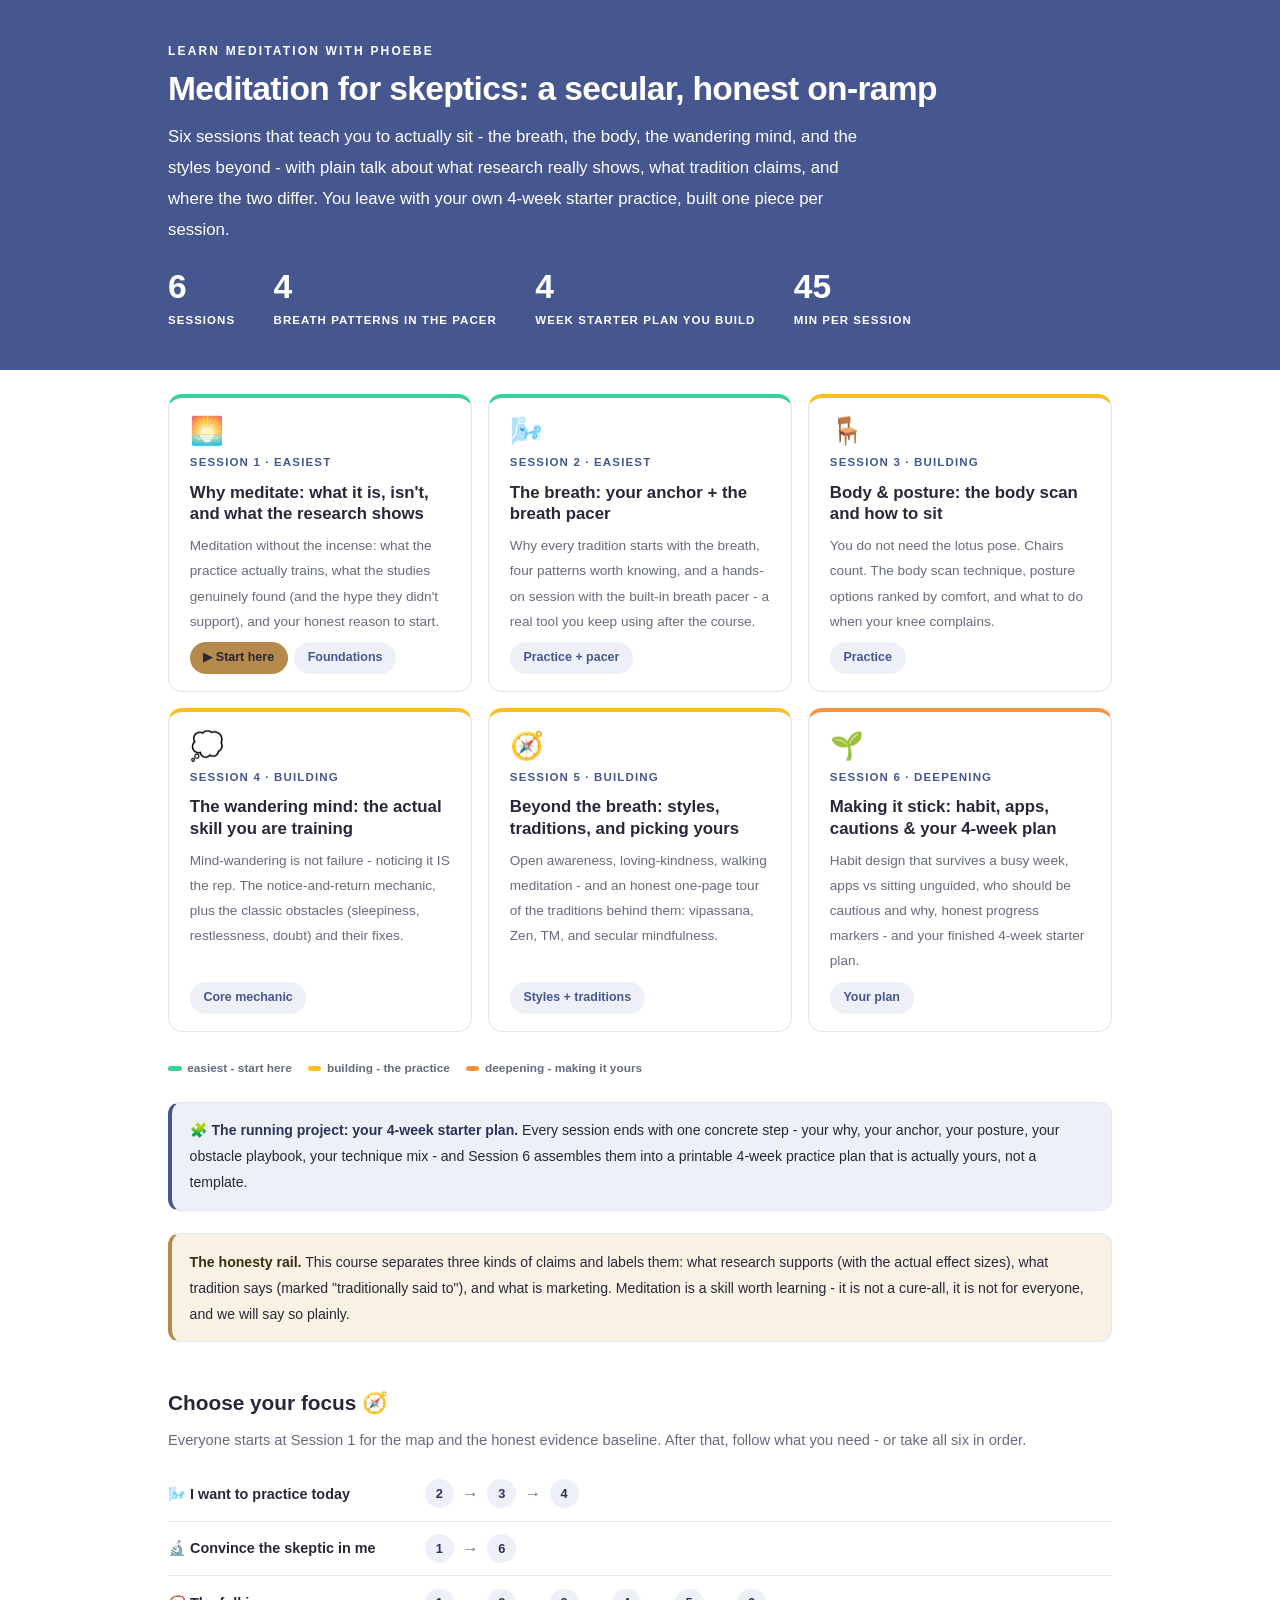
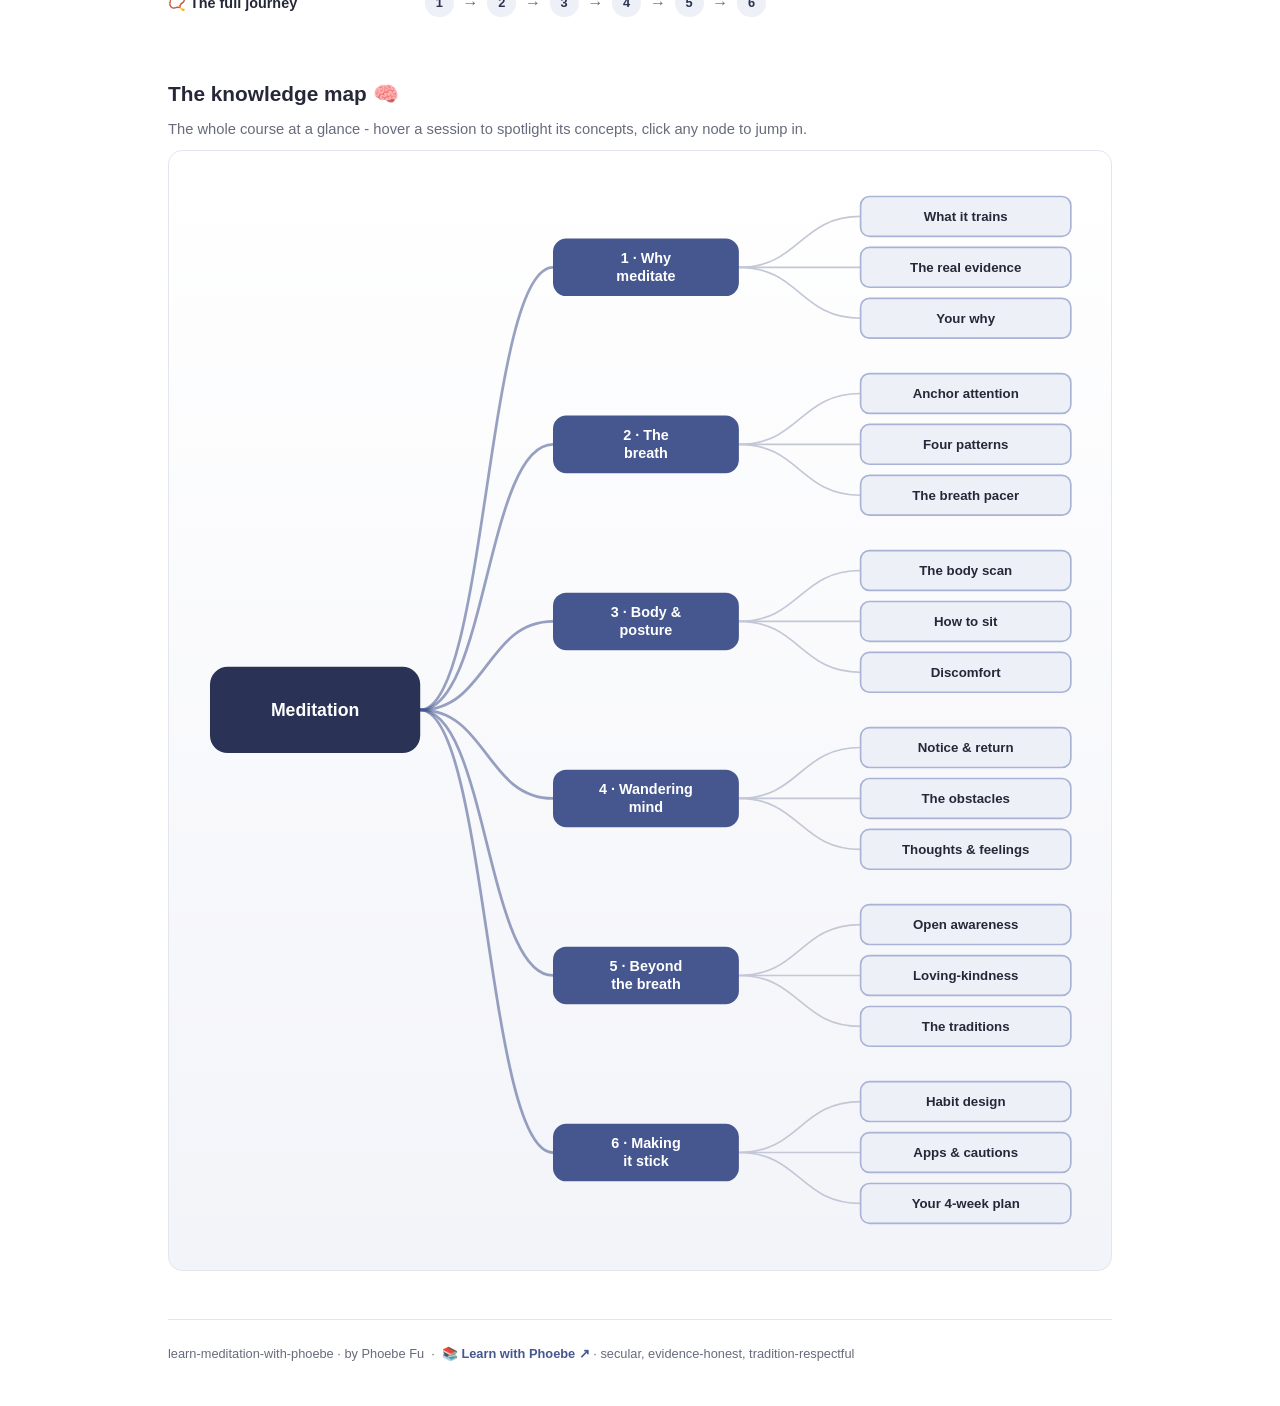
<file: index.html>
<!DOCTYPE html>
<html lang="en">
<head>
<meta charset="UTF-8">
<meta name="viewport" content="width=device-width, initial-scale=1.0">
<!-- social:start -->
<meta name="description" content="Six sessions that teach you to actually sit - the breath, the body, the wandering mind, and the styles beyond - with plain talk about what research really shows, what tradition claims, and where...">
<meta property="og:type" content="article">
<meta property="og:site_name" content="Learn with Phoebe">
<meta property="og:title" content="learn meditation with phoebe - a secular, honest on-ramp to a real practice">
<meta property="og:description" content="Six sessions that teach you to actually sit - the breath, the body, the wandering mind, and the styles beyond - with plain talk about what research really shows, what tradition claims, and where...">
<meta property="og:url" content="https://phoebefu6.github.io/learn-meditation-with-phoebe/">
<meta property="og:image" content="https://phoebefu6.github.io/learn-meditation-with-phoebe/assets/og-cover.png">
<meta property="og:image:width" content="1200">
<meta property="og:image:height" content="630">
<meta name="twitter:card" content="summary_large_image">
<meta name="twitter:title" content="learn meditation with phoebe - a secular, honest on-ramp to a real practice">
<meta name="twitter:description" content="Six sessions that teach you to actually sit - the breath, the body, the wandering mind, and the styles beyond - with plain talk about what research really shows, what tradition claims, and where...">
<meta name="twitter:image" content="https://phoebefu6.github.io/learn-meditation-with-phoebe/assets/og-cover.png">
<!-- social:end -->
<title>learn meditation with phoebe - a secular, honest on-ramp to a real practice</title>
<link rel="stylesheet" href="assets/style.css?v=28">
<style>
  .stats-row { display: flex; gap: 2.4rem; margin-top: 1.5rem; flex-wrap: wrap; }
  .stat b { display: block; font-size: 2.1rem; font-weight: 800; line-height: 1.05; font-variant-numeric: tabular-nums; }
  .stat span { font-size: .72rem; opacity: 1; text-transform: uppercase; letter-spacing: .09em; font-weight: 600; }

  .course-grid { display: grid; grid-template-columns: repeat(auto-fit, minmax(17rem, 1fr)); gap: 1rem; margin-top: 1.5rem; }
  .course-card {
    border: 1px solid var(--hairline);
    border-top: 4px solid var(--diff, var(--indigo));
    border-radius: var(--radius);
    padding: 1.2rem 1.3rem 1.1rem;
    display: flex;
    flex-direction: column;
    gap: .5rem;
    text-decoration: none;
    color: var(--ink);
    background: #fff;
    transition: box-shadow .15s ease, border-color .15s ease, transform .15s ease;
    position: relative;
  }
  .course-card:hover { border-color: var(--indigo-soft); border-top-color: var(--diff, var(--indigo)); box-shadow: 0 8px 28px rgba(70,87,143,.16); transform: translateY(-3px); }
  .course-card .cicon { font-size: 1.7rem; line-height: 1; }
  .course-card .cnum { font-size: .72rem; font-weight: 700; color: var(--indigo); text-transform: uppercase; letter-spacing: .1em; }
  .course-card h3 { font-size: 1.05rem; font-weight: 800; line-height: 1.3; }
  .course-card p { font-size: .85rem; color: var(--muted); flex: 1; }
  .course-card .meta { display: flex; gap: .4rem; flex-wrap: wrap; }

  .diff-legend { display: flex; gap: 1rem; margin-top: 1.6rem; font-size: .74rem; color: var(--muted); font-weight: 600; flex-wrap: wrap; }
  .diff-legend i { display: inline-block; width: .85rem; height: .35rem; border-radius: 999px; margin-right: .35rem; vertical-align: middle; }

  .paths { margin-top: 2.6rem; }
  .paths h2 { font-size: 1.3rem; font-weight: 800; margin-bottom: .3rem; }
  .paths .plede { color: var(--muted); font-size: .92rem; margin-bottom: .8rem; }
  .path { display: flex; gap: .55rem; align-items: center; padding: .75rem 0; border-bottom: .5px solid var(--hairline); flex-wrap: wrap; }
  .path:last-child { border-bottom: none; }
  .path b { min-width: 15.5rem; font-size: .9rem; }
  .path .pstep { background: var(--indigo-50); color: var(--indigo-deep); border-radius: 999px; padding: .16rem .68rem; font-weight: 700; font-size: .8rem; text-decoration: none; transition: all .12s ease; }
  .path .pstep:hover { background: var(--indigo); color: #fff; }
  .path .parr { color: var(--muted); font-weight: 700; }

  .mm-section { margin-top: 1.6rem; }
  .mm-section h2 { font-size: 1.3rem; font-weight: 800; margin-bottom: .2rem; }
  .mm-section .mm-lede { color: var(--muted); font-size: .92rem; margin-bottom: .4rem; }
  .mm-wrap { border: 1px solid var(--hairline); border-radius: var(--radius); background: linear-gradient(180deg,#fff, #F3F4F9); padding: .6rem; overflow-x: auto; }
  .mm-svg { width: 100%; height: auto; display: block; max-width: 60rem; margin: 0 auto; min-width: 34rem; }
  .mm-link { cursor: pointer; text-decoration: none; }
  .mm-node rect { transition: opacity .15s ease, filter .15s ease; }
  .mm-node text { pointer-events: none; }
  .mm-link:hover .mm-node rect { filter: brightness(1.06); }
  .mm-edge { transition: opacity .15s ease; }

  .note-band { margin-top: 1.4rem; background: var(--amber-50); border: 1px solid var(--hairline); border-left: 4px solid var(--amber); border-radius: 12px; padding: .9rem 1.1rem; font-size: .88rem; color: var(--ink); }
  .note-band b { color: var(--amber-ink); }

  .project-band { margin-top: 1.4rem; background: var(--indigo-50); border: 1px solid var(--hairline); border-left: 4px solid var(--indigo); border-radius: 12px; padding: .9rem 1.1rem; font-size: .88rem; color: var(--ink); }
  .project-band b { color: var(--indigo-deep); }
</style>
</head>
<body>

<header class="masthead">
  <div class="wrap">
    <div class="eyebrow">Learn Meditation with Phoebe</div>
    <h1>Meditation for skeptics: a <span class="accent">secular, honest</span> on-ramp</h1>
    <p class="sub">Six sessions that teach you to actually sit - the breath, the body, the wandering mind, and the styles beyond - with plain talk about what research really shows, what tradition claims, and where the two differ. You leave with your own 4-week starter practice, built one piece per session.</p>
    <div class="stats-row">
      <div class="stat"><b data-count="6">6</b><span>sessions</span></div>
      <div class="stat"><b data-count="4">4</b><span>breath patterns in the pacer</span></div>
      <div class="stat"><b data-count="4">4</b><span>week starter plan you build</span></div>
      <div class="stat"><b data-count="45">45</b><span>min per session</span></div>
    </div>
  </div>
</header>

<main class="wrap">

  <section class="section">
    <div class="course-grid">
      <a class="course-card" href="courses/01-why-meditate.html" style="--diff:#34D399">
        <span class="cicon">🌅</span>
        <span class="cnum">Session 1 · easiest</span>
        <h3>Why meditate: what it is, isn't, and what the research shows</h3>
        <p>Meditation without the incense: what the practice actually trains, what the studies genuinely found (and the hype they didn't support), and your honest reason to start.</p>
        <span class="meta"><span class="pill amber">▶ Start here</span><span class="pill light">Foundations</span></span>
      </a>
      <a class="course-card" href="courses/02-the-breath.html" style="--diff:#34D399">
        <span class="cicon">🌬️</span>
        <span class="cnum">Session 2 · easiest</span>
        <h3>The breath: your anchor + the breath pacer</h3>
        <p>Why every tradition starts with the breath, four patterns worth knowing, and a hands-on session with the built-in breath pacer - a real tool you keep using after the course.</p>
        <span class="meta"><span class="pill light">Practice + pacer</span></span>
      </a>
      <a class="course-card" href="courses/03-body-posture.html" style="--diff:#FBBF24">
        <span class="cicon">🪑</span>
        <span class="cnum">Session 3 · building</span>
        <h3>Body &amp; posture: the body scan and how to sit</h3>
        <p>You do not need the lotus pose. Chairs count. The body scan technique, posture options ranked by comfort, and what to do when your knee complains.</p>
        <span class="meta"><span class="pill light">Practice</span></span>
      </a>
      <a class="course-card" href="courses/04-wandering-mind.html" style="--diff:#FBBF24">
        <span class="cicon">💭</span>
        <span class="cnum">Session 4 · building</span>
        <h3>The wandering mind: the actual skill you are training</h3>
        <p>Mind-wandering is not failure - noticing it IS the rep. The notice-and-return mechanic, plus the classic obstacles (sleepiness, restlessness, doubt) and their fixes.</p>
        <span class="meta"><span class="pill light">Core mechanic</span></span>
      </a>
      <a class="course-card" href="courses/05-beyond-the-breath.html" style="--diff:#FBBF24">
        <span class="cicon">🧭</span>
        <span class="cnum">Session 5 · building</span>
        <h3>Beyond the breath: styles, traditions, and picking yours</h3>
        <p>Open awareness, loving-kindness, walking meditation - and an honest one-page tour of the traditions behind them: vipassana, Zen, TM, and secular mindfulness.</p>
        <span class="meta"><span class="pill light">Styles + traditions</span></span>
      </a>
      <a class="course-card" href="courses/06-making-it-stick.html" style="--diff:#FB923C">
        <span class="cicon">🌱</span>
        <span class="cnum">Session 6 · deepening</span>
        <h3>Making it stick: habit, apps, cautions &amp; your 4-week plan</h3>
        <p>Habit design that survives a busy week, apps vs sitting unguided, who should be cautious and why, honest progress markers - and your finished 4-week starter plan.</p>
        <span class="meta"><span class="pill light">Your plan</span></span>
      </a>
    </div>
    <div class="diff-legend">
      <span><i style="background:#34D399"></i>easiest - start here</span>
      <span><i style="background:#FBBF24"></i>building - the practice</span>
      <span><i style="background:#FB923C"></i>deepening - making it yours</span>
    </div>

    <div class="project-band">
      <b>🧩 The running project: your 4-week starter plan.</b> Every session ends with one concrete step - your why, your anchor, your posture, your obstacle playbook, your technique mix - and Session 6 assembles them into a printable 4-week practice plan that is actually yours, not a template.
    </div>

    <div class="note-band">
      <b>The honesty rail.</b> This course separates three kinds of claims and labels them: what research supports (with the actual effect sizes), what tradition says (marked "traditionally said to"), and what is marketing. Meditation is a skill worth learning - it is not a cure-all, it is not for everyone, and we will say so plainly.
    </div>

    <div class="paths">
      <h2>Choose your focus 🧭</h2>
      <p class="plede">Everyone starts at Session 1 for the map and the honest evidence baseline. After that, follow what you need - or take all six in order.</p>
      <div class="path"><b>🌬️ I want to practice today</b>
        <a class="pstep" href="courses/02-the-breath.html">2</a><span class="parr">→</span>
        <a class="pstep" href="courses/03-body-posture.html">3</a><span class="parr">→</span>
        <a class="pstep" href="courses/04-wandering-mind.html">4</a>
      </div>
      <div class="path"><b>🔬 Convince the skeptic in me</b>
        <a class="pstep" href="courses/01-why-meditate.html">1</a><span class="parr">→</span>
        <a class="pstep" href="courses/06-making-it-stick.html">6</a>
      </div>
      <div class="path"><b>📿 The full journey</b>
        <a class="pstep" href="courses/01-why-meditate.html">1</a><span class="parr">→</span>
        <a class="pstep" href="courses/02-the-breath.html">2</a><span class="parr">→</span>
        <a class="pstep" href="courses/03-body-posture.html">3</a><span class="parr">→</span>
        <a class="pstep" href="courses/04-wandering-mind.html">4</a><span class="parr">→</span>
        <a class="pstep" href="courses/05-beyond-the-breath.html">5</a><span class="parr">→</span>
        <a class="pstep" href="courses/06-making-it-stick.html">6</a>
      </div>
    </div>
  </section>

  <section class="section mm-section">
    <h2>The knowledge map 🧠</h2>
    <p class="mm-lede">The whole course at a glance - hover a session to spotlight its concepts, click any node to jump in.</p>
    <div class="mm-wrap"><div id="mindmap"></div></div>
  </section>

  <footer class="pagefoot">
    <span>learn-meditation-with-phoebe · by Phoebe Fu &nbsp;·&nbsp; 📚 <a href="https://phoebefu6.github.io/learn-with-phoebe/">Learn with Phoebe ↗</a> · secular, evidence-honest, tradition-respectful</span>
  </footer>
</main>

<script>
window.MINDMAP_DATA = {
  title: "Meditation",
  centerColor: "#2A3356",
  sessions: [
    { label: "Why\nmeditate", href: "courses/01-why-meditate.html", color: "#34D399",
      concepts: [
        { label: "What it trains", href: "courses/01-why-meditate.html" },
        { label: "The real evidence", href: "courses/01-why-meditate.html" },
        { label: "Your why", href: "courses/01-why-meditate.html" } ] },
    { label: "The\nbreath", href: "courses/02-the-breath.html", color: "#34D399",
      concepts: [
        { label: "Anchor attention", href: "courses/02-the-breath.html" },
        { label: "Four patterns", href: "courses/02-the-breath.html" },
        { label: "The breath pacer", href: "courses/02-the-breath.html" } ] },
    { label: "Body &\nposture", href: "courses/03-body-posture.html", color: "#FBBF24",
      concepts: [
        { label: "The body scan", href: "courses/03-body-posture.html" },
        { label: "How to sit", href: "courses/03-body-posture.html" },
        { label: "Discomfort", href: "courses/03-body-posture.html" } ] },
    { label: "Wandering\nmind", href: "courses/04-wandering-mind.html", color: "#FBBF24",
      concepts: [
        { label: "Notice & return", href: "courses/04-wandering-mind.html" },
        { label: "The obstacles", href: "courses/04-wandering-mind.html" },
        { label: "Thoughts & feelings", href: "courses/04-wandering-mind.html" } ] },
    { label: "Beyond\nthe breath", href: "courses/05-beyond-the-breath.html", color: "#FBBF24",
      concepts: [
        { label: "Open awareness", href: "courses/05-beyond-the-breath.html" },
        { label: "Loving-kindness", href: "courses/05-beyond-the-breath.html" },
        { label: "The traditions", href: "courses/05-beyond-the-breath.html" } ] },
    { label: "Making\nit stick", href: "courses/06-making-it-stick.html", color: "#FB923C",
      concepts: [
        { label: "Habit design", href: "courses/06-making-it-stick.html" },
        { label: "Apps & cautions", href: "courses/06-making-it-stick.html" },
        { label: "Your 4-week plan", href: "courses/06-making-it-stick.html" } ] }
  ]
};
</script>
<script src="assets/mindmap.js?v=7"></script>
<script src="assets/app.js?v=26"></script>
</body>
</html>
</file>
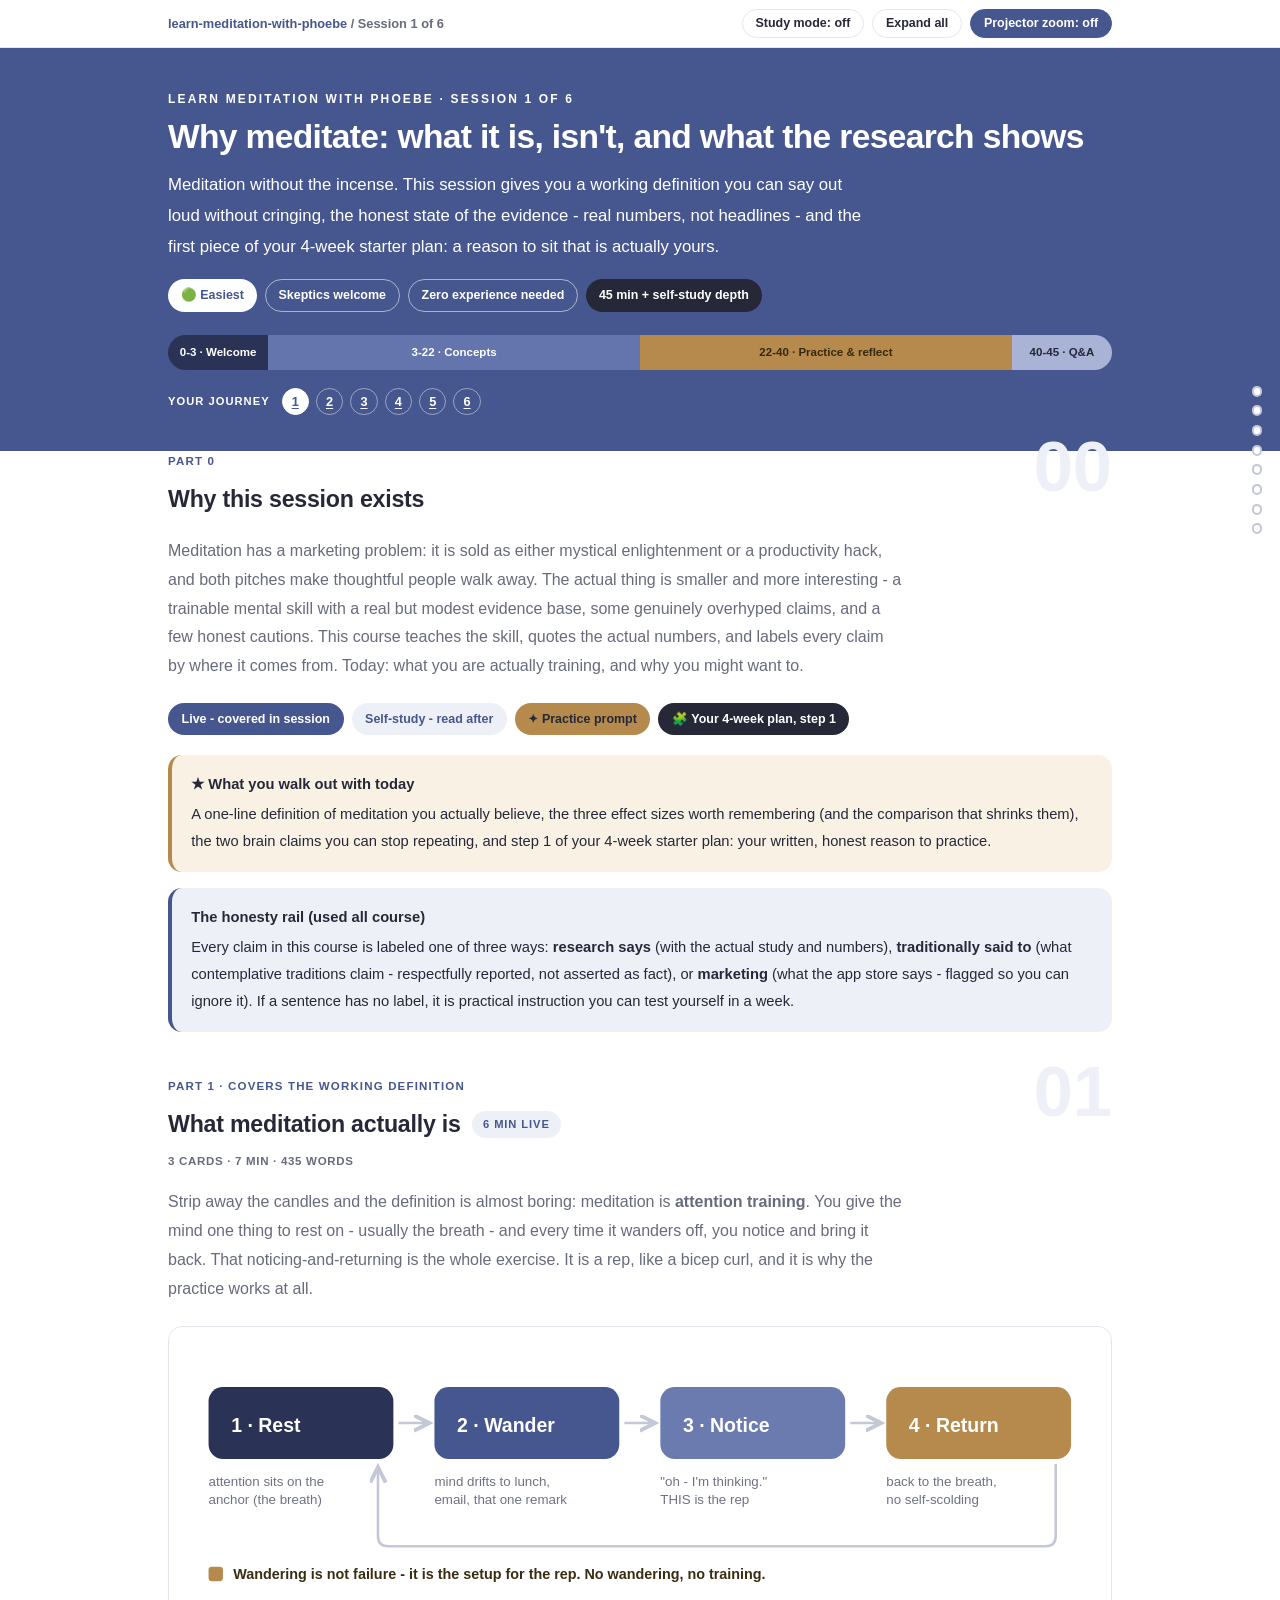
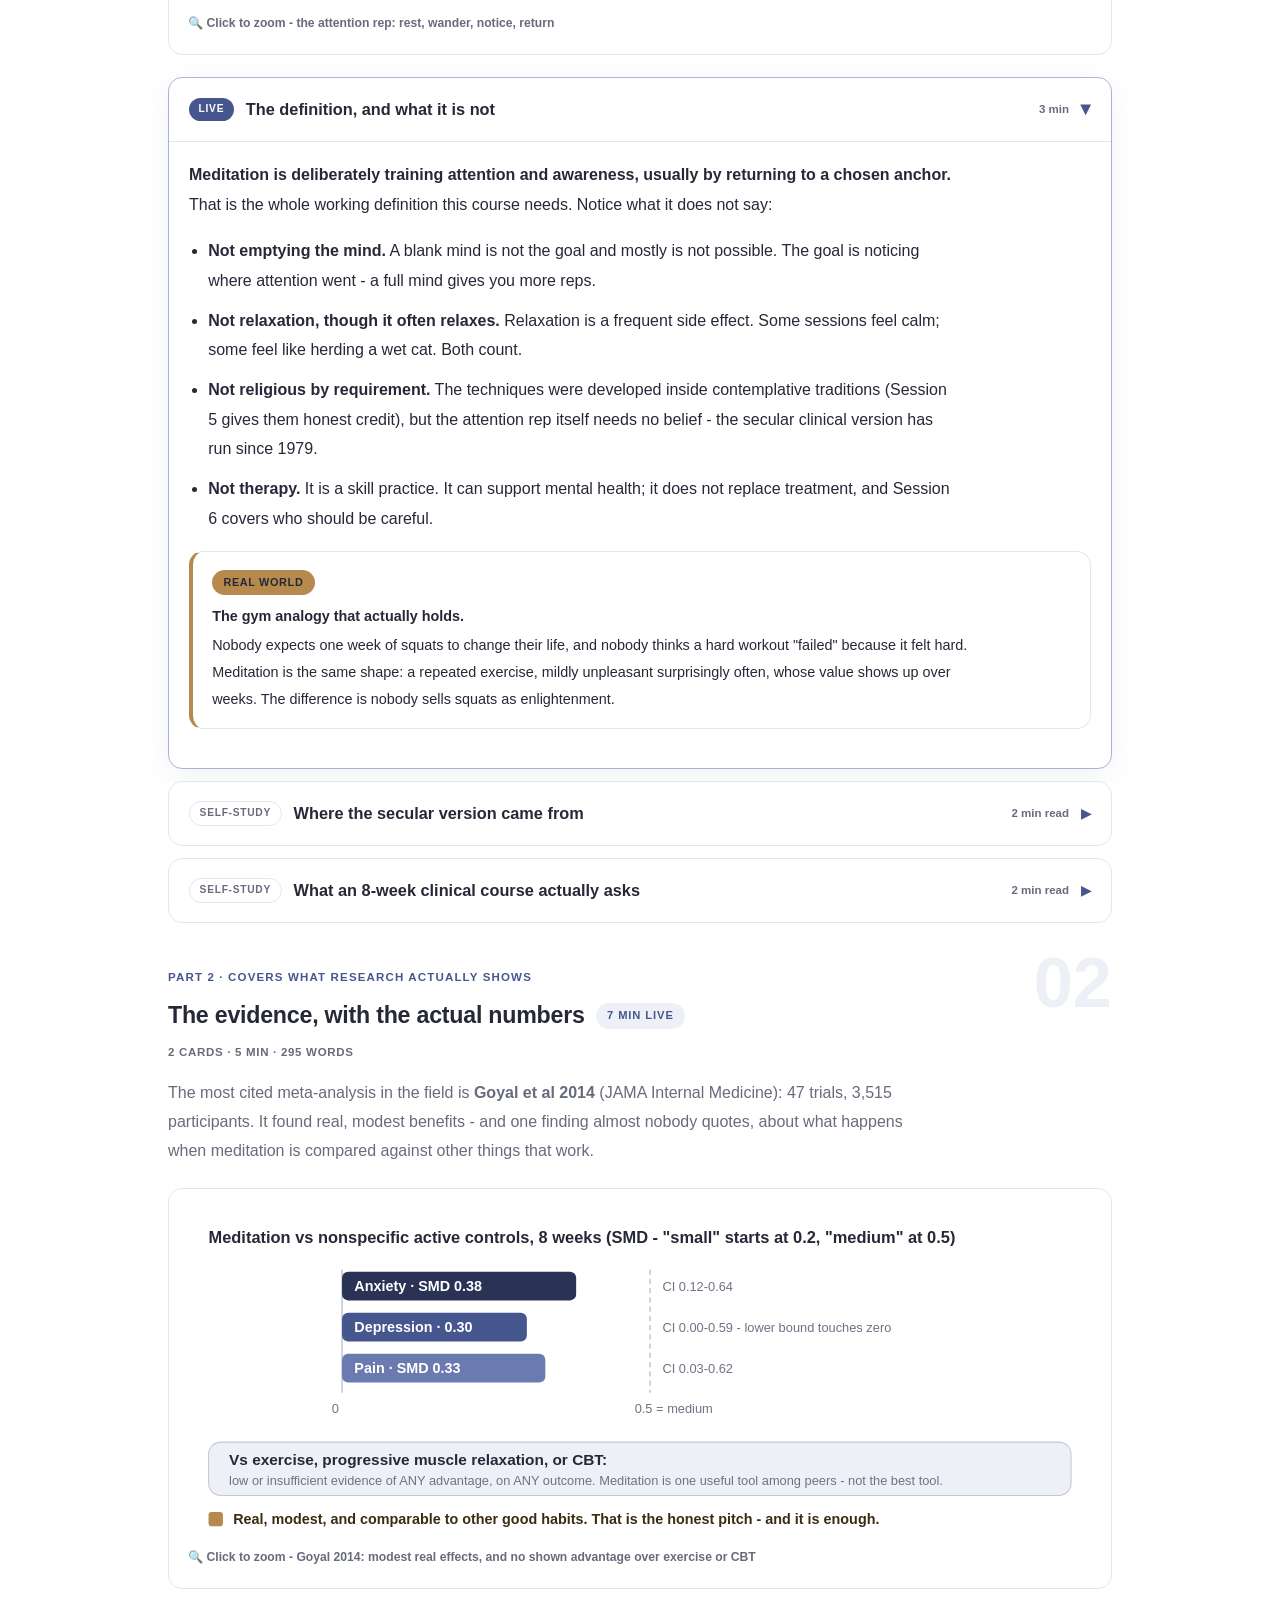
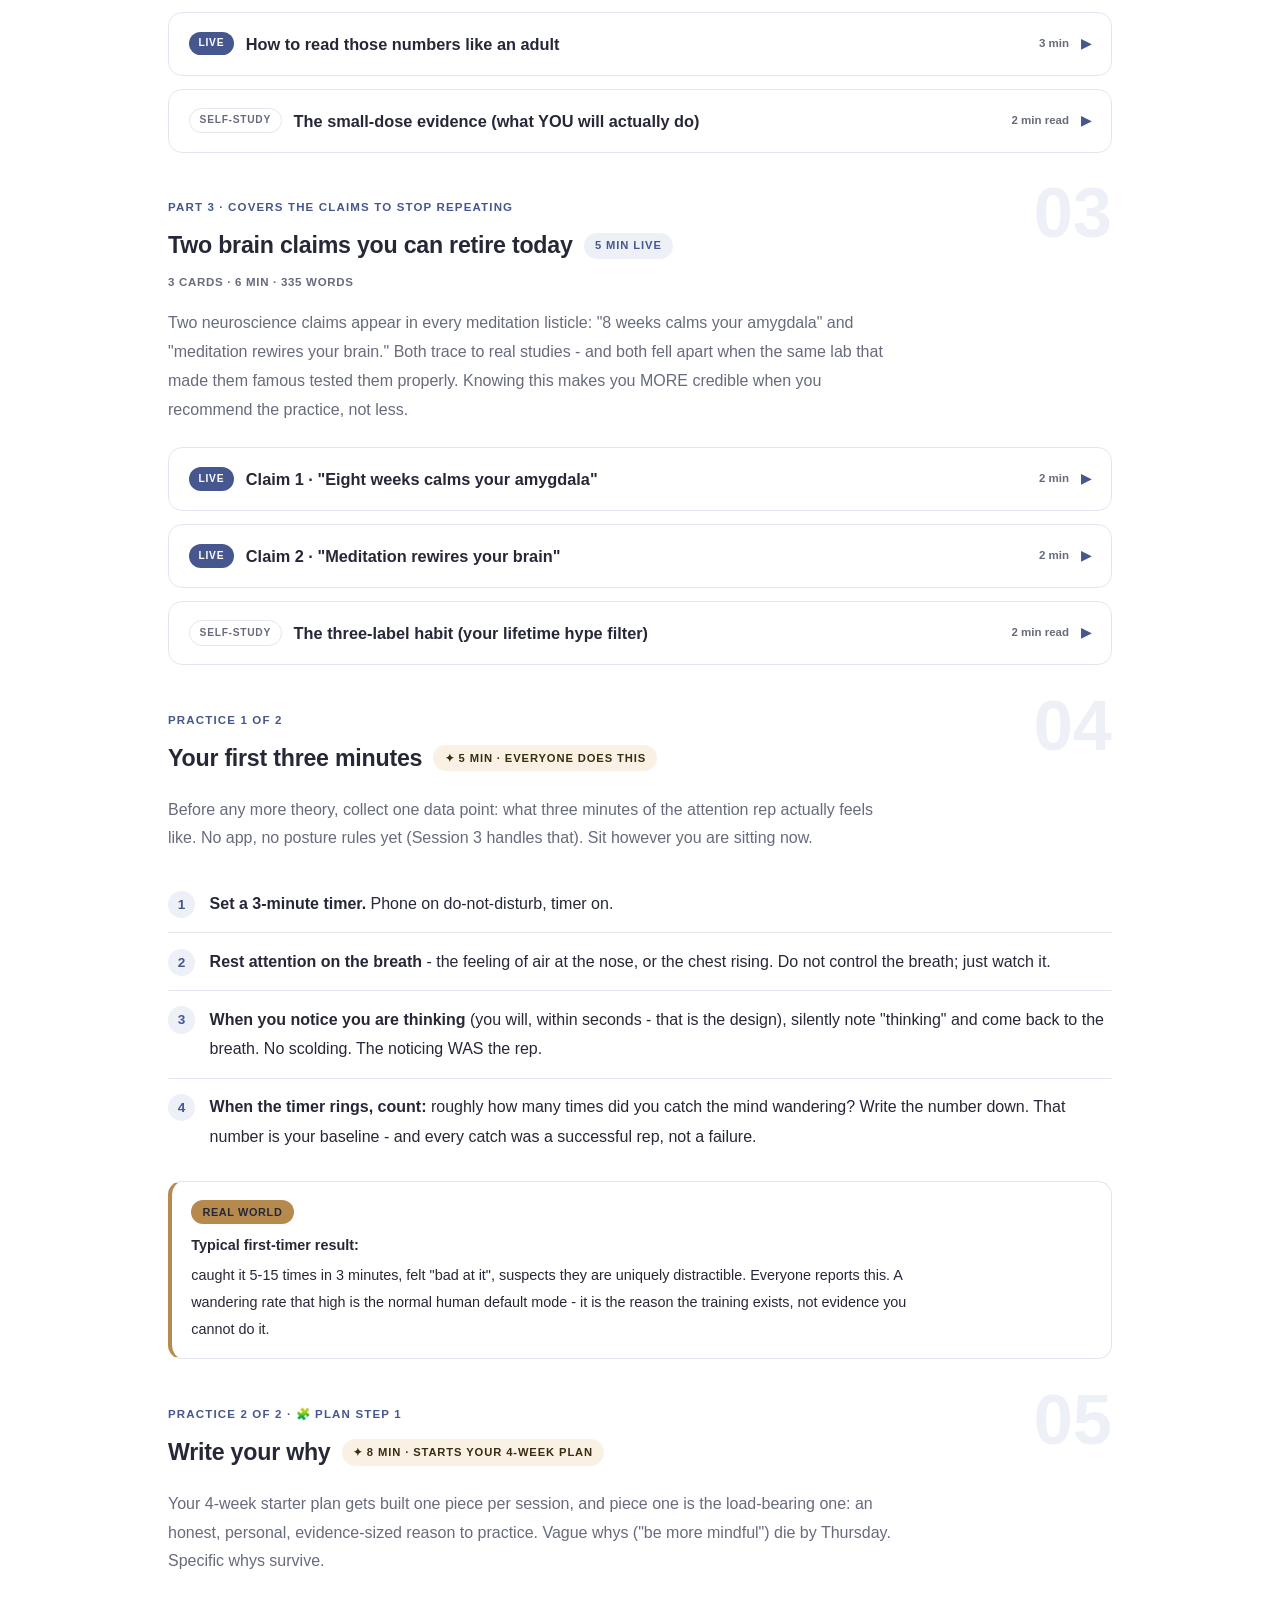
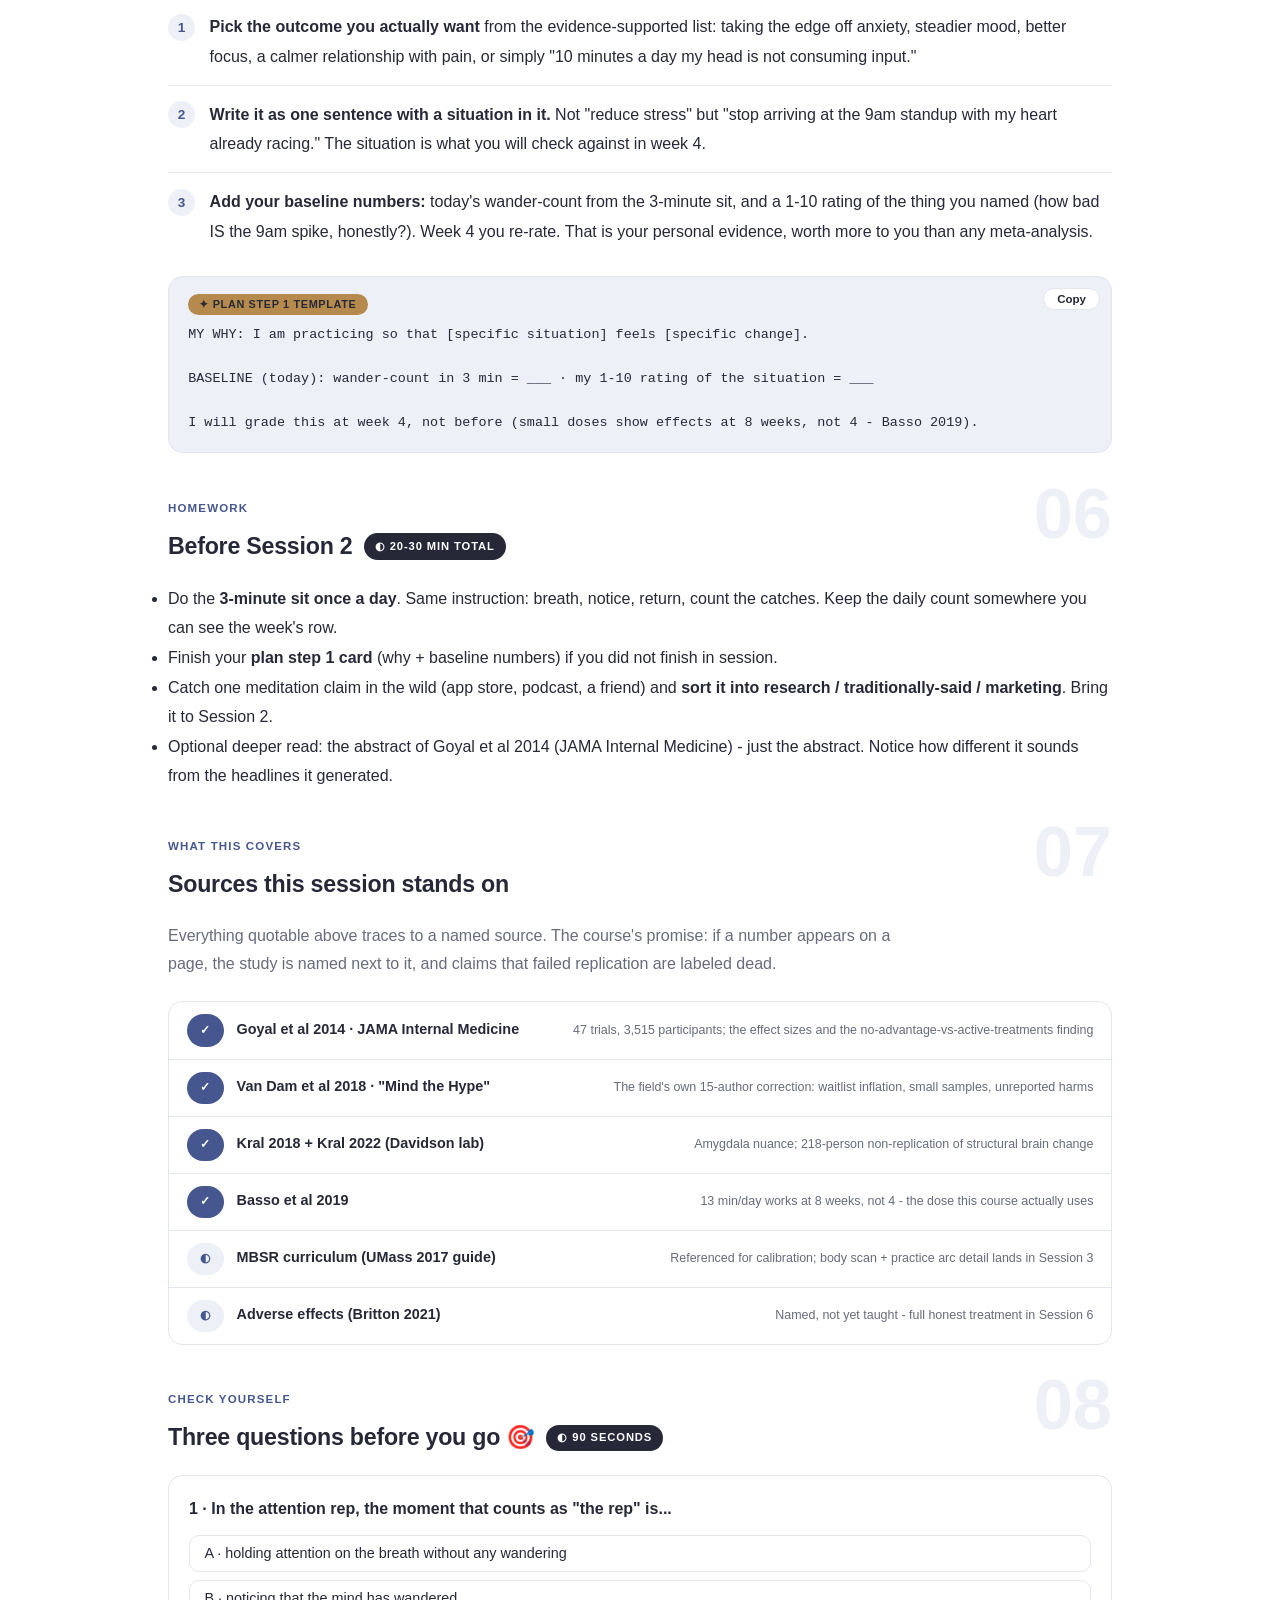
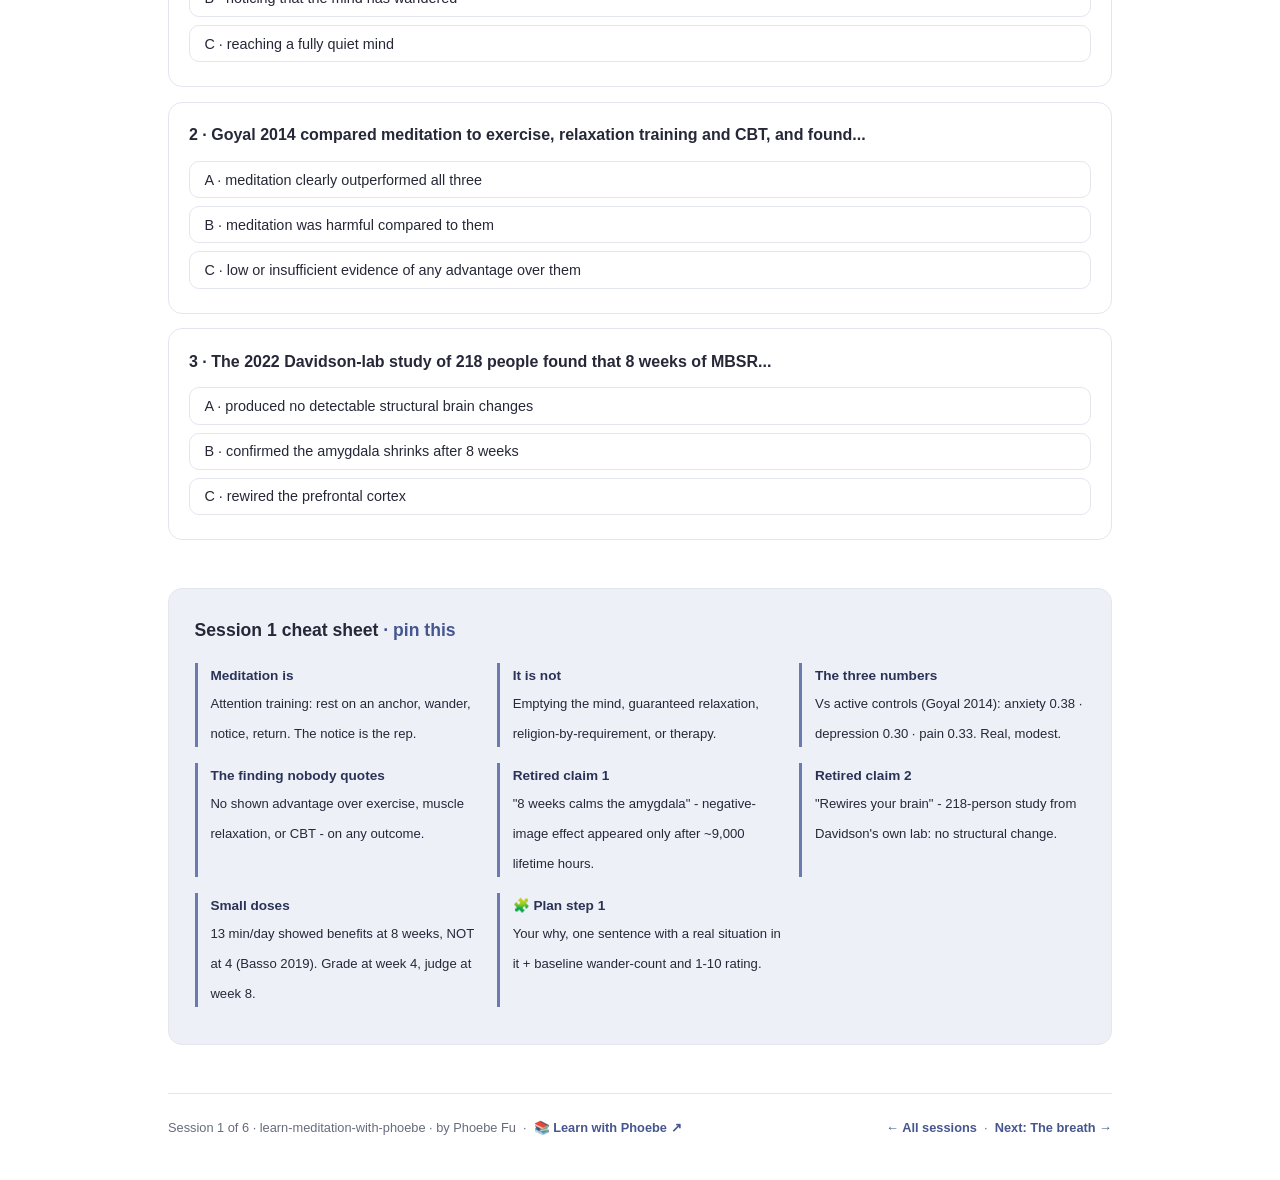
<file: courses/01-why-meditate.html>
<!DOCTYPE html>
<html lang="en">
<head>
<meta charset="UTF-8">
<meta name="viewport" content="width=device-width, initial-scale=1.0">
<!-- social:start -->
<meta name="description" content="Meditation has a marketing problem: it is sold as either mystical enlightenment or a productivity hack, and both pitches make thoughtful people walk away. The actual thing is smaller and...">
<meta property="og:type" content="article">
<meta property="og:site_name" content="Learn with Phoebe">
<meta property="og:title" content="Why meditate: what it is, isn&#x27;t, and what the research shows - learn meditation with phoebe">
<meta property="og:description" content="Meditation has a marketing problem: it is sold as either mystical enlightenment or a productivity hack, and both pitches make thoughtful people walk away. The actual thing is smaller and...">
<meta property="og:url" content="https://phoebefu6.github.io/learn-meditation-with-phoebe/courses/01-why-meditate.html">
<meta property="og:image" content="https://phoebefu6.github.io/learn-meditation-with-phoebe/assets/og-cover.png">
<meta property="og:image:width" content="1200">
<meta property="og:image:height" content="630">
<meta name="twitter:card" content="summary_large_image">
<meta name="twitter:title" content="Why meditate: what it is, isn&#x27;t, and what the research shows - learn meditation with phoebe">
<meta name="twitter:description" content="Meditation has a marketing problem: it is sold as either mystical enlightenment or a productivity hack, and both pitches make thoughtful people walk away. The actual thing is smaller and...">
<meta name="twitter:image" content="https://phoebefu6.github.io/learn-meditation-with-phoebe/assets/og-cover.png">
<!-- social:end -->
<title>Session 1 · Why meditate: what it is, isn't, and what the research shows - learn meditation with phoebe</title>
<link rel="stylesheet" href="../assets/style.css?v=27">
</head>
<body>

<div class="toolbar">
  <div class="wrap">
    <span class="crumb"><a href="../index.html">learn-meditation-with-phoebe</a> / Session 1 of 6</span>
    <button class="btn" id="toggle-all" type="button">Expand all</button>
    <button class="btn primary" id="zoom-toggle" type="button">Projector zoom: off</button>
  </div>
</div>

<header class="masthead">
  <div class="wrap">
    <div class="eyebrow">Learn Meditation with Phoebe · Session 1 of 6</div>
    <h1>Why meditate: what it <span class="accent">is, isn't,</span> and what the research shows</h1>
    <p class="sub">Meditation without the incense. This session gives you a working definition you can say out loud without cringing, the honest state of the evidence - real numbers, not headlines - and the first piece of your 4-week starter plan: a reason to sit that is actually yours.</p>
    <div class="chip-row">
      <span class="chip level">🟢 Easiest</span>
      <span class="chip audience">Skeptics welcome</span>
      <span class="chip audience">Zero experience needed</span>
      <span class="chip time">45 min + self-study depth</span>
    </div>
    <div class="agenda">
      <span class="a1" style="flex:1">0-3 · Welcome</span>
      <span class="a2" style="flex:4">3-22 · Concepts</span>
      <span class="a3" style="flex:4">22-40 · Practice &amp; reflect</span>
      <span class="a4" style="flex:1">40-45 · Q&amp;A</span>
    </div>
  </div>
</header>

<main class="wrap">

  <!-- ============ INTRO ============ -->
  <section class="section" id="intro">
    <div class="section-kicker">
      <span class="klabel">Part 0</span>
      <h2>Why this session exists</h2>
    </div>
    <p class="lede">Meditation has a marketing problem: it is sold as either mystical enlightenment or a productivity hack, and both pitches make thoughtful people walk away. The actual thing is smaller and more interesting - a trainable mental skill with a real but modest evidence base, some genuinely overhyped claims, and a few honest cautions. This course teaches the skill, quotes the actual numbers, and labels every claim by where it comes from. Today: what you are actually training, and why you might want to.</p>
    <div class="legend">
      <span class="pill solid">Live - covered in session</span>
      <span class="pill light">Self-study - read after</span>
      <span class="pill peach">✦ Practice prompt</span>
      <span class="pill inkpill">🧩 Your 4-week plan, step 1</span>
    </div>
    <div class="callout win">
      <strong>★ What you walk out with today</strong>
      A one-line definition of meditation you actually believe, the three effect sizes worth remembering (and the comparison that shrinks them), the two brain claims you can stop repeating, and step 1 of your 4-week starter plan: your written, honest reason to practice.
    </div>
    <div class="callout tip">
      <strong>The honesty rail (used all course)</strong>
      Every claim in this course is labeled one of three ways: <strong>research says</strong> (with the actual study and numbers), <strong>traditionally said to</strong> (what contemplative traditions claim - respectfully reported, not asserted as fact), or <strong>marketing</strong> (what the app store says - flagged so you can ignore it). If a sentence has no label, it is practical instruction you can test yourself in a week.
    </div>
  </section>

  <!-- ============ PART 1: WHAT MEDITATION IS ============ -->
  <section class="section" id="what-it-is">
    <div class="section-kicker">
      <span class="klabel">Part 1 · covers the working definition</span>
      <h2>What meditation actually is <span class="tag concept">6 min live</span></h2>
    </div>
    <p class="lede">Strip away the candles and the definition is almost boring: meditation is <strong>attention training</strong>. You give the mind one thing to rest on - usually the breath - and every time it wanders off, you notice and bring it back. That noticing-and-returning is the whole exercise. It is a rep, like a bicep curl, and it is why the practice works at all.</p>

    <figure class="zoomable">
      <svg viewBox="0 0 880 250" xmlns="http://www.w3.org/2000/svg" role="img" aria-label="The attention rep: rest on the anchor, wander, notice, return">
        <style>
          .waL { font: 800 30px Inter, sans-serif; fill: #FFFFFF; }
          .waT { font: 700 16px Inter, sans-serif; fill: #262838; }
          .waX { font: 400 13px Inter, sans-serif; fill: #6E7284; }
          .waN { font: 600 14px Inter, sans-serif; fill: #3A2C10; }
          .waA { stroke: #C3C7D6; stroke-width: 2.5; fill: none; marker-end: url(#waAh); }
        </style>
        <defs>
          <marker id="waAh" markerWidth="8" markerHeight="8" refX="6" refY="3" orient="auto">
            <path d="M0,0 L6,3 L0,6" fill="none" stroke="#C3C7D6" stroke-width="1.5"/>
          </marker>
        </defs>
        <rect x="20" y="40" width="180" height="70" rx="14" fill="#2A3356"/>
        <text class="waL" x="42" y="84" style="font-size:19px">1 · Rest</text>
        <text class="waX" x="20" y="136">attention sits on the</text>
        <text class="waX" x="20" y="154">anchor (the breath)</text>
        <line class="waA" x1="205" y1="75" x2="235" y2="75"/>
        <rect x="240" y="40" width="180" height="70" rx="14" fill="#46578F"/>
        <text class="waL" x="262" y="84" style="font-size:19px">2 · Wander</text>
        <text class="waX" x="240" y="136">mind drifts to lunch,</text>
        <text class="waX" x="240" y="154">email, that one remark</text>
        <line class="waA" x1="425" y1="75" x2="455" y2="75"/>
        <rect x="460" y="40" width="180" height="70" rx="14" fill="#6B7BB0"/>
        <text class="waL" x="482" y="84" style="font-size:19px">3 · Notice</text>
        <text class="waX" x="460" y="136">"oh - I'm thinking."</text>
        <text class="waX" x="460" y="154">THIS is the rep</text>
        <line class="waA" x1="645" y1="75" x2="675" y2="75"/>
        <rect x="680" y="40" width="180" height="70" rx="14" fill="#B58A4C"/>
        <text class="waL" x="702" y="84" style="font-size:19px">4 · Return</text>
        <text class="waX" x="680" y="136">back to the breath,</text>
        <text class="waX" x="680" y="154">no self-scolding</text>
        <path class="waA" d="M 845 115 L 845 185 Q 845 195 835 195 L 195 195 Q 185 195 185 185 L 185 118"/>
        <rect x="20" y="215" width="14" height="14" rx="3" fill="#B58A4C"/>
        <text class="waN" x="44" y="227">Wandering is not failure - it is the setup for the rep. No wandering, no training.</text>
      </svg>
      <figcaption>🔍 Click to zoom - the attention rep: rest, wander, notice, return</figcaption>
    </figure>

    <details class="card" open>
      <summary><span class="mode live">Live</span>The definition, and what it is not<span class="mini">3 min</span><span class="caret">▶</span></summary>
      <div class="body">
        <p><strong>Meditation is deliberately training attention and awareness, usually by returning to a chosen anchor.</strong> That is the whole working definition this course needs. Notice what it does not say:</p>
        <ul>
          <li><strong>Not emptying the mind.</strong> A blank mind is not the goal and mostly is not possible. The goal is noticing where attention went - a full mind gives you more reps.</li>
          <li><strong>Not relaxation, though it often relaxes.</strong> Relaxation is a frequent side effect. Some sessions feel calm; some feel like herding a wet cat. Both count.</li>
          <li><strong>Not religious by requirement.</strong> The techniques were developed inside contemplative traditions (Session 5 gives them honest credit), but the attention rep itself needs no belief - the secular clinical version has run since 1979.</li>
          <li><strong>Not therapy.</strong> It is a skill practice. It can support mental health; it does not replace treatment, and Session 6 covers who should be careful.</li>
        </ul>
        <div class="callout example">
          <span class="ex-pill">Real world</span>
          <p><strong>The gym analogy that actually holds.</strong> Nobody expects one week of squats to change their life, and nobody thinks a hard workout "failed" because it felt hard. Meditation is the same shape: a repeated exercise, mildly unpleasant surprisingly often, whose value shows up over weeks. The difference is nobody sells squats as enlightenment.</p>
        </div>
      </div>
    </details>

    <details class="card">
      <summary><span class="mode self">Self-study</span>Where the secular version came from<span class="mini">2 min read</span><span class="caret">▶</span></summary>
      <div class="body">
        <p>In <strong>1979</strong>, Jon Kabat-Zinn - a molecular-biology-trained researcher at the University of Massachusetts Medical School - founded the Stress Reduction Clinic and its 8-week program, <strong>MBSR</strong> (Mindfulness-Based Stress Reduction), as a referral service for patients not fully responding to conventional treatment. He deliberately translated practices from Zen, vipassana and yoga into clinical, secular language.</p>
        <p>That translation is why meditation could be studied, prescribed and insured - and it is also why the research got messy: "mindfulness" now names a trait, a state, a technique and an 8-week program interchangeably, which makes studies hard to compare. Researchers said this about their own field in a 15-author 2018 paper bluntly titled <em>Mind the Hype</em> (Van Dam et al, Perspectives on Psychological Science). We will use its corrections throughout.</p>
      </div>
    </details>

    <details class="card">
      <summary><span class="mode self">Self-study</span>What an 8-week clinical course actually asks<span class="mini">2 min read</span><span class="caret">▶</span></summary>
      <div class="body">
        <p>For calibration, the standard clinical program (MBSR) is heavier than most people assume: <strong>8 weekly classes of 2.5-3.5 hours</strong>, one <strong>7.5-hour silent retreat day</strong>, and daily home practice of <strong>40-45 minutes of guided practice</strong> - about an hour a day in total once informal exercises are counted. Most of the famous studies are studies of THAT dose.</p>
        <p>This course deliberately starts you far smaller (5-10 minutes a day, built up in Session 6) - but it will not pretend the small dose has the big dose's evidence. In real studies people complete about <strong>64% of assigned practice</strong> anyway (Parsons 2017, 43 studies) - imperfect adherence is normal, plan for it.</p>
      </div>
    </details>
  </section>

  <!-- ============ PART 2: THE EVIDENCE ============ -->
  <section class="section" id="evidence">
    <div class="section-kicker">
      <span class="klabel">Part 2 · covers what research actually shows</span>
      <h2>The evidence, with the actual numbers <span class="tag concept">7 min live</span></h2>
    </div>
    <p class="lede">The most cited meta-analysis in the field is <strong>Goyal et al 2014</strong> (JAMA Internal Medicine): 47 trials, 3,515 participants. It found real, modest benefits - and one finding almost nobody quotes, about what happens when meditation is compared against other things that work.</p>

    <figure class="zoomable">
      <svg viewBox="0 0 880 320" xmlns="http://www.w3.org/2000/svg" role="img" aria-label="Goyal 2014 effect sizes: anxiety 0.38, depression 0.30, pain 0.33 vs active controls; no advantage shown vs exercise, relaxation or CBT">
        <style>
          .evT { font: 700 16px Inter, sans-serif; fill: #262838; }
          .evB { font: 700 14px Inter, sans-serif; fill: #FFFFFF; }
          .evX { font: 400 12.5px Inter, sans-serif; fill: #6E7284; }
          .evS { font: 800 15px Inter, sans-serif; fill: #262838; }
          .evN { font: 600 14px Inter, sans-serif; fill: #3A2C10; }
        </style>
        <text class="evT" x="20" y="34">Meditation vs nonspecific active controls, 8 weeks (SMD - "small" starts at 0.2, "medium" at 0.5)</text>
        <!-- scale line -->
        <line x1="150" y1="60" x2="150" y2="180" stroke="#C3C7D6" stroke-width="1.5"/>
        <line x1="450" y1="60" x2="450" y2="180" stroke="#C3C7D6" stroke-width="1.5" stroke-dasharray="5 4"/>
        <text class="evX" x="435" y="200">0.5 = medium</text>
        <text class="evX" x="140" y="200">0</text>
        <!-- anxiety -->
        <rect x="150" y="62" width="228" height="28" rx="6" fill="#2A3356"/>
        <text class="evB" x="162" y="81">Anxiety · SMD 0.38</text>
        <text class="evX" x="462" y="81">CI 0.12-0.64</text>
        <!-- depression -->
        <rect x="150" y="102" width="180" height="28" rx="6" fill="#46578F"/>
        <text class="evB" x="162" y="121">Depression · 0.30</text>
        <text class="evX" x="462" y="121">CI 0.00-0.59 - lower bound touches zero</text>
        <!-- pain -->
        <rect x="150" y="142" width="198" height="28" rx="6" fill="#6B7BB0"/>
        <text class="evB" x="162" y="161">Pain · SMD 0.33</text>
        <text class="evX" x="462" y="161">CI 0.03-0.62</text>
        <!-- the comparison nobody quotes -->
        <rect x="20" y="228" width="840" height="52" rx="12" fill="#EEF0F8" stroke="#C3C7D6"/>
        <text class="evS" x="40" y="250">Vs exercise, progressive muscle relaxation, or CBT:</text>
        <text class="evX" x="40" y="270">low or insufficient evidence of ANY advantage, on ANY outcome. Meditation is one useful tool among peers - not the best tool.</text>
        <rect x="20" y="296" width="14" height="14" rx="3" fill="#B58A4C"/>
        <text class="evN" x="44" y="308">Real, modest, and comparable to other good habits. That is the honest pitch - and it is enough.</text>
      </svg>
      <figcaption>🔍 Click to zoom - Goyal 2014: modest real effects, and no shown advantage over exercise or CBT</figcaption>
    </figure>

    <details class="card">
      <summary><span class="mode live">Live</span>How to read those numbers like an adult<span class="mini">3 min</span><span class="caret">▶</span></summary>
      <div class="body">
        <p>Three honest readings, all true at once:</p>
        <ul>
          <li><strong>The benefits are real.</strong> Moderate-quality evidence for anxiety, depression and pain against active control groups - that is a serious bar, and meditation clears it.</li>
          <li><strong>The benefits are modest.</strong> SMDs of 0.30-0.38 are small-to-moderate. Meditation will likely take an edge off; it will not transform a clinical condition by itself. The depression estimate's confidence interval touches zero - treat it as the softest of the three.</li>
          <li><strong>Nothing magic.</strong> Head-to-head, no advantage was shown over exercise, progressive muscle relaxation or CBT. If you already run and it keeps your head right, meditation is a complement, not an upgrade.</li>
        </ul>
        <p>Why do headlines look so much better than this? <em>Mind the Hype</em> (Van Dam 2018) lists the mechanics: many studies compare against <strong>waitlists</strong> (doing nothing), which inflates effects; samples are small; positive results get published; adverse events go unmeasured. The fix is the comparison you just saw - against active controls, the honest number survives.</p>
        <div class="prompt-box good"><span class="label">✦ Say it out loud</span>The evidence-honest pitch, one breath long:

"Meditation reliably helps with anxiety, mood and pain - about as much as exercise does - and I can do it in a chair in five minutes."</div>
      </div>
    </details>

    <details class="card">
      <summary><span class="mode self">Self-study</span>The small-dose evidence (what YOU will actually do)<span class="mini">2 min read</span><span class="caret">▶</span></summary>
      <div class="body">
        <p>Since this course starts you at minutes-per-day, not an hour: the best small-dose trial is <strong>Basso et al 2019</strong>. Non-meditators did <strong>13 minutes a day</strong> of guided meditation vs a podcast-listening control group. At <strong>8 weeks</strong>: better mood, attention, working memory, and a smaller anxiety response to a lab stress test. At <strong>4 weeks: no significant differences yet.</strong></p>
        <ul>
          <li>Small daily doses work - <strong>but not fast</strong>. Give it eight weeks before you grade it.</li>
          <li>This is exactly why your running project is a 4-week STARTER plan: week 4 is where you decide to continue, not where you judge results.</li>
        </ul>
      </div>
    </details>
  </section>

  <!-- ============ PART 3: THE HYPE CORRECTIONS ============ -->
  <section class="section" id="hype">
    <div class="section-kicker">
      <span class="klabel">Part 3 · covers the claims to stop repeating</span>
      <h2>Two brain claims you can retire today <span class="tag concept">5 min live</span></h2>
    </div>
    <p class="lede">Two neuroscience claims appear in every meditation listicle: "8 weeks calms your amygdala" and "meditation rewires your brain." Both trace to real studies - and both fell apart when the same lab that made them famous tested them properly. Knowing this makes you MORE credible when you recommend the practice, not less.</p>

    <details class="card">
      <summary><span class="mode live">Live</span>Claim 1 · "Eight weeks calms your amygdala"<span class="mini">2 min</span><span class="caret">▶</span></summary>
      <div class="body">
        <p>The careful study (Kral et al 2018, NeuroImage) compared an 8-week MBSR group against an <strong>active</strong> wellness program. Result: the 8-week meditators showed reduced amygdala reactivity <strong>to positive images only</strong>. The famous effect - calmer response to negative, stressful images - appeared only in <strong>long-term meditators averaging ~9,000 lifetime hours</strong>, and tracked retreat time.</p>
        <p><strong>Honest version:</strong> "Deep training changes threat reactivity; eight weeks has not been shown to." Traditionally, practitioners have said for centuries that equanimity takes years - on this one, tradition and the fMRI agree.</p>
      </div>
    </details>

    <details class="card">
      <summary><span class="mode live">Live</span>Claim 2 · "Meditation rewires your brain"<span class="mini">2 min</span><span class="caret">▶</span></summary>
      <div class="body">
        <p>Early small studies reported gray-matter changes after 8-week courses, and a thousand headlines were born. In 2022, <strong>Richard Davidson's own lab</strong> - the most famous meditation-neuroscience group in the world - ran the well-powered version: <strong>218 participants</strong>, randomized to MBSR, an active control, or a waitlist (Kral et al 2022, Science Advances).</p>
        <p>Result: <strong>no structural brain changes from MBSR at all</strong> - not at the whole-brain level, not in the regions the early studies flagged. The authors state plainly that they failed to replicate the prior findings. When the lab with the strongest incentive to confirm a finding publishes its non-replication, that is science working - and it is the strongest available correction to the "rewiring" pitch.</p>
        <div class="callout tip">
          <strong>Why this makes you more persuasive</strong>
          The skeptic in your life has heard the hype and smelled it. Leading with "the brain-rewiring claims failed replication, AND the behavioral benefits vs active controls still hold" is disarming - you have conceded the weak claim and kept the strong one.
        </div>
      </div>
    </details>

    <details class="card">
      <summary><span class="mode self">Self-study</span>The three-label habit (your lifetime hype filter)<span class="mini">2 min read</span><span class="caret">▶</span></summary>
      <div class="body">
        <p>The honesty rail generalizes. When you meet any meditation claim, sort it:</p>
        <table class="clean">
          <thead><tr><th>Label</th><th>Test</th><th>Example</th></tr></thead>
          <tbody>
            <tr><td><strong>Research says</strong></td><td>A named study, a number, an active control</td><td>"SMD 0.38 for anxiety vs active controls (Goyal 2014)"</td></tr>
            <tr><td><strong>Traditionally said to</strong></td><td>Centuries of practitioners report it; not (yet) measured well</td><td>"Traditionally said to cultivate equanimity over years"</td></tr>
            <tr><td><strong>Marketing</strong></td><td>Vague mechanism, big promise, sells a subscription</td><td>"Rewire your brain in 10 minutes a day"</td></tr>
          </tbody>
        </table>
        <p>Sessions 5 and 6 lean on this constantly - the traditions get respect without credulity, and the apps get use without worship.</p>
      </div>
    </details>
  </section>

  <!-- ============ PRACTICE ============ -->
  <section class="section" id="apply-1">
    <div class="section-kicker">
      <span class="klabel">Practice 1 of 2</span>
      <h2>Your first three minutes <span class="tag demo">✦ 5 min · everyone does this</span></h2>
    </div>
    <p class="lede">Before any more theory, collect one data point: what three minutes of the attention rep actually feels like. No app, no posture rules yet (Session 3 handles that). Sit however you are sitting now.</p>

    <div class="steps">
      <div class="step"><p><strong>Set a 3-minute timer.</strong> Phone on do-not-disturb, timer on.</p></div>
      <div class="step"><p><strong>Rest attention on the breath</strong> - the feeling of air at the nose, or the chest rising. Do not control the breath; just watch it.</p></div>
      <div class="step"><p><strong>When you notice you are thinking</strong> (you will, within seconds - that is the design), silently note "thinking" and come back to the breath. No scolding. The noticing WAS the rep.</p></div>
      <div class="step"><p><strong>When the timer rings, count:</strong> roughly how many times did you catch the mind wandering? Write the number down. That number is your baseline - and every catch was a successful rep, not a failure.</p></div>
    </div>

    <div class="callout example">
      <span class="ex-pill">Real world</span>
      <p><strong>Typical first-timer result:</strong> caught it 5-15 times in 3 minutes, felt "bad at it", suspects they are uniquely distractible. Everyone reports this. A wandering rate that high is the normal human default mode - it is the reason the training exists, not evidence you cannot do it.</p>
    </div>
  </section>

  <section class="section" id="apply-2">
    <div class="section-kicker">
      <span class="klabel">Practice 2 of 2 · 🧩 plan step 1</span>
      <h2>Write your why <span class="tag demo">✦ 8 min · starts your 4-week plan</span></h2>
    </div>
    <p class="lede">Your 4-week starter plan gets built one piece per session, and piece one is the load-bearing one: an honest, personal, evidence-sized reason to practice. Vague whys ("be more mindful") die by Thursday. Specific whys survive.</p>

    <div class="steps">
      <div class="step"><p><strong>Pick the outcome you actually want</strong> from the evidence-supported list: taking the edge off anxiety, steadier mood, better focus, a calmer relationship with pain, or simply "10 minutes a day my head is not consuming input."</p></div>
      <div class="step"><p><strong>Write it as one sentence with a situation in it.</strong> Not "reduce stress" but "stop arriving at the 9am standup with my heart already racing." The situation is what you will check against in week 4.</p></div>
      <div class="step"><p><strong>Add your baseline numbers:</strong> today's wander-count from the 3-minute sit, and a 1-10 rating of the thing you named (how bad IS the 9am spike, honestly?). Week 4 you re-rate. That is your personal evidence, worth more to you than any meta-analysis.</p></div>
    </div>

    <div class="prompt-box good"><span class="label">✦ Plan step 1 template</span>MY WHY: I am practicing so that [specific situation] feels [specific change].

BASELINE (today): wander-count in 3 min = ___ · my 1-10 rating of the situation = ___

I will grade this at week 4, not before (small doses show effects at 8 weeks, not 4 - Basso 2019).</div>
  </section>

  <!-- ============ HOMEWORK ============ -->
  <section class="section" id="exercise">
    <div class="section-kicker">
      <span class="klabel">Homework</span>
      <h2>Before Session 2 <span class="tag exercise">◐ 20-30 min total</span></h2>
    </div>
    <ul>
      <li>Do the <strong>3-minute sit once a day</strong>. Same instruction: breath, notice, return, count the catches. Keep the daily count somewhere you can see the week's row.</li>
      <li>Finish your <strong>plan step 1 card</strong> (why + baseline numbers) if you did not finish in session.</li>
      <li>Catch one meditation claim in the wild (app store, podcast, a friend) and <strong>sort it into research / traditionally-said / marketing</strong>. Bring it to Session 2.</li>
      <li>Optional deeper read: the abstract of Goyal et al 2014 (JAMA Internal Medicine) - just the abstract. Notice how different it sounds from the headlines it generated.</li>
    </ul>
  </section>

  <!-- ============ SOURCES / COVERAGE ============ -->
  <section class="section" id="official">
    <div class="section-kicker">
      <span class="klabel">What this covers</span>
      <h2>Sources this session stands on</h2>
    </div>
    <p class="lede">Everything quotable above traces to a named source. The course's promise: if a number appears on a page, the study is named next to it, and claims that failed replication are labeled dead.</p>
    <div class="covered">
      <div class="covered-row"><span class="status pill solid">✓</span><span class="name">Goyal et al 2014 · JAMA Internal Medicine</span><span class="note">47 trials, 3,515 participants; the effect sizes and the no-advantage-vs-active-treatments finding</span></div>
      <div class="covered-row"><span class="status pill solid">✓</span><span class="name">Van Dam et al 2018 · "Mind the Hype"</span><span class="note">The field's own 15-author correction: waitlist inflation, small samples, unreported harms</span></div>
      <div class="covered-row"><span class="status pill solid">✓</span><span class="name">Kral 2018 + Kral 2022 (Davidson lab)</span><span class="note">Amygdala nuance; 218-person non-replication of structural brain change</span></div>
      <div class="covered-row"><span class="status pill solid">✓</span><span class="name">Basso et al 2019</span><span class="note">13 min/day works at 8 weeks, not 4 - the dose this course actually uses</span></div>
      <div class="covered-row"><span class="status pill light">◐</span><span class="name">MBSR curriculum (UMass 2017 guide)</span><span class="note">Referenced for calibration; body scan + practice arc detail lands in Session 3</span></div>
      <div class="covered-row"><span class="status pill light">◐</span><span class="name">Adverse effects (Britton 2021)</span><span class="note">Named, not yet taught - full honest treatment in Session 6</span></div>
    </div>
  </section>

  <!-- ============ QUIZ ============ -->
  <section class="section" id="quiz">
    <div class="section-kicker">
      <span class="klabel">Check yourself</span>
      <h2>Three questions before you go 🎯 <span class="tag exercise">◐ 90 seconds</span></h2>
    </div>
    <div class="quiz-q" data-answer="1">
      <p class="qtext">1 · In the attention rep, the moment that counts as "the rep" is...</p>
      <button class="qopt" type="button">A · holding attention on the breath without any wandering</button>
      <button class="qopt" type="button">B · noticing that the mind has wandered</button>
      <button class="qopt" type="button">C · reaching a fully quiet mind</button>
      <p class="qwhy">Noticing IS the exercise. A mind that never wandered would get no training - wandering is the setup, the catch is the rep.</p>
    </div>
    <div class="quiz-q" data-answer="2">
      <p class="qtext">2 · Goyal 2014 compared meditation to exercise, relaxation training and CBT, and found...</p>
      <button class="qopt" type="button">A · meditation clearly outperformed all three</button>
      <button class="qopt" type="button">B · meditation was harmful compared to them</button>
      <button class="qopt" type="button">C · low or insufficient evidence of any advantage over them</button>
      <p class="qwhy">Modest real benefits vs active controls, and no shown advantage over other things that work. One good tool among peers - that is the honest pitch.</p>
    </div>
    <div class="quiz-q" data-answer="0">
      <p class="qtext">3 · The 2022 Davidson-lab study of 218 people found that 8 weeks of MBSR...</p>
      <button class="qopt" type="button">A · produced no detectable structural brain changes</button>
      <button class="qopt" type="button">B · confirmed the amygdala shrinks after 8 weeks</button>
      <button class="qopt" type="button">C · rewired the prefrontal cortex</button>
      <p class="qwhy">The well-powered study from the field's most famous lab failed to replicate the structural findings. Retire the "rewiring in 8 weeks" claim - the behavioral benefits do not need it.</p>
    </div>
    <p class="quiz-score"></p>
  </section>

  <!-- ============ CHEAT SHEET ============ -->
  <section class="cheat" id="cheatsheet">
    <h3>Session 1 cheat sheet <span>· pin this</span></h3>
    <div class="grid-2">
      <div class="cheat-item"><b>Meditation is</b><span>Attention training: rest on an anchor, wander, notice, return. The notice is the rep.</span></div>
      <div class="cheat-item"><b>It is not</b><span>Emptying the mind, guaranteed relaxation, religion-by-requirement, or therapy.</span></div>
      <div class="cheat-item"><b>The three numbers</b><span>Vs active controls (Goyal 2014): anxiety 0.38 · depression 0.30 · pain 0.33. Real, modest.</span></div>
      <div class="cheat-item"><b>The finding nobody quotes</b><span>No shown advantage over exercise, muscle relaxation, or CBT - on any outcome.</span></div>
      <div class="cheat-item"><b>Retired claim 1</b><span>"8 weeks calms the amygdala" - negative-image effect appeared only after ~9,000 lifetime hours.</span></div>
      <div class="cheat-item"><b>Retired claim 2</b><span>"Rewires your brain" - 218-person study from Davidson's own lab: no structural change.</span></div>
      <div class="cheat-item"><b>Small doses</b><span>13 min/day showed benefits at 8 weeks, NOT at 4 (Basso 2019). Grade at week 4, judge at week 8.</span></div>
      <div class="cheat-item"><b>🧩 Plan step 1</b><span>Your why, one sentence with a real situation in it + baseline wander-count and 1-10 rating.</span></div>
    </div>
  </section>

  <footer class="pagefoot">
    <span>Session 1 of 6 · learn-meditation-with-phoebe · by Phoebe Fu &nbsp;·&nbsp; 📚 <a href="https://phoebefu6.github.io/learn-with-phoebe/">Learn with Phoebe ↗</a></span>
    <span><a href="../index.html">← All sessions</a> &nbsp;·&nbsp; <a href="02-the-breath.html">Next: The breath →</a></span>
  </footer>

</main>

<script src="../assets/app.js?v=26"></script>
</body>
</html>
</file>
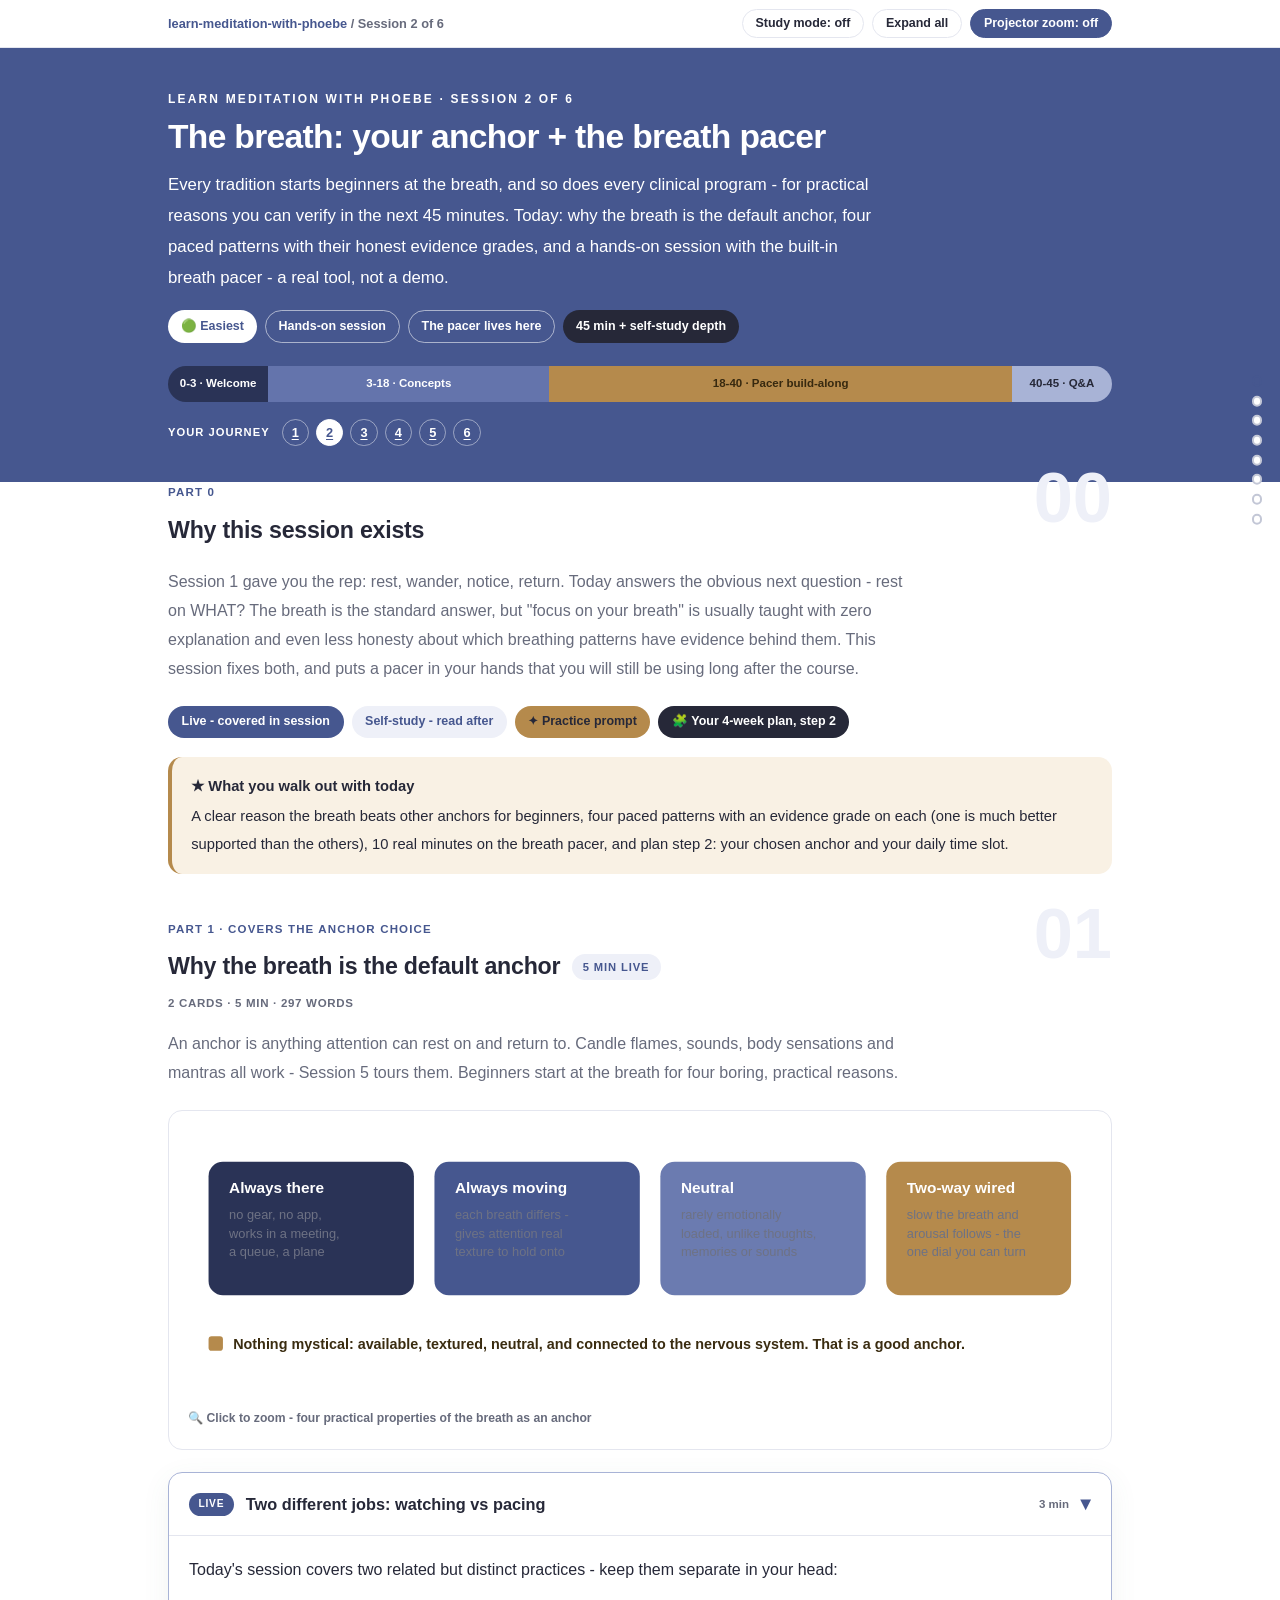
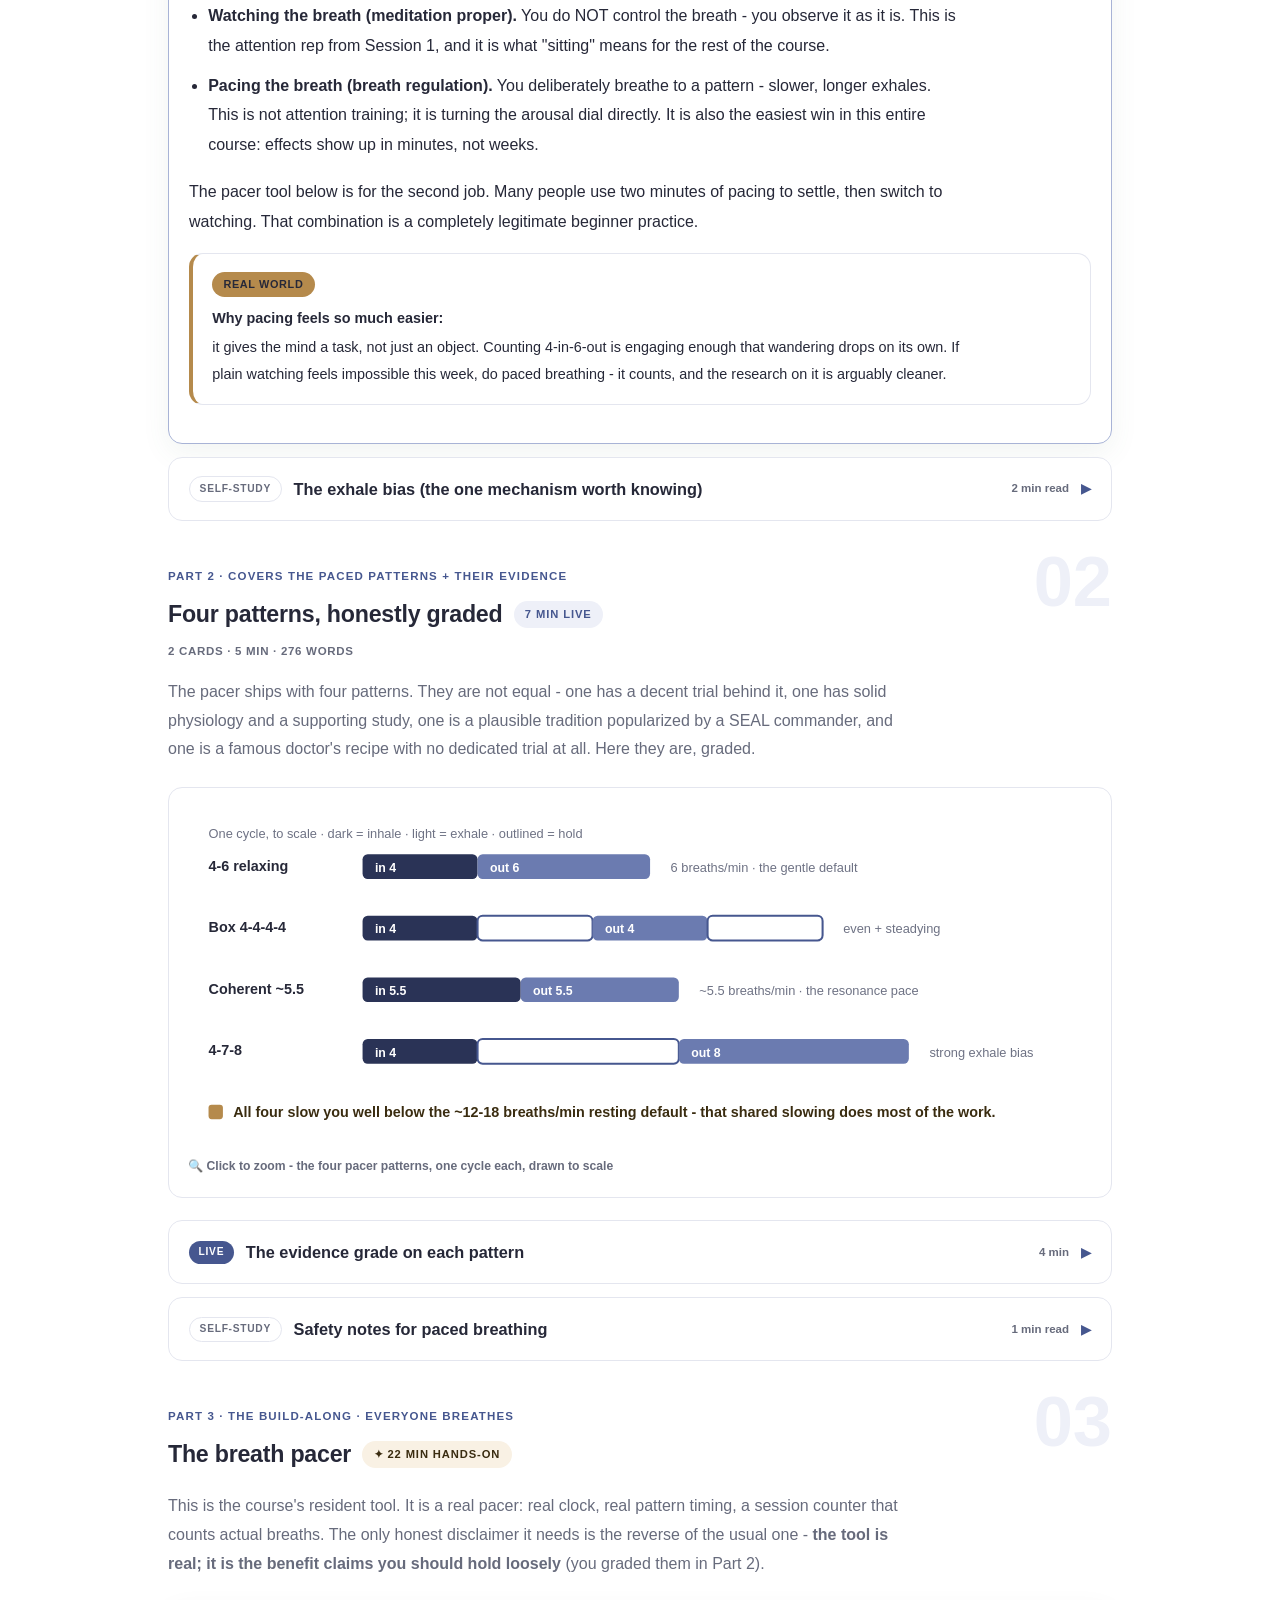
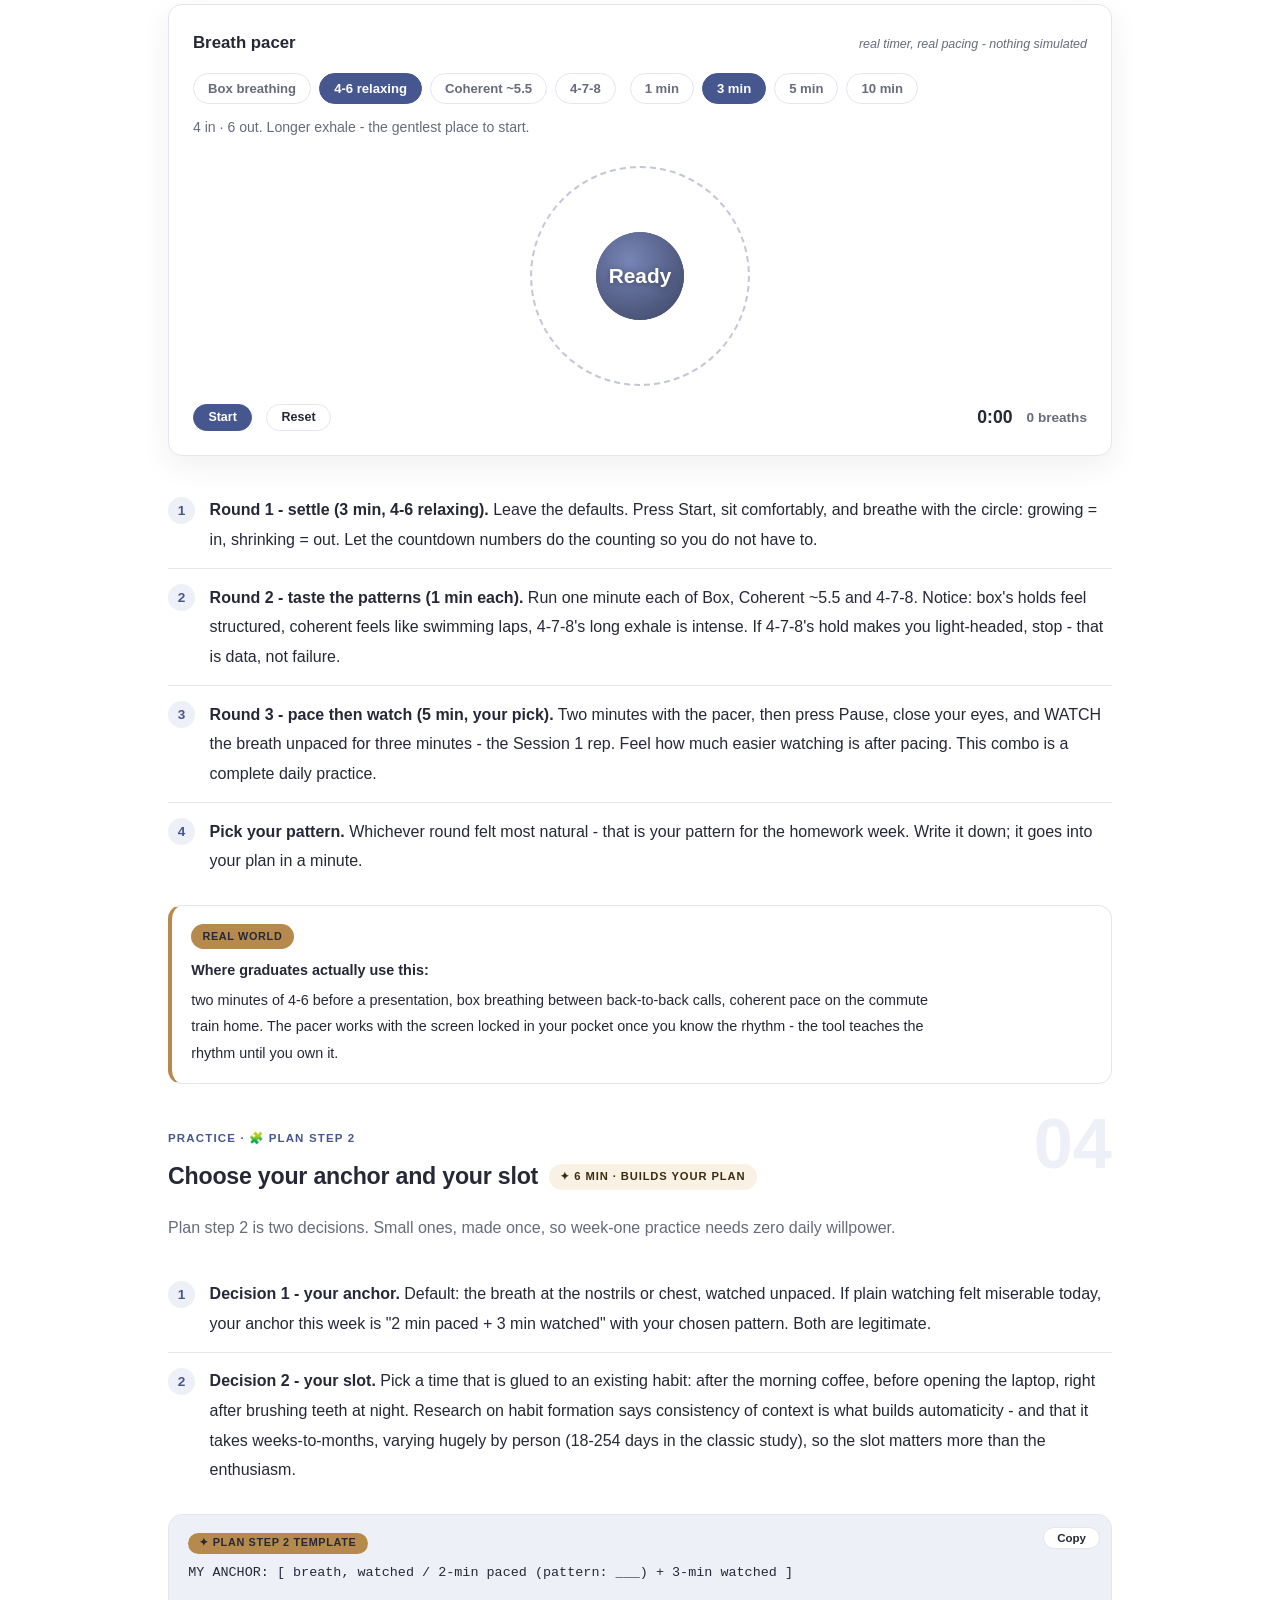
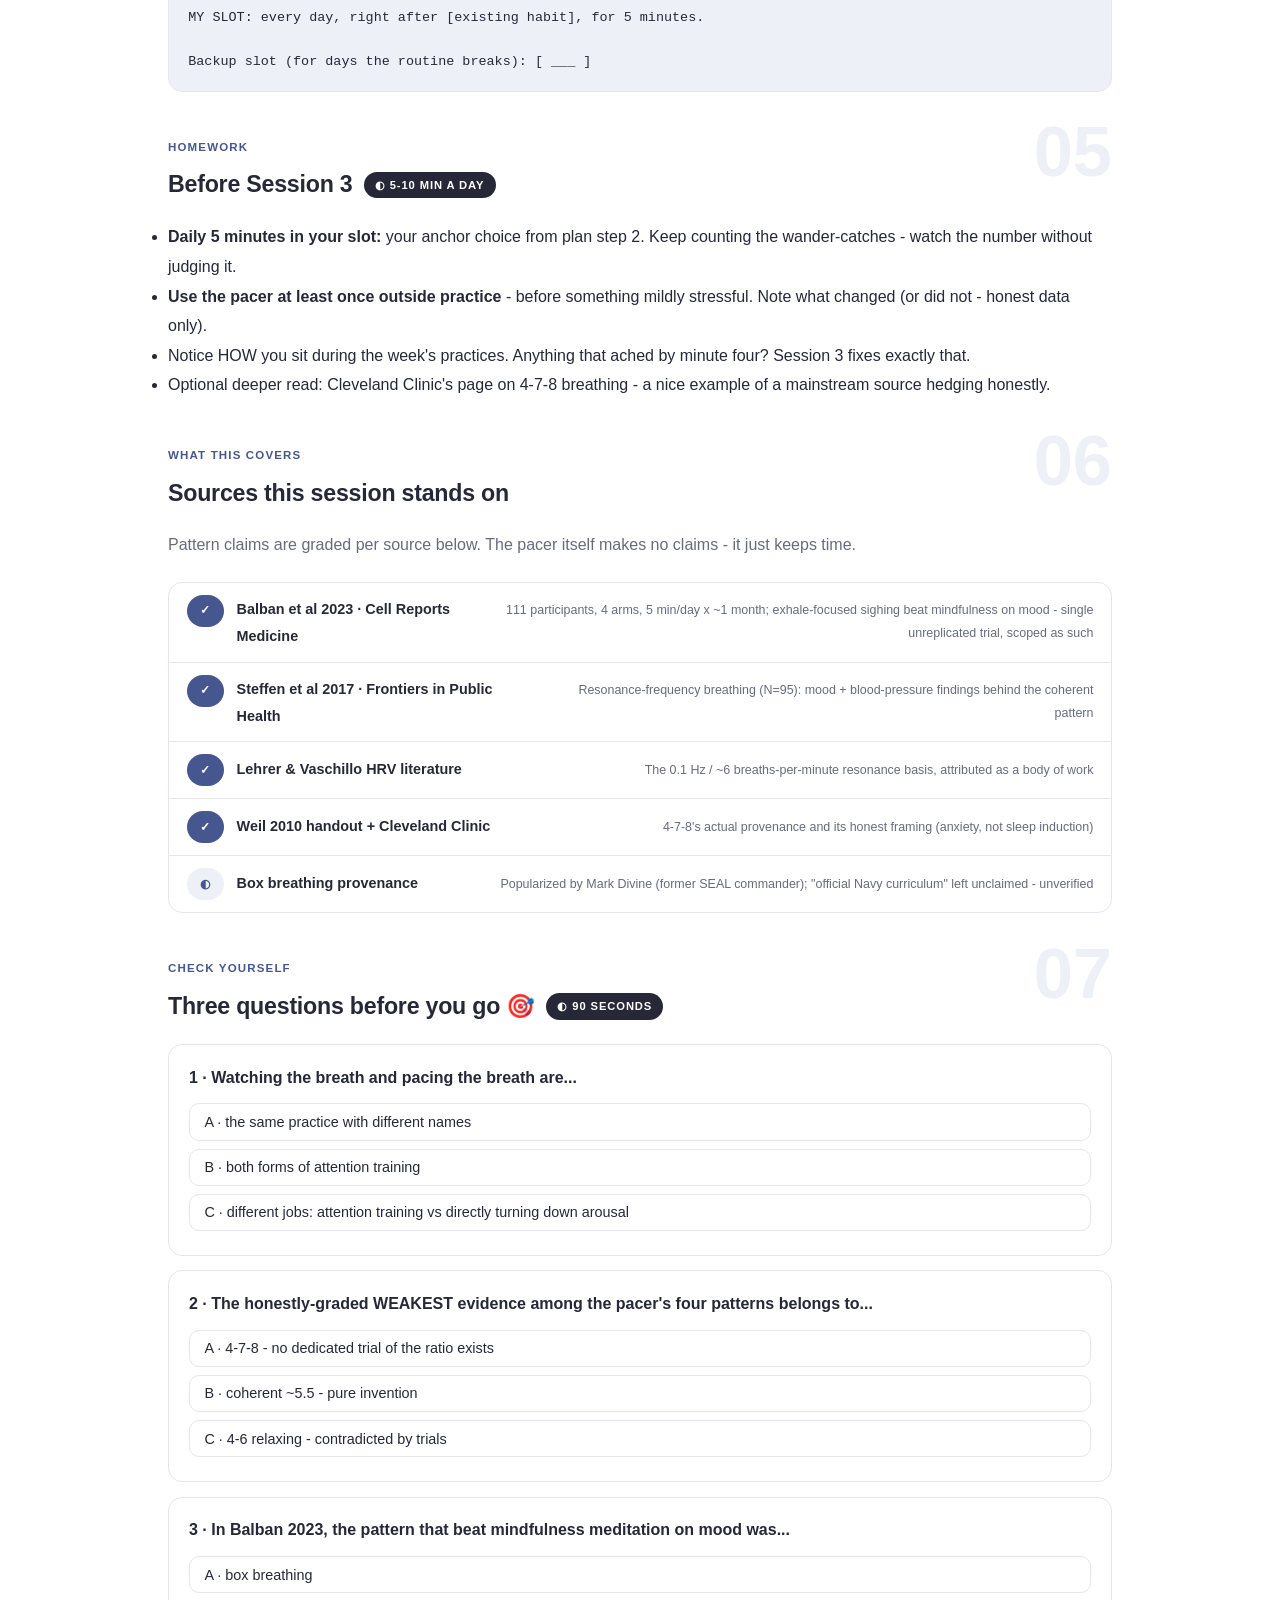
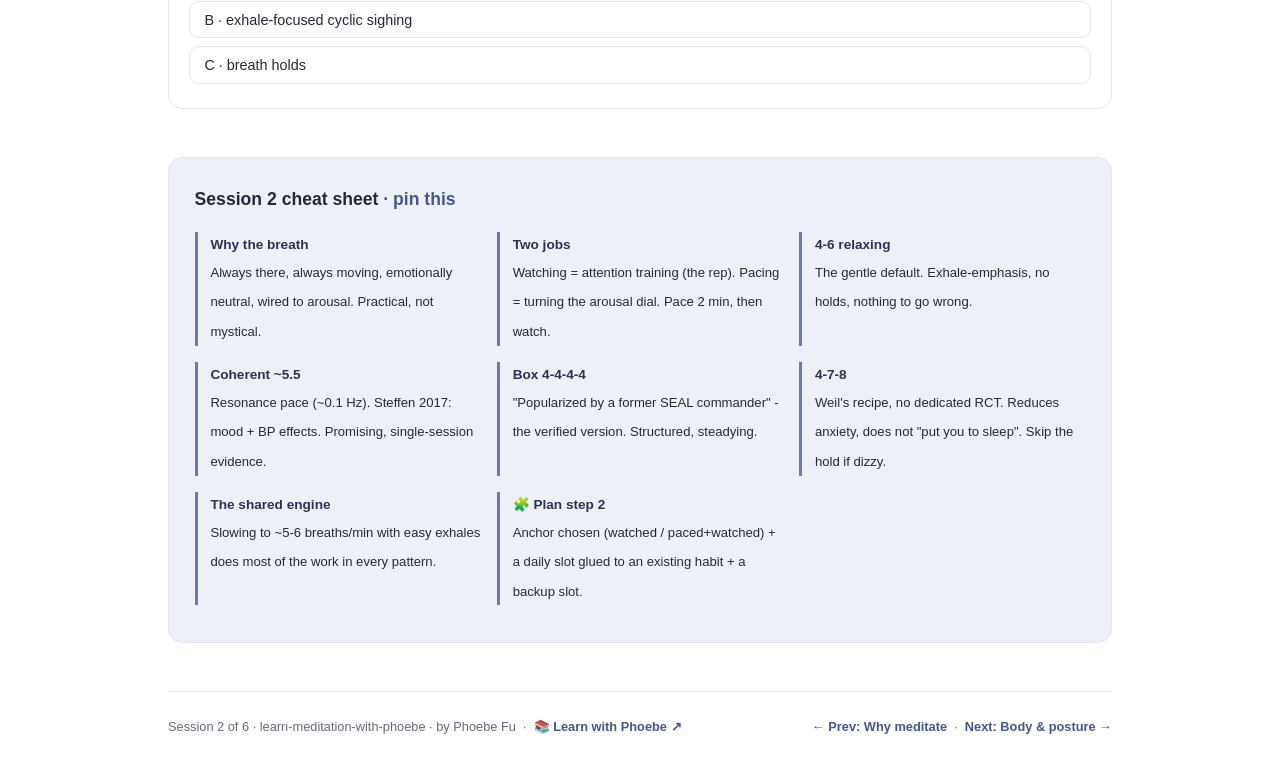
<file: courses/02-the-breath.html>
<!DOCTYPE html>
<html lang="en">
<head>
<meta charset="UTF-8">
<meta name="viewport" content="width=device-width, initial-scale=1.0">
<!-- social:start -->
<meta name="description" content="Session 1 gave you the rep: rest, wander, notice, return. Today answers the obvious next question - rest on WHAT? The breath is the standard answer, but &quot;focus on your breath&quot; is usually...">
<meta property="og:type" content="article">
<meta property="og:site_name" content="Learn with Phoebe">
<meta property="og:title" content="The breath: your anchor + the breath pacer - learn meditation with phoebe">
<meta property="og:description" content="Session 1 gave you the rep: rest, wander, notice, return. Today answers the obvious next question - rest on WHAT? The breath is the standard answer, but &quot;focus on your breath&quot; is usually...">
<meta property="og:url" content="https://phoebefu6.github.io/learn-meditation-with-phoebe/courses/02-the-breath.html">
<meta property="og:image" content="https://phoebefu6.github.io/learn-meditation-with-phoebe/assets/og-cover.png">
<meta property="og:image:width" content="1200">
<meta property="og:image:height" content="630">
<meta name="twitter:card" content="summary_large_image">
<meta name="twitter:title" content="The breath: your anchor + the breath pacer - learn meditation with phoebe">
<meta name="twitter:description" content="Session 1 gave you the rep: rest, wander, notice, return. Today answers the obvious next question - rest on WHAT? The breath is the standard answer, but &quot;focus on your breath&quot; is usually...">
<meta name="twitter:image" content="https://phoebefu6.github.io/learn-meditation-with-phoebe/assets/og-cover.png">
<!-- social:end -->
<title>Session 2 · The breath: your anchor + the breath pacer - learn meditation with phoebe</title>
<link rel="stylesheet" href="../assets/style.css?v=27">
</head>
<body>

<div class="toolbar">
  <div class="wrap">
    <span class="crumb"><a href="../index.html">learn-meditation-with-phoebe</a> / Session 2 of 6</span>
    <button class="btn" id="toggle-all" type="button">Expand all</button>
    <button class="btn primary" id="zoom-toggle" type="button">Projector zoom: off</button>
  </div>
</div>

<header class="masthead">
  <div class="wrap">
    <div class="eyebrow">Learn Meditation with Phoebe · Session 2 of 6</div>
    <h1>The breath: your <span class="accent">anchor</span> + the breath pacer</h1>
    <p class="sub">Every tradition starts beginners at the breath, and so does every clinical program - for practical reasons you can verify in the next 45 minutes. Today: why the breath is the default anchor, four paced patterns with their honest evidence grades, and a hands-on session with the built-in breath pacer - a real tool, not a demo.</p>
    <div class="chip-row">
      <span class="chip level">🟢 Easiest</span>
      <span class="chip audience">Hands-on session</span>
      <span class="chip audience">The pacer lives here</span>
      <span class="chip time">45 min + self-study depth</span>
    </div>
    <div class="agenda">
      <span class="a1" style="flex:1">0-3 · Welcome</span>
      <span class="a2" style="flex:3">3-18 · Concepts</span>
      <span class="a3" style="flex:5">18-40 · Pacer build-along</span>
      <span class="a4" style="flex:1">40-45 · Q&amp;A</span>
    </div>
  </div>
</header>

<main class="wrap">

  <!-- ============ INTRO ============ -->
  <section class="section" id="intro">
    <div class="section-kicker">
      <span class="klabel">Part 0</span>
      <h2>Why this session exists</h2>
    </div>
    <p class="lede">Session 1 gave you the rep: rest, wander, notice, return. Today answers the obvious next question - rest on WHAT? The breath is the standard answer, but "focus on your breath" is usually taught with zero explanation and even less honesty about which breathing patterns have evidence behind them. This session fixes both, and puts a pacer in your hands that you will still be using long after the course.</p>
    <div class="legend">
      <span class="pill solid">Live - covered in session</span>
      <span class="pill light">Self-study - read after</span>
      <span class="pill peach">✦ Practice prompt</span>
      <span class="pill inkpill">🧩 Your 4-week plan, step 2</span>
    </div>
    <div class="callout win">
      <strong>★ What you walk out with today</strong>
      A clear reason the breath beats other anchors for beginners, four paced patterns with an evidence grade on each (one is much better supported than the others), 10 real minutes on the breath pacer, and plan step 2: your chosen anchor and your daily time slot.
    </div>
  </section>

  <!-- ============ PART 1: WHY THE BREATH ============ -->
  <section class="section" id="why-breath">
    <div class="section-kicker">
      <span class="klabel">Part 1 · covers the anchor choice</span>
      <h2>Why the breath is the default anchor <span class="tag concept">5 min live</span></h2>
    </div>
    <p class="lede">An anchor is anything attention can rest on and return to. Candle flames, sounds, body sensations and mantras all work - Session 5 tours them. Beginners start at the breath for four boring, practical reasons.</p>

    <figure class="zoomable">
      <svg viewBox="0 0 880 260" xmlns="http://www.w3.org/2000/svg" role="img" aria-label="Four properties that make the breath the default anchor: always present, dynamic, free of gear, and wired to arousal">
        <style>
          .wbH { font: 700 15px Inter, sans-serif; fill: #FFFFFF; }
          .wbT { font: 700 14px Inter, sans-serif; fill: #262838; }
          .wbX { font: 400 12.5px Inter, sans-serif; fill: #6E7284; }
          .wbN { font: 600 14px Inter, sans-serif; fill: #3A2C10; }
        </style>
        <rect x="20" y="30" width="200" height="130" rx="14" fill="#2A3356"/>
        <text class="wbH" x="40" y="60">Always there</text>
        <text class="wbX" x="40" y="86" fill="#E5E8F2">no gear, no app,</text>
        <text class="wbX" x="40" y="104" fill="#E5E8F2">works in a meeting,</text>
        <text class="wbX" x="40" y="122" fill="#E5E8F2">a queue, a plane</text>
        <rect x="240" y="30" width="200" height="130" rx="14" fill="#46578F"/>
        <text class="wbH" x="260" y="60">Always moving</text>
        <text class="wbX" x="260" y="86" fill="#E5E8F2">each breath differs -</text>
        <text class="wbX" x="260" y="104" fill="#E5E8F2">gives attention real</text>
        <text class="wbX" x="260" y="122" fill="#E5E8F2">texture to hold onto</text>
        <rect x="460" y="30" width="200" height="130" rx="14" fill="#6B7BB0"/>
        <text class="wbH" x="480" y="60">Neutral</text>
        <text class="wbX" x="480" y="86" fill="#EEF0F8">rarely emotionally</text>
        <text class="wbX" x="480" y="104" fill="#EEF0F8">loaded, unlike thoughts,</text>
        <text class="wbX" x="480" y="122" fill="#EEF0F8">memories or sounds</text>
        <rect x="680" y="30" width="180" height="130" rx="14" fill="#B58A4C"/>
        <text class="wbH" x="700" y="60">Two-way wired</text>
        <text class="wbX" x="700" y="86" fill="#F9F1E4">slow the breath and</text>
        <text class="wbX" x="700" y="104" fill="#F9F1E4">arousal follows - the</text>
        <text class="wbX" x="700" y="122" fill="#F9F1E4">one dial you can turn</text>
        <rect x="20" y="200" width="14" height="14" rx="3" fill="#B58A4C"/>
        <text class="wbN" x="44" y="212">Nothing mystical: available, textured, neutral, and connected to the nervous system. That is a good anchor.</text>
      </svg>
      <figcaption>🔍 Click to zoom - four practical properties of the breath as an anchor</figcaption>
    </figure>

    <details class="card" open>
      <summary><span class="mode live">Live</span>Two different jobs: watching vs pacing<span class="mini">3 min</span><span class="caret">▶</span></summary>
      <div class="body">
        <p>Today's session covers two related but distinct practices - keep them separate in your head:</p>
        <ul>
          <li><strong>Watching the breath (meditation proper).</strong> You do NOT control the breath - you observe it as it is. This is the attention rep from Session 1, and it is what "sitting" means for the rest of the course.</li>
          <li><strong>Pacing the breath (breath regulation).</strong> You deliberately breathe to a pattern - slower, longer exhales. This is not attention training; it is turning the arousal dial directly. It is also the easiest win in this entire course: effects show up in minutes, not weeks.</li>
        </ul>
        <p>The pacer tool below is for the second job. Many people use two minutes of pacing to settle, then switch to watching. That combination is a completely legitimate beginner practice.</p>
        <div class="callout example">
          <span class="ex-pill">Real world</span>
          <p><strong>Why pacing feels so much easier:</strong> it gives the mind a task, not just an object. Counting 4-in-6-out is engaging enough that wandering drops on its own. If plain watching feels impossible this week, do paced breathing - it counts, and the research on it is arguably cleaner.</p>
        </div>
      </div>
    </details>

    <details class="card">
      <summary><span class="mode self">Self-study</span>The exhale bias (the one mechanism worth knowing)<span class="mini">2 min read</span><span class="caret">▶</span></summary>
      <div class="body">
        <p>One physiological fact explains most pattern design: heart rate rises slightly on the inhale and falls on the exhale (respiratory sinus arrhythmia). Patterns that <strong>lengthen the exhale</strong> lean on the falling phase - which is why the gentlest patterns (4-6, cyclic sighing) emphasize breathing out.</p>
        <p>This is also why the strongest trial result of 2023 was exhale-focused: in Balban et al (Cell Reports Medicine, 111 participants, 5 min/day for a month), <strong>cyclic sighing</strong> - two quick inhales, one long exhale - beat mindfulness meditation on mood improvement and breathing-rate reduction. Honest scope: one trial, self-reported outcomes, not yet replicated, and all four study arms improved. But the direction of the design lesson is clear: when in doubt, favor the exhale.</p>
      </div>
    </details>
  </section>

  <!-- ============ PART 2: THE FOUR PATTERNS ============ -->
  <section class="section" id="patterns">
    <div class="section-kicker">
      <span class="klabel">Part 2 · covers the paced patterns + their evidence</span>
      <h2>Four patterns, honestly graded <span class="tag concept">7 min live</span></h2>
    </div>
    <p class="lede">The pacer ships with four patterns. They are not equal - one has a decent trial behind it, one has solid physiology and a supporting study, one is a plausible tradition popularized by a SEAL commander, and one is a famous doctor's recipe with no dedicated trial at all. Here they are, graded.</p>

    <figure class="zoomable">
      <svg viewBox="0 0 880 330" xmlns="http://www.w3.org/2000/svg" role="img" aria-label="Timing bars for the four breath patterns: 4-6 relaxing, box 4-4-4-4, coherent 5.5-5.5, and 4-7-8">
        <style>
          .bpT { font: 700 14px Inter, sans-serif; fill: #262838; }
          .bpB { font: 700 12px Inter, sans-serif; fill: #FFFFFF; }
          .bpX { font: 400 12.5px Inter, sans-serif; fill: #6E7284; }
          .bpN { font: 600 14px Inter, sans-serif; fill: #3A2C10; }
        </style>
        <text class="bpX" x="20" y="30">One cycle, to scale · dark = inhale · light = exhale · outlined = hold</text>
        <!-- 4-6 -->
        <text class="bpT" x="20" y="62">4-6 relaxing</text>
        <rect x="170" y="46" width="112" height="24" rx="5" fill="#2A3356"/><text class="bpB" x="182" y="63">in 4</text>
        <rect x="282" y="46" width="168" height="24" rx="5" fill="#6B7BB0"/><text class="bpB" x="294" y="63">out 6</text>
        <text class="bpX" x="470" y="63">6 breaths/min · the gentle default</text>
        <!-- box -->
        <text class="bpT" x="20" y="122">Box 4-4-4-4</text>
        <rect x="170" y="106" width="112" height="24" rx="5" fill="#2A3356"/><text class="bpB" x="182" y="123">in 4</text>
        <rect x="282" y="106" width="112" height="24" rx="5" fill="none" stroke="#46578F" stroke-width="2"/><text class="bpB" x="294" y="123" fill="#46578F">hold 4</text>
        <rect x="394" y="106" width="112" height="24" rx="5" fill="#6B7BB0"/><text class="bpB" x="406" y="123">out 4</text>
        <rect x="506" y="106" width="112" height="24" rx="5" fill="none" stroke="#46578F" stroke-width="2"/><text class="bpB" x="518" y="123" fill="#46578F">hold 4</text>
        <text class="bpX" x="638" y="123">even + steadying</text>
        <!-- coherent -->
        <text class="bpT" x="20" y="182">Coherent ~5.5</text>
        <rect x="170" y="166" width="154" height="24" rx="5" fill="#2A3356"/><text class="bpB" x="182" y="183">in 5.5</text>
        <rect x="324" y="166" width="154" height="24" rx="5" fill="#6B7BB0"/><text class="bpB" x="336" y="183">out 5.5</text>
        <text class="bpX" x="498" y="183">~5.5 breaths/min · the resonance pace</text>
        <!-- 478 -->
        <text class="bpT" x="20" y="242">4-7-8</text>
        <rect x="170" y="226" width="112" height="24" rx="5" fill="#2A3356"/><text class="bpB" x="182" y="243">in 4</text>
        <rect x="282" y="226" width="196" height="24" rx="5" fill="none" stroke="#46578F" stroke-width="2"/><text class="bpB" x="294" y="243" fill="#46578F">hold 7</text>
        <rect x="478" y="226" width="224" height="24" rx="5" fill="#6B7BB0"/><text class="bpB" x="490" y="243">out 8</text>
        <text class="bpX" x="722" y="243">strong exhale bias</text>
        <rect x="20" y="290" width="14" height="14" rx="3" fill="#B58A4C"/>
        <text class="bpN" x="44" y="302">All four slow you well below the ~12-18 breaths/min resting default - that shared slowing does most of the work.</text>
      </svg>
      <figcaption>🔍 Click to zoom - the four pacer patterns, one cycle each, drawn to scale</figcaption>
    </figure>

    <details class="card">
      <summary><span class="mode live">Live</span>The evidence grade on each pattern<span class="mini">4 min</span><span class="caret">▶</span></summary>
      <div class="body">
        <table class="clean">
          <thead><tr><th>Pattern</th><th>Where it comes from</th><th>Honest evidence grade</th></tr></thead>
          <tbody>
            <tr><td><strong>4-6 relaxing</strong></td><td>Generic slow-breathing practice; exhale-emphasis principle</td><td>Rides the general slow-breathing + exhale literature (incl. Balban 2023's exhale finding). Best beginner default.</td></tr>
            <tr><td><strong>Coherent ~5.5</strong></td><td>HRV-biofeedback research (Lehrer &amp; Vaschillo); cardiovascular resonance sits near 0.1 Hz ≈ 6 breaths/min</td><td>Steffen 2017 (N=95): higher positive mood + lower systolic blood pressure under a stressor vs controls. Single session, young sample - promising, not proven.</td></tr>
            <tr><td><strong>Box 4-4-4-4</strong></td><td>Named + popularized by Mark Divine, a former Navy SEAL commander; the equal-ratio pattern itself is older (martial arts, pranayama)</td><td>Was an arm in Balban 2023: improved mood, but less than cyclic sighing. "Official SEAL curriculum" claims are unverified - say "popularized by a former SEAL commander".</td></tr>
            <tr><td><strong>4-7-8</strong></td><td>Dr. Andrew Weil (2010), adapted from pranayama; he calls it "a natural tranquilizer" - his phrase, not a finding</td><td>No dedicated trial of the ratio. Cleveland Clinic's framing: reduces anxiety, does not "put you to sleep". Weakest grade of the four. Skip the 7-second hold if dizzy.</td></tr>
          </tbody>
        </table>
        <div class="callout tip">
          <strong>The pattern that matters is the one you will do</strong>
          The shared ingredient - slowing toward ~5-6 breaths a minute with relaxed exhales - is doing most of the work in all four. Pick by feel, not by grade. The grades exist so you never oversell what you picked.
        </div>
      </div>
    </details>

    <details class="card">
      <summary><span class="mode self">Self-study</span>Safety notes for paced breathing<span class="mini">1 min read</span><span class="caret">▶</span></summary>
      <div class="body">
        <ul>
          <li><strong>Dizzy or tingly = back off.</strong> Shorten or drop the holds, or return to normal breathing. Nothing about paced breathing should feel like effortful gasping.</li>
          <li><strong>Long holds are the usual culprit</strong> - 4-7-8's seven-second hold is ambitious for a beginner. The pacer's note says so; believe it.</li>
          <li><strong>Pregnancy, cardiovascular or respiratory conditions:</strong> keep to gentle patterns without long holds, and ask your clinician if unsure. (Session 6 covers cautions properly.)</li>
        </ul>
      </div>
    </details>
  </section>

  <!-- ============ PART 3: PACER BUILD-ALONG ============ -->
  <section class="section" id="pacer">
    <div class="section-kicker">
      <span class="klabel">Part 3 · the build-along · everyone breathes</span>
      <h2>The breath pacer <span class="tag demo">✦ 22 min hands-on</span></h2>
    </div>
    <p class="lede">This is the course's resident tool. It is a real pacer: real clock, real pattern timing, a session counter that counts actual breaths. The only honest disclaimer it needs is the reverse of the usual one - <strong>the tool is real; it is the benefit claims you should hold loosely</strong> (you graded them in Part 2).</p>

    <div class="medbox" data-pattern="relax" data-minutes="3"></div>

    <div class="steps">
      <div class="step"><p><strong>Round 1 - settle (3 min, 4-6 relaxing).</strong> Leave the defaults. Press Start, sit comfortably, and breathe with the circle: growing = in, shrinking = out. Let the countdown numbers do the counting so you do not have to.</p></div>
      <div class="step"><p><strong>Round 2 - taste the patterns (1 min each).</strong> Run one minute each of Box, Coherent ~5.5 and 4-7-8. Notice: box's holds feel structured, coherent feels like swimming laps, 4-7-8's long exhale is intense. If 4-7-8's hold makes you light-headed, stop - that is data, not failure.</p></div>
      <div class="step"><p><strong>Round 3 - pace then watch (5 min, your pick).</strong> Two minutes with the pacer, then press Pause, close your eyes, and WATCH the breath unpaced for three minutes - the Session 1 rep. Feel how much easier watching is after pacing. This combo is a complete daily practice.</p></div>
      <div class="step"><p><strong>Pick your pattern.</strong> Whichever round felt most natural - that is your pattern for the homework week. Write it down; it goes into your plan in a minute.</p></div>
    </div>

    <div class="callout example">
      <span class="ex-pill">Real world</span>
      <p><strong>Where graduates actually use this:</strong> two minutes of 4-6 before a presentation, box breathing between back-to-back calls, coherent pace on the commute train home. The pacer works with the screen locked in your pocket once you know the rhythm - the tool teaches the rhythm until you own it.</p>
    </div>
  </section>

  <!-- ============ PRACTICE: PLAN STEP 2 ============ -->
  <section class="section" id="apply-1">
    <div class="section-kicker">
      <span class="klabel">Practice · 🧩 plan step 2</span>
      <h2>Choose your anchor and your slot <span class="tag demo">✦ 6 min · builds your plan</span></h2>
    </div>
    <p class="lede">Plan step 2 is two decisions. Small ones, made once, so week-one practice needs zero daily willpower.</p>

    <div class="steps">
      <div class="step"><p><strong>Decision 1 - your anchor.</strong> Default: the breath at the nostrils or chest, watched unpaced. If plain watching felt miserable today, your anchor this week is "2 min paced + 3 min watched" with your chosen pattern. Both are legitimate.</p></div>
      <div class="step"><p><strong>Decision 2 - your slot.</strong> Pick a time that is glued to an existing habit: after the morning coffee, before opening the laptop, right after brushing teeth at night. Research on habit formation says consistency of context is what builds automaticity - and that it takes weeks-to-months, varying hugely by person (18-254 days in the classic study), so the slot matters more than the enthusiasm.</p></div>
    </div>

    <div class="prompt-box good"><span class="label">✦ Plan step 2 template</span>MY ANCHOR: [ breath, watched / 2-min paced (pattern: ___) + 3-min watched ]

MY SLOT: every day, right after [existing habit], for 5 minutes.

Backup slot (for days the routine breaks): [ ___ ]</div>
  </section>

  <!-- ============ HOMEWORK ============ -->
  <section class="section" id="exercise">
    <div class="section-kicker">
      <span class="klabel">Homework</span>
      <h2>Before Session 3 <span class="tag exercise">◐ 5-10 min a day</span></h2>
    </div>
    <ul>
      <li><strong>Daily 5 minutes in your slot:</strong> your anchor choice from plan step 2. Keep counting the wander-catches - watch the number without judging it.</li>
      <li><strong>Use the pacer at least once outside practice</strong> - before something mildly stressful. Note what changed (or did not - honest data only).</li>
      <li>Notice HOW you sit during the week's practices. Anything that ached by minute four? Session 3 fixes exactly that.</li>
      <li>Optional deeper read: Cleveland Clinic's page on 4-7-8 breathing - a nice example of a mainstream source hedging honestly.</li>
    </ul>
  </section>

  <!-- ============ SOURCES / COVERAGE ============ -->
  <section class="section" id="official">
    <div class="section-kicker">
      <span class="klabel">What this covers</span>
      <h2>Sources this session stands on</h2>
    </div>
    <p class="lede">Pattern claims are graded per source below. The pacer itself makes no claims - it just keeps time.</p>
    <div class="covered">
      <div class="covered-row"><span class="status pill solid">✓</span><span class="name">Balban et al 2023 · Cell Reports Medicine</span><span class="note">111 participants, 4 arms, 5 min/day x ~1 month; exhale-focused sighing beat mindfulness on mood - single unreplicated trial, scoped as such</span></div>
      <div class="covered-row"><span class="status pill solid">✓</span><span class="name">Steffen et al 2017 · Frontiers in Public Health</span><span class="note">Resonance-frequency breathing (N=95): mood + blood-pressure findings behind the coherent pattern</span></div>
      <div class="covered-row"><span class="status pill solid">✓</span><span class="name">Lehrer &amp; Vaschillo HRV literature</span><span class="note">The 0.1 Hz / ~6 breaths-per-minute resonance basis, attributed as a body of work</span></div>
      <div class="covered-row"><span class="status pill solid">✓</span><span class="name">Weil 2010 handout + Cleveland Clinic</span><span class="note">4-7-8's actual provenance and its honest framing (anxiety, not sleep induction)</span></div>
      <div class="covered-row"><span class="status pill light">◐</span><span class="name">Box breathing provenance</span><span class="note">Popularized by Mark Divine (former SEAL commander); "official Navy curriculum" left unclaimed - unverified</span></div>
    </div>
  </section>

  <!-- ============ QUIZ ============ -->
  <section class="section" id="quiz">
    <div class="section-kicker">
      <span class="klabel">Check yourself</span>
      <h2>Three questions before you go 🎯 <span class="tag exercise">◐ 90 seconds</span></h2>
    </div>
    <div class="quiz-q" data-answer="2">
      <p class="qtext">1 · Watching the breath and pacing the breath are...</p>
      <button class="qopt" type="button">A · the same practice with different names</button>
      <button class="qopt" type="button">B · both forms of attention training</button>
      <button class="qopt" type="button">C · different jobs: attention training vs directly turning down arousal</button>
      <p class="qwhy">Watching trains the notice-and-return rep; pacing regulates the nervous system directly. Two minutes of pacing then watching is a legit combo practice.</p>
    </div>
    <div class="quiz-q" data-answer="0">
      <p class="qtext">2 · The honestly-graded WEAKEST evidence among the pacer's four patterns belongs to...</p>
      <button class="qopt" type="button">A · 4-7-8 - no dedicated trial of the ratio exists</button>
      <button class="qopt" type="button">B · coherent ~5.5 - pure invention</button>
      <button class="qopt" type="button">C · 4-6 relaxing - contradicted by trials</button>
      <p class="qwhy">4-7-8 is a credentialed physician's recipe consistent with slow-breathing physiology, but the specific ratio has no dedicated RCT. Coherent has Steffen 2017; 4-6 rides the general slow-breathing literature.</p>
    </div>
    <div class="quiz-q" data-answer="1">
      <p class="qtext">3 · In Balban 2023, the pattern that beat mindfulness meditation on mood was...</p>
      <button class="qopt" type="button">A · box breathing</button>
      <button class="qopt" type="button">B · exhale-focused cyclic sighing</button>
      <button class="qopt" type="button">C · breath holds</button>
      <p class="qwhy">Cyclic sighing (long exhales) had the edge in that 111-person trial - all four arms improved, and it is one unreplicated study. The design lesson: favor the exhale.</p>
    </div>
    <p class="quiz-score"></p>
  </section>

  <!-- ============ CHEAT SHEET ============ -->
  <section class="cheat" id="cheatsheet">
    <h3>Session 2 cheat sheet <span>· pin this</span></h3>
    <div class="grid-2">
      <div class="cheat-item"><b>Why the breath</b><span>Always there, always moving, emotionally neutral, wired to arousal. Practical, not mystical.</span></div>
      <div class="cheat-item"><b>Two jobs</b><span>Watching = attention training (the rep). Pacing = turning the arousal dial. Pace 2 min, then watch.</span></div>
      <div class="cheat-item"><b>4-6 relaxing</b><span>The gentle default. Exhale-emphasis, no holds, nothing to go wrong.</span></div>
      <div class="cheat-item"><b>Coherent ~5.5</b><span>Resonance pace (~0.1 Hz). Steffen 2017: mood + BP effects. Promising, single-session evidence.</span></div>
      <div class="cheat-item"><b>Box 4-4-4-4</b><span>"Popularized by a former SEAL commander" - the verified version. Structured, steadying.</span></div>
      <div class="cheat-item"><b>4-7-8</b><span>Weil's recipe, no dedicated RCT. Reduces anxiety, does not "put you to sleep". Skip the hold if dizzy.</span></div>
      <div class="cheat-item"><b>The shared engine</b><span>Slowing to ~5-6 breaths/min with easy exhales does most of the work in every pattern.</span></div>
      <div class="cheat-item"><b>🧩 Plan step 2</b><span>Anchor chosen (watched / paced+watched) + a daily slot glued to an existing habit + a backup slot.</span></div>
    </div>
  </section>

  <footer class="pagefoot">
    <span>Session 2 of 6 · learn-meditation-with-phoebe · by Phoebe Fu &nbsp;·&nbsp; 📚 <a href="https://phoebefu6.github.io/learn-with-phoebe/">Learn with Phoebe ↗</a></span>
    <span><a href="01-why-meditate.html">← Prev: Why meditate</a> &nbsp;·&nbsp; <a href="03-body-posture.html">Next: Body &amp; posture →</a></span>
  </footer>

</main>

<script src="../assets/app.js?v=26"></script>
<script src="../assets/med-live.js?v=7"></script>
</body>
</html>
</file>
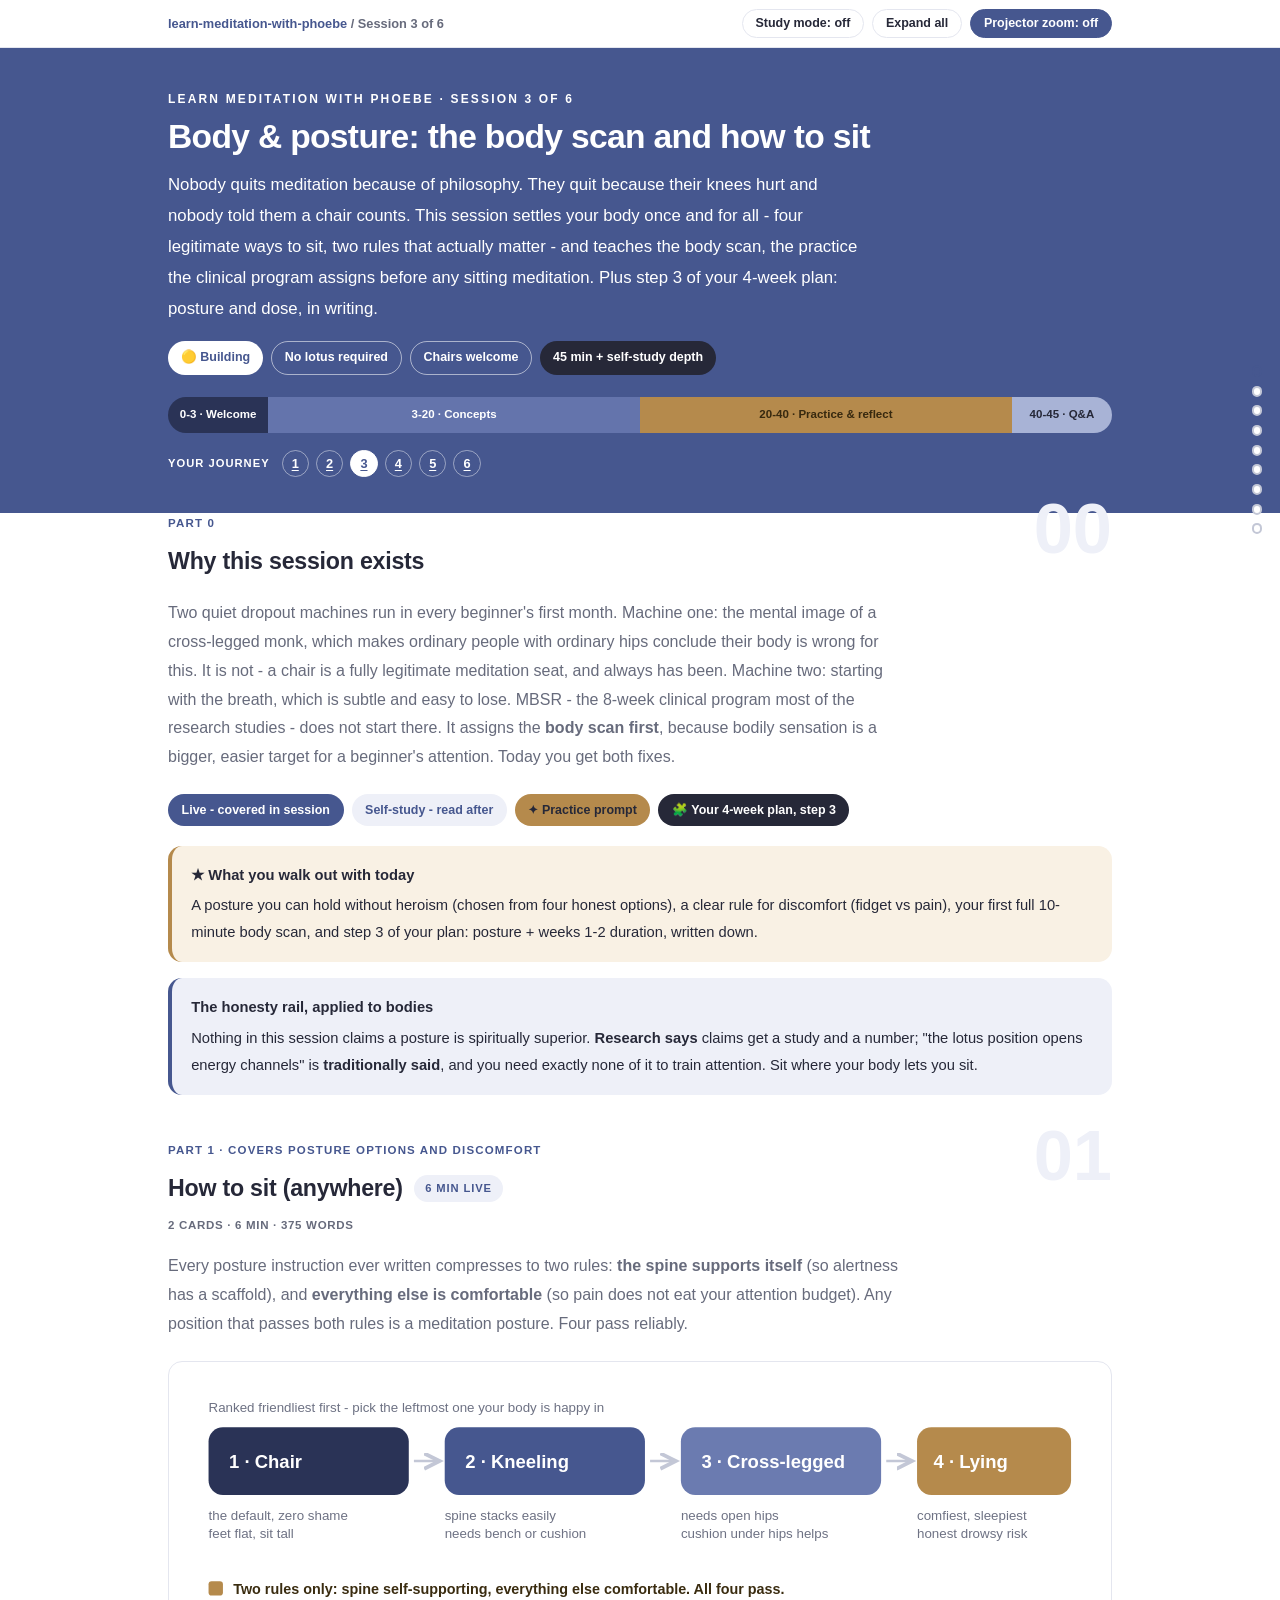
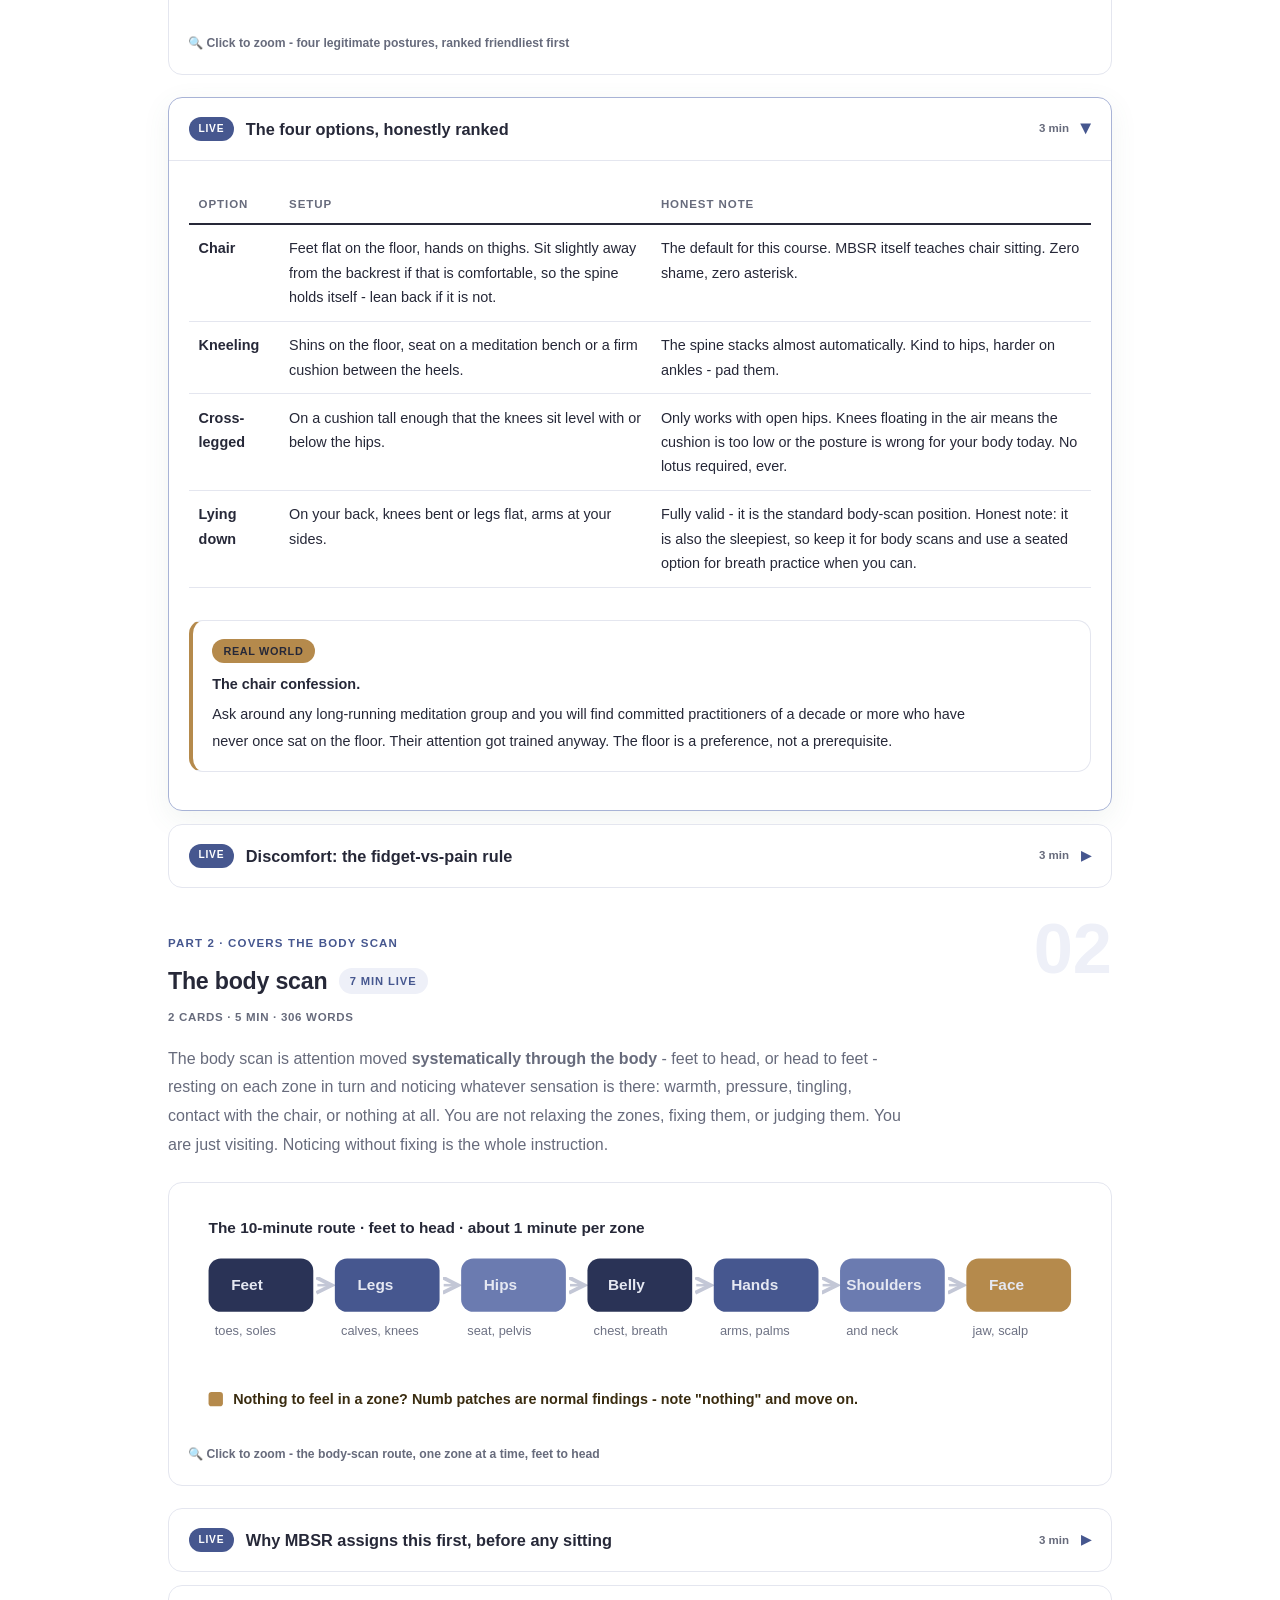
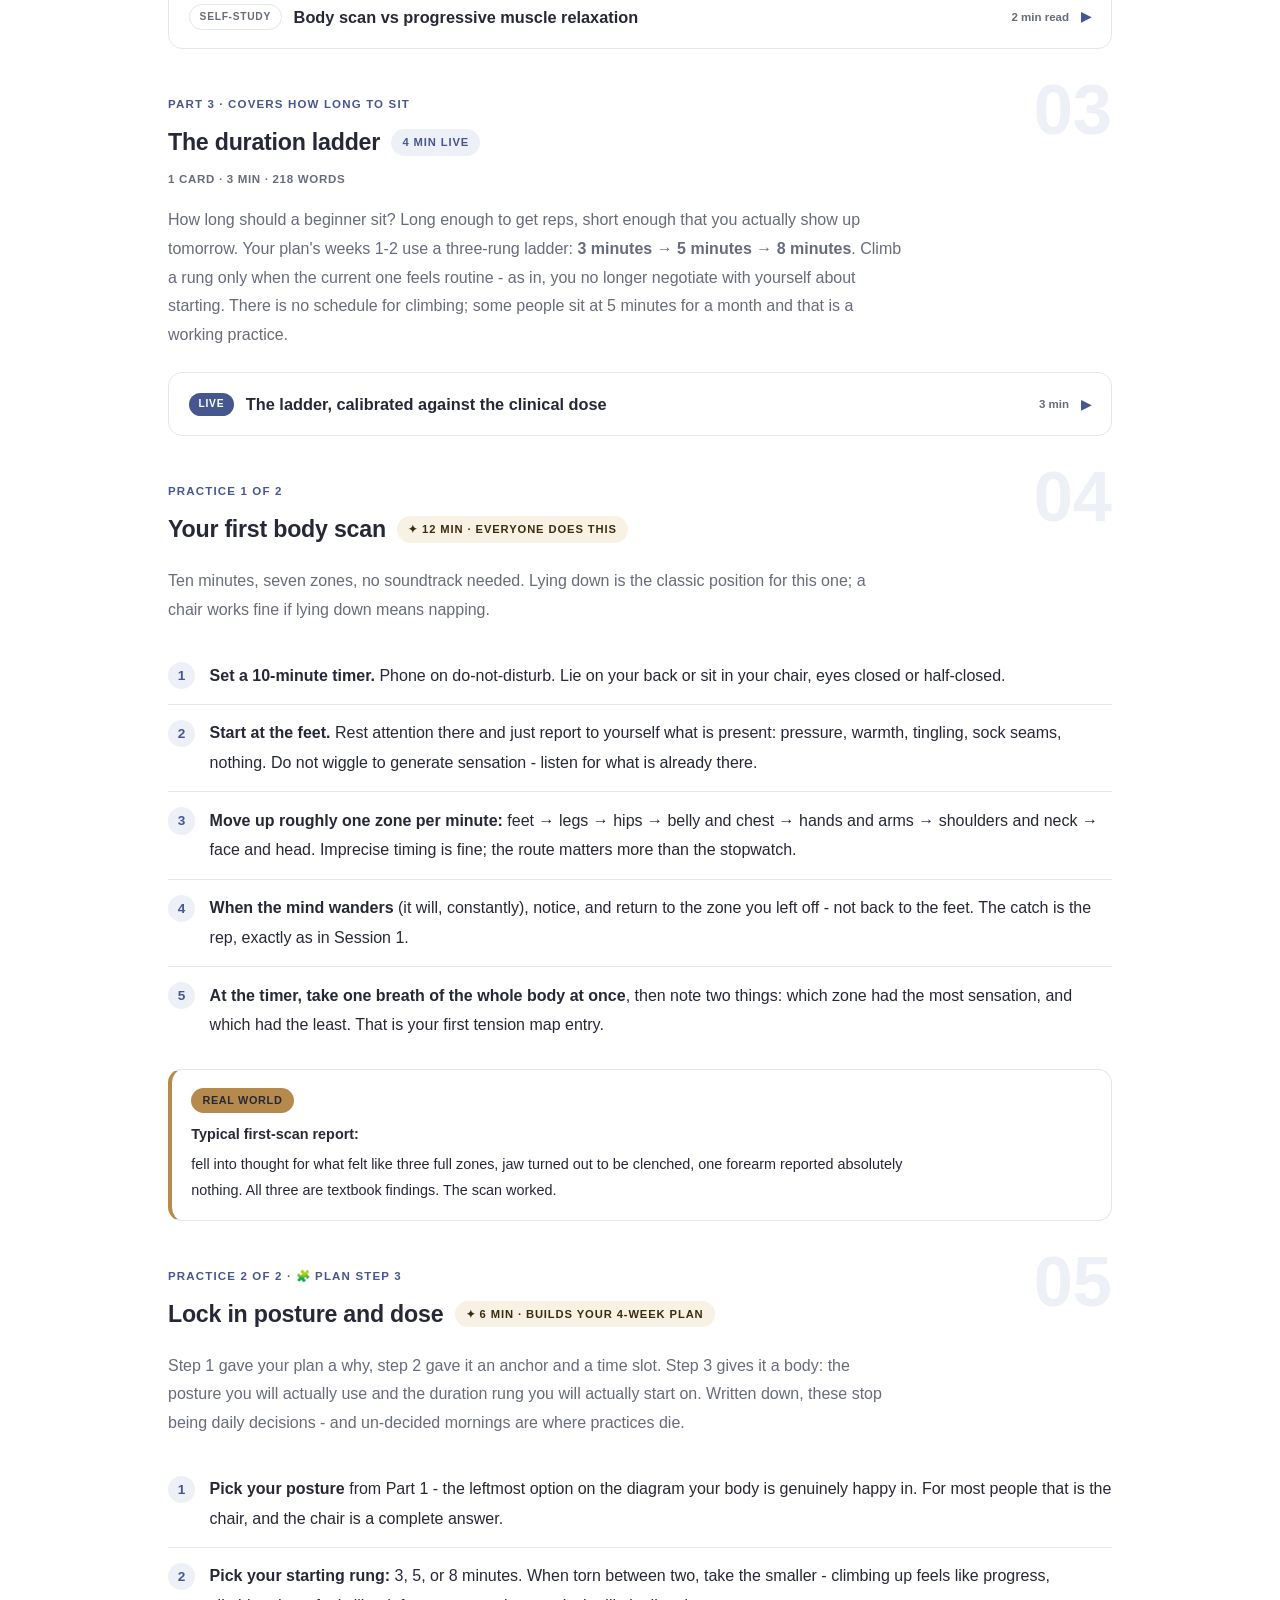
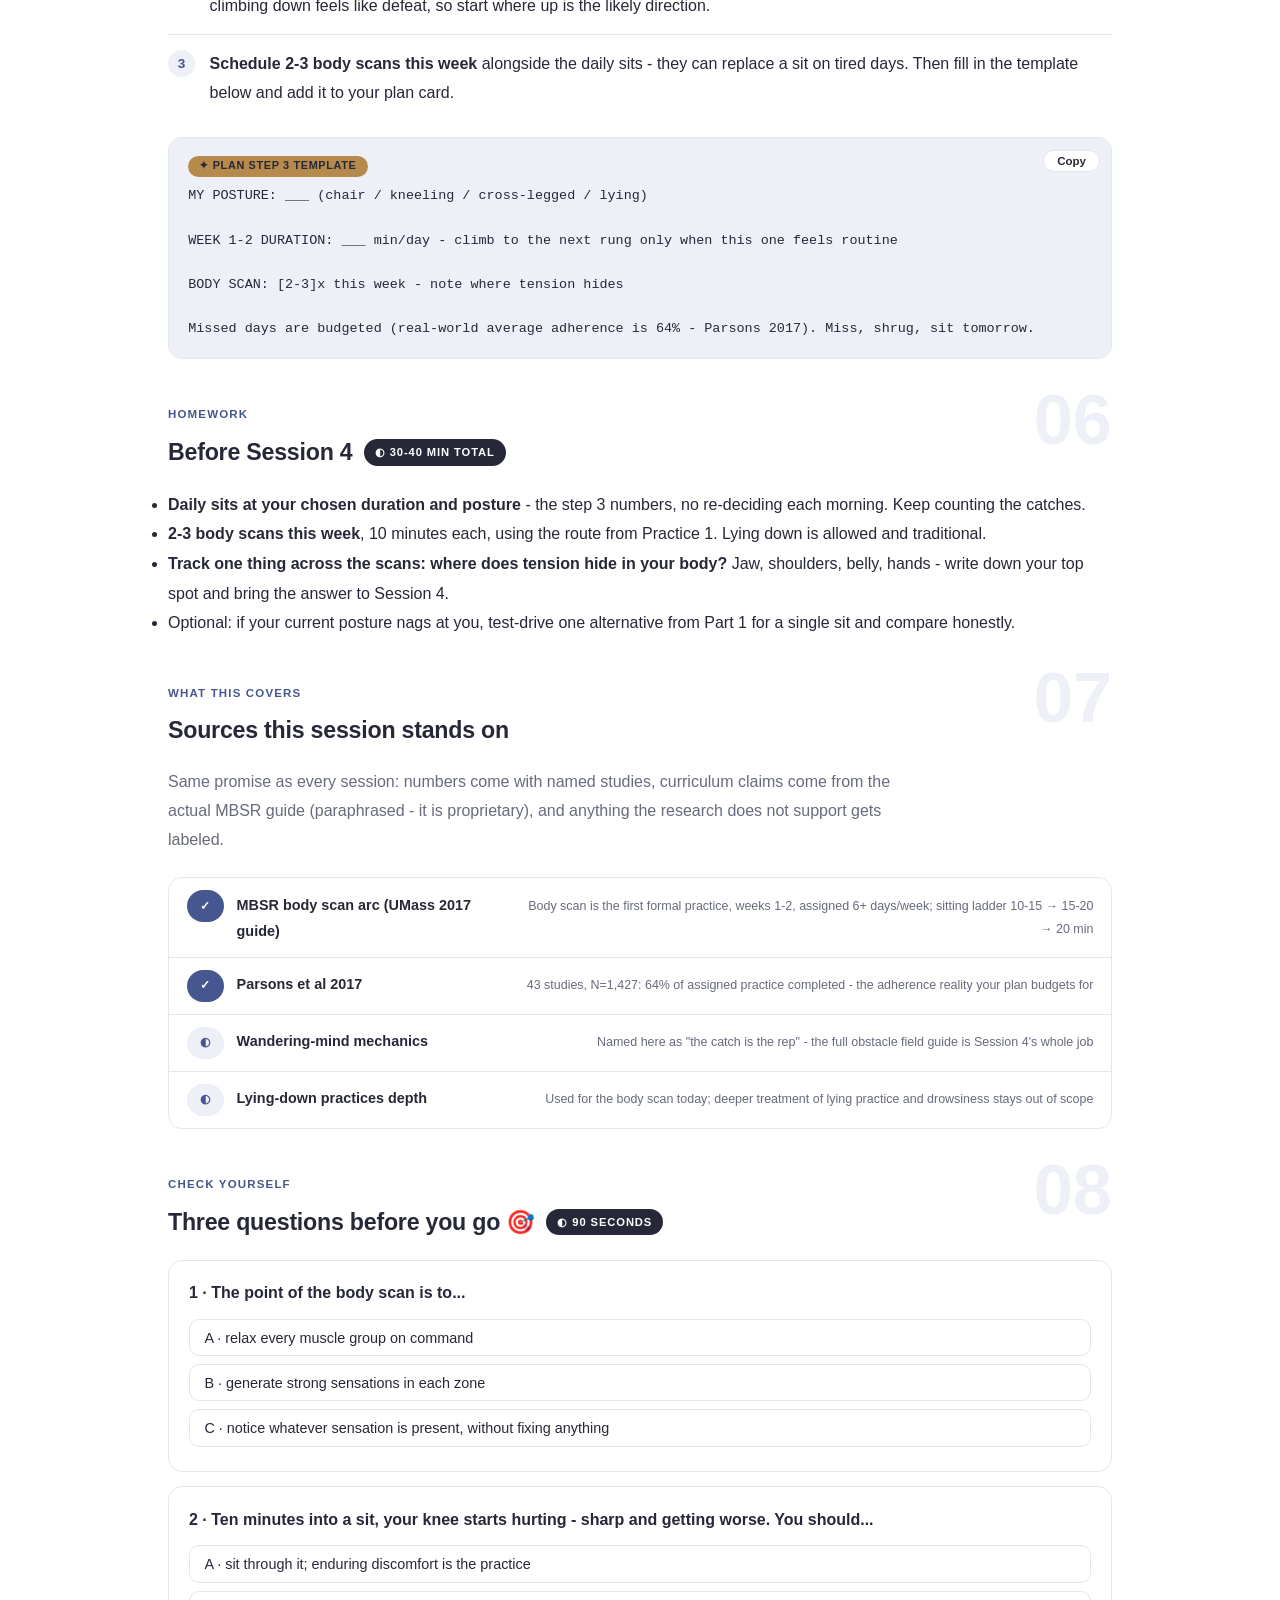
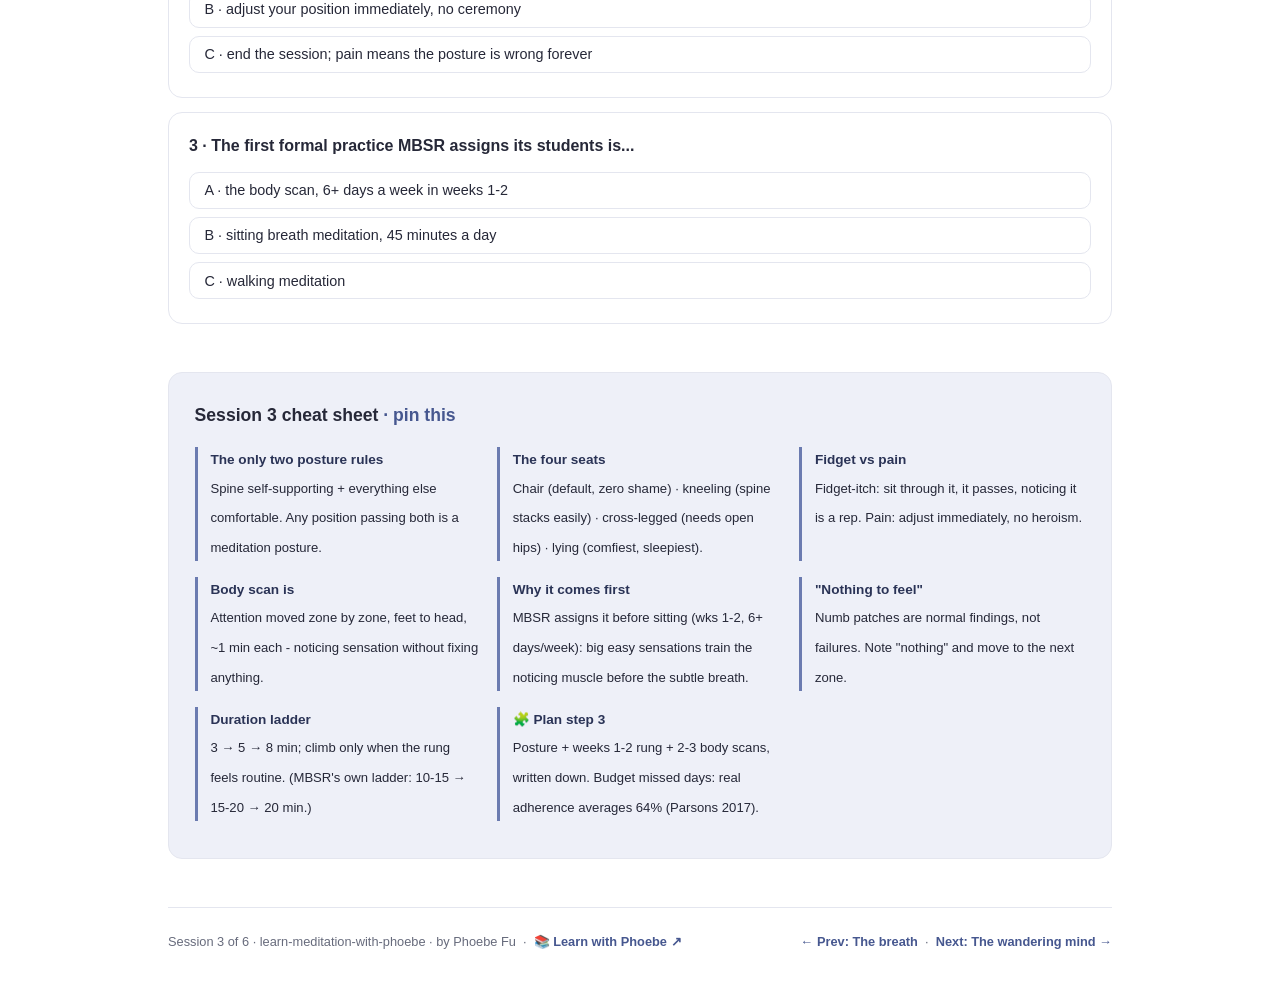
<file: courses/03-body-posture.html>
<!DOCTYPE html>
<html lang="en">
<head>
<meta charset="UTF-8">
<meta name="viewport" content="width=device-width, initial-scale=1.0">
<!-- social:start -->
<meta name="description" content="Two quiet dropout machines run in every beginner&#x27;s first month. Machine one: the mental image of a cross-legged monk, which makes ordinary people with ordinary hips conclude their body is...">
<meta property="og:type" content="article">
<meta property="og:site_name" content="Learn with Phoebe">
<meta property="og:title" content="Body &amp; posture: the body scan and how to sit - learn meditation with phoebe">
<meta property="og:description" content="Two quiet dropout machines run in every beginner&#x27;s first month. Machine one: the mental image of a cross-legged monk, which makes ordinary people with ordinary hips conclude their body is...">
<meta property="og:url" content="https://phoebefu6.github.io/learn-meditation-with-phoebe/courses/03-body-posture.html">
<meta property="og:image" content="https://phoebefu6.github.io/learn-meditation-with-phoebe/assets/og-cover.png">
<meta property="og:image:width" content="1200">
<meta property="og:image:height" content="630">
<meta name="twitter:card" content="summary_large_image">
<meta name="twitter:title" content="Body &amp; posture: the body scan and how to sit - learn meditation with phoebe">
<meta name="twitter:description" content="Two quiet dropout machines run in every beginner&#x27;s first month. Machine one: the mental image of a cross-legged monk, which makes ordinary people with ordinary hips conclude their body is...">
<meta name="twitter:image" content="https://phoebefu6.github.io/learn-meditation-with-phoebe/assets/og-cover.png">
<!-- social:end -->
<title>Session 3 · Body &amp; posture: the body scan and how to sit - learn meditation with phoebe</title>
<link rel="stylesheet" href="../assets/style.css?v=27">
</head>
<body>

<div class="toolbar">
  <div class="wrap">
    <span class="crumb"><a href="../index.html">learn-meditation-with-phoebe</a> / Session 3 of 6</span>
    <button class="btn" id="toggle-all" type="button">Expand all</button>
    <button class="btn primary" id="zoom-toggle" type="button">Projector zoom: off</button>
  </div>
</div>

<header class="masthead">
  <div class="wrap">
    <div class="eyebrow">Learn Meditation with Phoebe · Session 3 of 6</div>
    <h1>Body &amp; posture: the <span class="accent">body scan</span> and how to sit</h1>
    <p class="sub">Nobody quits meditation because of philosophy. They quit because their knees hurt and nobody told them a chair counts. This session settles your body once and for all - four legitimate ways to sit, two rules that actually matter - and teaches the body scan, the practice the clinical program assigns before any sitting meditation. Plus step 3 of your 4-week plan: posture and dose, in writing.</p>
    <div class="chip-row">
      <span class="chip level">🟡 Building</span>
      <span class="chip audience">No lotus required</span>
      <span class="chip audience">Chairs welcome</span>
      <span class="chip time">45 min + self-study depth</span>
    </div>
    <div class="agenda">
      <span class="a1" style="flex:1">0-3 · Welcome</span>
      <span class="a2" style="flex:4">3-20 · Concepts</span>
      <span class="a3" style="flex:4">20-40 · Practice &amp; reflect</span>
      <span class="a4" style="flex:1">40-45 · Q&amp;A</span>
    </div>
  </div>
</header>

<main class="wrap">

  <!-- ============ INTRO ============ -->
  <section class="section" id="intro">
    <div class="section-kicker">
      <span class="klabel">Part 0</span>
      <h2>Why this session exists</h2>
    </div>
    <p class="lede">Two quiet dropout machines run in every beginner's first month. Machine one: the mental image of a cross-legged monk, which makes ordinary people with ordinary hips conclude their body is wrong for this. It is not - a chair is a fully legitimate meditation seat, and always has been. Machine two: starting with the breath, which is subtle and easy to lose. MBSR - the 8-week clinical program most of the research studies - does not start there. It assigns the <strong>body scan first</strong>, because bodily sensation is a bigger, easier target for a beginner's attention. Today you get both fixes.</p>
    <div class="legend">
      <span class="pill solid">Live - covered in session</span>
      <span class="pill light">Self-study - read after</span>
      <span class="pill peach">✦ Practice prompt</span>
      <span class="pill inkpill">🧩 Your 4-week plan, step 3</span>
    </div>
    <div class="callout win">
      <strong>★ What you walk out with today</strong>
      A posture you can hold without heroism (chosen from four honest options), a clear rule for discomfort (fidget vs pain), your first full 10-minute body scan, and step 3 of your plan: posture + weeks 1-2 duration, written down.
    </div>
    <div class="callout tip">
      <strong>The honesty rail, applied to bodies</strong>
      Nothing in this session claims a posture is spiritually superior. <strong>Research says</strong> claims get a study and a number; "the lotus position opens energy channels" is <strong>traditionally said</strong>, and you need exactly none of it to train attention. Sit where your body lets you sit.
    </div>
  </section>

  <!-- ============ PART 1: HOW TO SIT ============ -->
  <section class="section" id="how-to-sit">
    <div class="section-kicker">
      <span class="klabel">Part 1 · covers posture options and discomfort</span>
      <h2>How to sit (anywhere) <span class="tag concept">6 min live</span></h2>
    </div>
    <p class="lede">Every posture instruction ever written compresses to two rules: <strong>the spine supports itself</strong> (so alertness has a scaffold), and <strong>everything else is comfortable</strong> (so pain does not eat your attention budget). Any position that passes both rules is a meditation posture. Four pass reliably.</p>

    <figure class="zoomable">
      <svg viewBox="0 0 880 235" xmlns="http://www.w3.org/2000/svg" role="img" aria-label="Four posture options ranked: chair, kneeling bench, cross-legged, lying down, each with a one-line pro and con">
        <style>
          .bp3aL { font: 800 18px Inter, sans-serif; fill: #FFFFFF; }
          .bp3aX { font: 400 13px Inter, sans-serif; fill: #6E7284; }
          .bp3aN { font: 600 14px Inter, sans-serif; fill: #3A2C10; }
          .bp3aA { stroke: #C3C7D6; stroke-width: 2.5; fill: none; marker-end: url(#bp3aAh); }
        </style>
        <defs>
          <marker id="bp3aAh" markerWidth="8" markerHeight="8" refX="6" refY="3" orient="auto">
            <path d="M0,0 L6,3 L0,6" fill="none" stroke="#C3C7D6" stroke-width="1.5"/>
          </marker>
        </defs>
        <text class="bp3aX" x="20" y="30">Ranked friendliest first - pick the leftmost one your body is happy in</text>
        <rect x="20" y="45" width="195" height="66" rx="14" fill="#2A3356"/>
        <text class="bp3aL" x="40" y="85">1 · Chair</text>
        <text class="bp3aX" x="20" y="135">the default, zero shame</text>
        <text class="bp3aX" x="20" y="153">feet flat, sit tall</text>
        <line class="bp3aA" x1="220" y1="78" x2="245" y2="78"/>
        <rect x="250" y="45" width="195" height="66" rx="14" fill="#46578F"/>
        <text class="bp3aL" x="270" y="85">2 · Kneeling</text>
        <text class="bp3aX" x="250" y="135">spine stacks easily</text>
        <text class="bp3aX" x="250" y="153">needs bench or cushion</text>
        <line class="bp3aA" x1="450" y1="78" x2="475" y2="78"/>
        <rect x="480" y="45" width="195" height="66" rx="14" fill="#6B7BB0"/>
        <text class="bp3aL" x="500" y="85">3 · Cross-legged</text>
        <text class="bp3aX" x="480" y="135">needs open hips</text>
        <text class="bp3aX" x="480" y="153">cushion under hips helps</text>
        <line class="bp3aA" x1="680" y1="78" x2="705" y2="78"/>
        <rect x="710" y="45" width="150" height="66" rx="14" fill="#B58A4C"/>
        <text class="bp3aL" x="726" y="85">4 · Lying</text>
        <text class="bp3aX" x="710" y="135">comfiest, sleepiest</text>
        <text class="bp3aX" x="710" y="153">honest drowsy risk</text>
        <rect x="20" y="195" width="14" height="14" rx="3" fill="#B58A4C"/>
        <text class="bp3aN" x="44" y="207">Two rules only: spine self-supporting, everything else comfortable. All four pass.</text>
      </svg>
      <figcaption>🔍 Click to zoom - four legitimate postures, ranked friendliest first</figcaption>
    </figure>

    <details class="card" open>
      <summary><span class="mode live">Live</span>The four options, honestly ranked<span class="mini">3 min</span><span class="caret">▶</span></summary>
      <div class="body">
        <table class="clean">
          <thead><tr><th>Option</th><th>Setup</th><th>Honest note</th></tr></thead>
          <tbody>
            <tr><td><strong>Chair</strong></td><td>Feet flat on the floor, hands on thighs. Sit slightly away from the backrest if that is comfortable, so the spine holds itself - lean back if it is not.</td><td>The default for this course. MBSR itself teaches chair sitting. Zero shame, zero asterisk.</td></tr>
            <tr><td><strong>Kneeling</strong></td><td>Shins on the floor, seat on a meditation bench or a firm cushion between the heels.</td><td>The spine stacks almost automatically. Kind to hips, harder on ankles - pad them.</td></tr>
            <tr><td><strong>Cross-legged</strong></td><td>On a cushion tall enough that the knees sit level with or below the hips.</td><td>Only works with open hips. Knees floating in the air means the cushion is too low or the posture is wrong for your body today. No lotus required, ever.</td></tr>
            <tr><td><strong>Lying down</strong></td><td>On your back, knees bent or legs flat, arms at your sides.</td><td>Fully valid - it is the standard body-scan position. Honest note: it is also the sleepiest, so keep it for body scans and use a seated option for breath practice when you can.</td></tr>
          </tbody>
        </table>
        <div class="callout example">
          <span class="ex-pill">Real world</span>
          <p><strong>The chair confession.</strong> Ask around any long-running meditation group and you will find committed practitioners of a decade or more who have never once sat on the floor. Their attention got trained anyway. The floor is a preference, not a prerequisite.</p>
        </div>
      </div>
    </details>

    <details class="card">
      <summary><span class="mode live">Live</span>Discomfort: the fidget-vs-pain rule<span class="mini">3 min</span><span class="caret">▶</span></summary>
      <div class="body">
        <p>Some discomfort will visit every sit. The skill is sorting it into two bins with two opposite responses:</p>
        <ul>
          <li><strong>Fidget-itch</strong> - the restless urge to shift, scratch, or check the timer; a mild ache of stillness. <strong>Sit through it.</strong> It usually passes within a minute, and noticing "urge to move" without obeying it is itself a rep - the same notice-and-return move you do with thoughts.</li>
          <li><strong>Pain</strong> - sharp, burning, numb-and-tingling, or joint pain that grows. <strong>Adjust immediately, mid-sit, no ceremony.</strong> Move the leg, change position, switch to the chair. There is no medal for enduring pain, and pushing through it is how people injure knees and quit forever.</li>
        </ul>
        <p>The test when unsure: fidget-itch fades when you observe it; pain gets louder. Give it thirty seconds of honest attention, then believe the answer.</p>
        <div class="callout tip">
          <strong>No heroism, ever</strong>
          Adjusting your posture is not "losing". A two-second mindful adjustment - feel the intention, move, resettle - keeps the practice going. Gritting your teeth for ten minutes trains exactly one thing: dreading the next sit.
        </div>
      </div>
    </details>
  </section>

  <!-- ============ PART 2: THE BODY SCAN ============ -->
  <section class="section" id="body-scan">
    <div class="section-kicker">
      <span class="klabel">Part 2 · covers the body scan</span>
      <h2>The body scan <span class="tag concept">7 min live</span></h2>
    </div>
    <p class="lede">The body scan is attention moved <strong>systematically through the body</strong> - feet to head, or head to feet - resting on each zone in turn and noticing whatever sensation is there: warmth, pressure, tingling, contact with the chair, or nothing at all. You are not relaxing the zones, fixing them, or judging them. You are just visiting. Noticing without fixing is the whole instruction.</p>

    <figure class="zoomable">
      <svg viewBox="0 0 880 225" xmlns="http://www.w3.org/2000/svg" role="img" aria-label="Body scan route: feet, legs, hips, belly and chest, hands and arms, shoulders, face and head, about one minute per zone">
        <style>
          .bp3bL { font: 700 15px Inter, sans-serif; fill: #E5E8F2; }
          .bp3bX { font: 400 12.5px Inter, sans-serif; fill: #6E7284; }
          .bp3bT { font: 700 15px Inter, sans-serif; fill: #262838; }
          .bp3bN { font: 600 14px Inter, sans-serif; fill: #3A2C10; }
          .bp3bA { stroke: #C3C7D6; stroke-width: 2.5; fill: none; marker-end: url(#bp3bAh); }
        </style>
        <defs>
          <marker id="bp3bAh" markerWidth="8" markerHeight="8" refX="6" refY="3" orient="auto">
            <path d="M0,0 L6,3 L0,6" fill="none" stroke="#C3C7D6" stroke-width="1.5"/>
          </marker>
        </defs>
        <text class="bp3bT" x="20" y="30">The 10-minute route · feet to head · about 1 minute per zone</text>
        <rect x="20" y="55" width="102" height="52" rx="12" fill="#2A3356"/>
        <text class="bp3bL" x="42" y="86">Feet</text>
        <text class="bp3bX" x="26" y="130">toes, soles</text>
        <line class="bp3bA" x1="126" y1="81" x2="140" y2="81"/>
        <rect x="143" y="55" width="102" height="52" rx="12" fill="#46578F"/>
        <text class="bp3bL" x="165" y="86">Legs</text>
        <text class="bp3bX" x="149" y="130">calves, knees</text>
        <line class="bp3bA" x1="249" y1="81" x2="263" y2="81"/>
        <rect x="266" y="55" width="102" height="52" rx="12" fill="#6B7BB0"/>
        <text class="bp3bL" x="288" y="86">Hips</text>
        <text class="bp3bX" x="272" y="130">seat, pelvis</text>
        <line class="bp3bA" x1="372" y1="81" x2="386" y2="81"/>
        <rect x="389" y="55" width="102" height="52" rx="12" fill="#2A3356"/>
        <text class="bp3bL" x="409" y="86">Belly</text>
        <text class="bp3bX" x="395" y="130">chest, breath</text>
        <line class="bp3bA" x1="495" y1="81" x2="509" y2="81"/>
        <rect x="512" y="55" width="102" height="52" rx="12" fill="#46578F"/>
        <text class="bp3bL" x="529" y="86">Hands</text>
        <text class="bp3bX" x="518" y="130">arms, palms</text>
        <line class="bp3bA" x1="618" y1="81" x2="632" y2="81"/>
        <rect x="635" y="55" width="102" height="52" rx="12" fill="#6B7BB0"/>
        <text class="bp3bL" x="641" y="86">Shoulders</text>
        <text class="bp3bX" x="641" y="130">and neck</text>
        <line class="bp3bA" x1="741" y1="81" x2="755" y2="81"/>
        <rect x="758" y="55" width="102" height="52" rx="12" fill="#B58A4C"/>
        <text class="bp3bL" x="780" y="86">Face</text>
        <text class="bp3bX" x="764" y="130">jaw, scalp</text>
        <rect x="20" y="185" width="14" height="14" rx="3" fill="#B58A4C"/>
        <text class="bp3bN" x="44" y="197">Nothing to feel in a zone? Numb patches are normal findings - note "nothing" and move on.</text>
      </svg>
      <figcaption>🔍 Click to zoom - the body-scan route, one zone at a time, feet to head</figcaption>
    </figure>

    <details class="card">
      <summary><span class="mode live">Live</span>Why MBSR assigns this first, before any sitting<span class="mini">3 min</span><span class="caret">▶</span></summary>
      <div class="body">
        <p>In the standard MBSR curriculum, the <strong>body scan is the first formal practice assigned</strong> - weeks 1 and 2, six or more days a week - before sitting meditation gets serious airtime. That ordering is deliberate and smart:</p>
        <ul>
          <li><strong>Bodily sensation is an easy target.</strong> Pressure of the chair, warmth of a hand - these are big, findable signals. The breath at the nostrils is a whisper by comparison. You train the noticing muscle on the loud stuff first.</li>
          <li><strong>It is the same rep in disguise.</strong> Attention rests on a zone, wanders to lunch, you notice, you return to the zone. Identical mechanics to Session 1's loop - just with a target you cannot lose.</li>
          <li><strong>It builds the tension map.</strong> Most people discover in week one that their shoulders or jaw have been clenched for years. That map pays rent for the rest of the course.</li>
        </ul>
        <p><strong>"Nothing to feel" is a finding, not a failure.</strong> Some zones report silence - a numb patch, a blank forearm. Fine. "No sensation detectable" is data you noticed, which means the attention showed up and did its job. Note it and move on.</p>
      </div>
    </details>

    <details class="card">
      <summary><span class="mode self">Self-study</span>Body scan vs progressive muscle relaxation<span class="mini">2 min read</span><span class="caret">▶</span></summary>
      <div class="body">
        <p>People often confuse the body scan with <strong>progressive muscle relaxation (PMR)</strong>, the older clinical technique. They tour the same body but do opposite things:</p>
        <table class="clean">
          <thead><tr><th></th><th>Body scan</th><th>PMR</th></tr></thead>
          <tbody>
            <tr><td><strong>Move</strong></td><td>Observe each zone as it is</td><td>Deliberately tense each muscle group, then release</td></tr>
            <tr><td><strong>Goal</strong></td><td>Train noticing; relaxation optional</td><td>Produce relaxation directly</td></tr>
            <tr><td><strong>If tension stays</strong></td><td>That is a valid finding</td><td>That is the thing to fix</td></tr>
          </tbody>
        </table>
        <p>Fun honest aside: PMR was one of the active comparators in Goyal 2014 - and meditation showed <strong>no advantage over it</strong> on any outcome. The humble tense-and-release drill from the 1930s held its own against the practice with all the headlines. If PMR is what relaxes you, do PMR; the body scan earns its place by training attention, not by out-relaxing anything.</p>
      </div>
    </details>
  </section>

  <!-- ============ PART 3: DURATION LADDER ============ -->
  <section class="section" id="duration">
    <div class="section-kicker">
      <span class="klabel">Part 3 · covers how long to sit</span>
      <h2>The duration ladder <span class="tag concept">4 min live</span></h2>
    </div>
    <p class="lede">How long should a beginner sit? Long enough to get reps, short enough that you actually show up tomorrow. Your plan's weeks 1-2 use a three-rung ladder: <strong>3 minutes → 5 minutes → 8 minutes</strong>. Climb a rung only when the current one feels routine - as in, you no longer negotiate with yourself about starting. There is no schedule for climbing; some people sit at 5 minutes for a month and that is a working practice.</p>

    <details class="card">
      <summary><span class="mode live">Live</span>The ladder, calibrated against the clinical dose<span class="mini">3 min</span><span class="caret">▶</span></summary>
      <div class="body">
        <p>For calibration, MBSR's own sitting-meditation ladder ran <strong>10-15 minutes in week 2 → 15-20 in week 3 → 20 in week 4</strong> - on top of daily 45-minute body scans. That is the dose most famous studies measured, and it is a part-time job. Your ladder starts far below it on purpose: the goal of a starter plan is a surviving habit, not a replicated study protocol.</p>
        <ul>
          <li><strong>3 min</strong> - the entry rung. Too small to dread, big enough for a dozen reps.</li>
          <li><strong>5 min</strong> - the first rung that feels like a real sit. Most people live here in week 1.</li>
          <li><strong>8 min</strong> - enough room for the mind to settle, wander, and get caught repeatedly. A solid weeks-1-2 ceiling.</li>
        </ul>
        <p><strong>Plan for missed days now.</strong> Across 43 real studies, participants completed about <strong>64% of assigned practice</strong> (Parsons 2017) - and those were people in structured programs with instructors. Missing roughly a third of days is the documented human norm, not a personal failing. Build the plan assuming misses: a missed day costs one day, drama about the missed day costs the week.</p>
        <div class="callout example">
          <span class="ex-pill">Real world</span>
          <p><strong>The 64% mindset in practice:</strong> a learner who sits 5 of 7 days at 5 minutes is outperforming the published adherence average. Say that sentence to yourself before declaring the week a failure.</p>
        </div>
      </div>
    </details>
  </section>

  <!-- ============ PRACTICE 1 ============ -->
  <section class="section" id="apply-1">
    <div class="section-kicker">
      <span class="klabel">Practice 1 of 2</span>
      <h2>Your first body scan <span class="tag demo">✦ 12 min · everyone does this</span></h2>
    </div>
    <p class="lede">Ten minutes, seven zones, no soundtrack needed. Lying down is the classic position for this one; a chair works fine if lying down means napping.</p>

    <div class="steps">
      <div class="step"><p><strong>Set a 10-minute timer.</strong> Phone on do-not-disturb. Lie on your back or sit in your chair, eyes closed or half-closed.</p></div>
      <div class="step"><p><strong>Start at the feet.</strong> Rest attention there and just report to yourself what is present: pressure, warmth, tingling, sock seams, nothing. Do not wiggle to generate sensation - listen for what is already there.</p></div>
      <div class="step"><p><strong>Move up roughly one zone per minute:</strong> feet → legs → hips → belly and chest → hands and arms → shoulders and neck → face and head. Imprecise timing is fine; the route matters more than the stopwatch.</p></div>
      <div class="step"><p><strong>When the mind wanders</strong> (it will, constantly), notice, and return to the zone you left off - not back to the feet. The catch is the rep, exactly as in Session 1.</p></div>
      <div class="step"><p><strong>At the timer, take one breath of the whole body at once</strong>, then note two things: which zone had the most sensation, and which had the least. That is your first tension map entry.</p></div>
    </div>

    <div class="callout example">
      <span class="ex-pill">Real world</span>
      <p><strong>Typical first-scan report:</strong> fell into thought for what felt like three full zones, jaw turned out to be clenched, one forearm reported absolutely nothing. All three are textbook findings. The scan worked.</p>
    </div>
  </section>

  <!-- ============ PRACTICE 2 ============ -->
  <section class="section" id="apply-2">
    <div class="section-kicker">
      <span class="klabel">Practice 2 of 2 · 🧩 plan step 3</span>
      <h2>Lock in posture and dose <span class="tag demo">✦ 6 min · builds your 4-week plan</span></h2>
    </div>
    <p class="lede">Step 1 gave your plan a why, step 2 gave it an anchor and a time slot. Step 3 gives it a body: the posture you will actually use and the duration rung you will actually start on. Written down, these stop being daily decisions - and un-decided mornings are where practices die.</p>

    <div class="steps">
      <div class="step"><p><strong>Pick your posture</strong> from Part 1 - the leftmost option on the diagram your body is genuinely happy in. For most people that is the chair, and the chair is a complete answer.</p></div>
      <div class="step"><p><strong>Pick your starting rung:</strong> 3, 5, or 8 minutes. When torn between two, take the smaller - climbing up feels like progress, climbing down feels like defeat, so start where up is the likely direction.</p></div>
      <div class="step"><p><strong>Schedule 2-3 body scans this week</strong> alongside the daily sits - they can replace a sit on tired days. Then fill in the template below and add it to your plan card.</p></div>
    </div>

    <div class="prompt-box good"><span class="label">✦ Plan step 3 template</span>MY POSTURE: ___ (chair / kneeling / cross-legged / lying)

WEEK 1-2 DURATION: ___ min/day - climb to the next rung only when this one feels routine

BODY SCAN: [2-3]x this week - note where tension hides

Missed days are budgeted (real-world average adherence is 64% - Parsons 2017). Miss, shrug, sit tomorrow.</div>
  </section>

  <!-- ============ HOMEWORK ============ -->
  <section class="section" id="exercise">
    <div class="section-kicker">
      <span class="klabel">Homework</span>
      <h2>Before Session 4 <span class="tag exercise">◐ 30-40 min total</span></h2>
    </div>
    <ul>
      <li><strong>Daily sits at your chosen duration and posture</strong> - the step 3 numbers, no re-deciding each morning. Keep counting the catches.</li>
      <li><strong>2-3 body scans this week</strong>, 10 minutes each, using the route from Practice 1. Lying down is allowed and traditional.</li>
      <li><strong>Track one thing across the scans: where does tension hide in your body?</strong> Jaw, shoulders, belly, hands - write down your top spot and bring the answer to Session 4.</li>
      <li>Optional: if your current posture nags at you, test-drive one alternative from Part 1 for a single sit and compare honestly.</li>
    </ul>
  </section>

  <!-- ============ SOURCES / COVERAGE ============ -->
  <section class="section" id="official">
    <div class="section-kicker">
      <span class="klabel">What this covers</span>
      <h2>Sources this session stands on</h2>
    </div>
    <p class="lede">Same promise as every session: numbers come with named studies, curriculum claims come from the actual MBSR guide (paraphrased - it is proprietary), and anything the research does not support gets labeled.</p>
    <div class="covered">
      <div class="covered-row"><span class="status pill solid">✓</span><span class="name">MBSR body scan arc (UMass 2017 guide)</span><span class="note">Body scan is the first formal practice, weeks 1-2, assigned 6+ days/week; sitting ladder 10-15 → 15-20 → 20 min</span></div>
      <div class="covered-row"><span class="status pill solid">✓</span><span class="name">Parsons et al 2017</span><span class="note">43 studies, N=1,427: 64% of assigned practice completed - the adherence reality your plan budgets for</span></div>
      <div class="covered-row"><span class="status pill light">◐</span><span class="name">Wandering-mind mechanics</span><span class="note">Named here as "the catch is the rep" - the full obstacle field guide is Session 4's whole job</span></div>
      <div class="covered-row"><span class="status pill light">◐</span><span class="name">Lying-down practices depth</span><span class="note">Used for the body scan today; deeper treatment of lying practice and drowsiness stays out of scope</span></div>
    </div>
  </section>

  <!-- ============ QUIZ ============ -->
  <section class="section" id="quiz">
    <div class="section-kicker">
      <span class="klabel">Check yourself</span>
      <h2>Three questions before you go 🎯 <span class="tag exercise">◐ 90 seconds</span></h2>
    </div>
    <div class="quiz-q" data-answer="2">
      <p class="qtext">1 · The point of the body scan is to...</p>
      <button class="qopt" type="button">A · relax every muscle group on command</button>
      <button class="qopt" type="button">B · generate strong sensations in each zone</button>
      <button class="qopt" type="button">C · notice whatever sensation is present, without fixing anything</button>
      <p class="qwhy">The scan trains noticing, not relaxing - relaxation is an optional side effect. Tense shoulders and numb forearms are valid findings, not errors. (Tense-and-release on command is PMR, a different technique.)</p>
    </div>
    <div class="quiz-q" data-answer="1">
      <p class="qtext">2 · Ten minutes into a sit, your knee starts hurting - sharp and getting worse. You should...</p>
      <button class="qopt" type="button">A · sit through it; enduring discomfort is the practice</button>
      <button class="qopt" type="button">B · adjust your position immediately, no ceremony</button>
      <button class="qopt" type="button">C · end the session; pain means the posture is wrong forever</button>
      <p class="qwhy">Pain gets an immediate adjustment - no heroism. It is fidget-itch (the restless urge to move) that you sit through, because it fades under observation and noticing it is a rep. Pain gets louder; believe it.</p>
    </div>
    <div class="quiz-q" data-answer="0">
      <p class="qtext">3 · The first formal practice MBSR assigns its students is...</p>
      <button class="qopt" type="button">A · the body scan, 6+ days a week in weeks 1-2</button>
      <button class="qopt" type="button">B · sitting breath meditation, 45 minutes a day</button>
      <button class="qopt" type="button">C · walking meditation</button>
      <p class="qwhy">The body scan comes first - bodily sensation is a big, findable target, so the noticing muscle gets trained on easy reps before the subtle breath takes over. Sitting builds up from week 2 onward.</p>
    </div>
    <p class="quiz-score"></p>
  </section>

  <!-- ============ CHEAT SHEET ============ -->
  <section class="cheat" id="cheatsheet">
    <h3>Session 3 cheat sheet <span>· pin this</span></h3>
    <div class="grid-2">
      <div class="cheat-item"><b>The only two posture rules</b><span>Spine self-supporting + everything else comfortable. Any position passing both is a meditation posture.</span></div>
      <div class="cheat-item"><b>The four seats</b><span>Chair (default, zero shame) · kneeling (spine stacks easily) · cross-legged (needs open hips) · lying (comfiest, sleepiest).</span></div>
      <div class="cheat-item"><b>Fidget vs pain</b><span>Fidget-itch: sit through it, it passes, noticing it is a rep. Pain: adjust immediately, no heroism.</span></div>
      <div class="cheat-item"><b>Body scan is</b><span>Attention moved zone by zone, feet to head, ~1 min each - noticing sensation without fixing anything.</span></div>
      <div class="cheat-item"><b>Why it comes first</b><span>MBSR assigns it before sitting (wks 1-2, 6+ days/week): big easy sensations train the noticing muscle before the subtle breath.</span></div>
      <div class="cheat-item"><b>"Nothing to feel"</b><span>Numb patches are normal findings, not failures. Note "nothing" and move to the next zone.</span></div>
      <div class="cheat-item"><b>Duration ladder</b><span>3 → 5 → 8 min; climb only when the rung feels routine. (MBSR's own ladder: 10-15 → 15-20 → 20 min.)</span></div>
      <div class="cheat-item"><b>🧩 Plan step 3</b><span>Posture + weeks 1-2 rung + 2-3 body scans, written down. Budget missed days: real adherence averages 64% (Parsons 2017).</span></div>
    </div>
  </section>

  <footer class="pagefoot">
    <span>Session 3 of 6 · learn-meditation-with-phoebe · by Phoebe Fu &nbsp;·&nbsp; 📚 <a href="https://phoebefu6.github.io/learn-with-phoebe/">Learn with Phoebe ↗</a></span>
    <span><a href="02-the-breath.html">← Prev: The breath</a> &nbsp;·&nbsp; <a href="04-wandering-mind.html">Next: The wandering mind →</a></span>
  </footer>

</main>

<script src="../assets/app.js?v=26"></script>
</body>
</html>
</file>
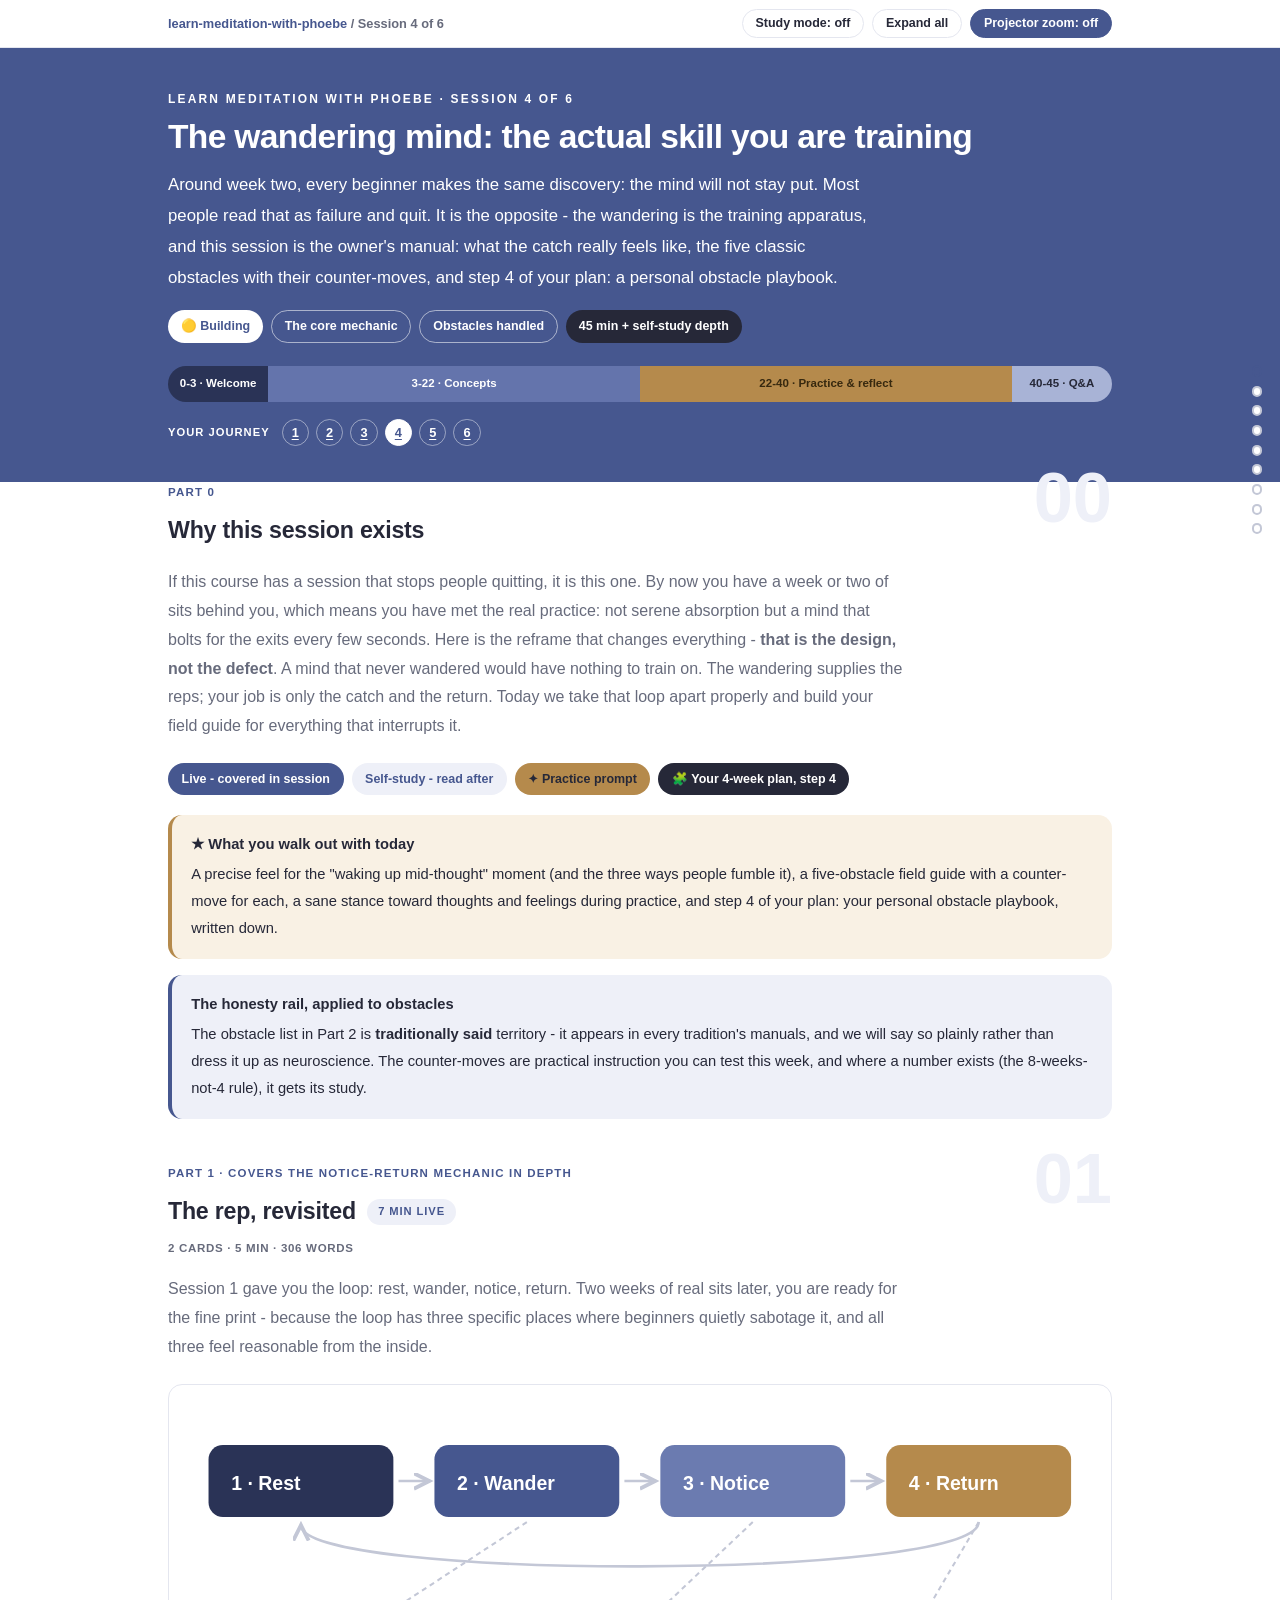
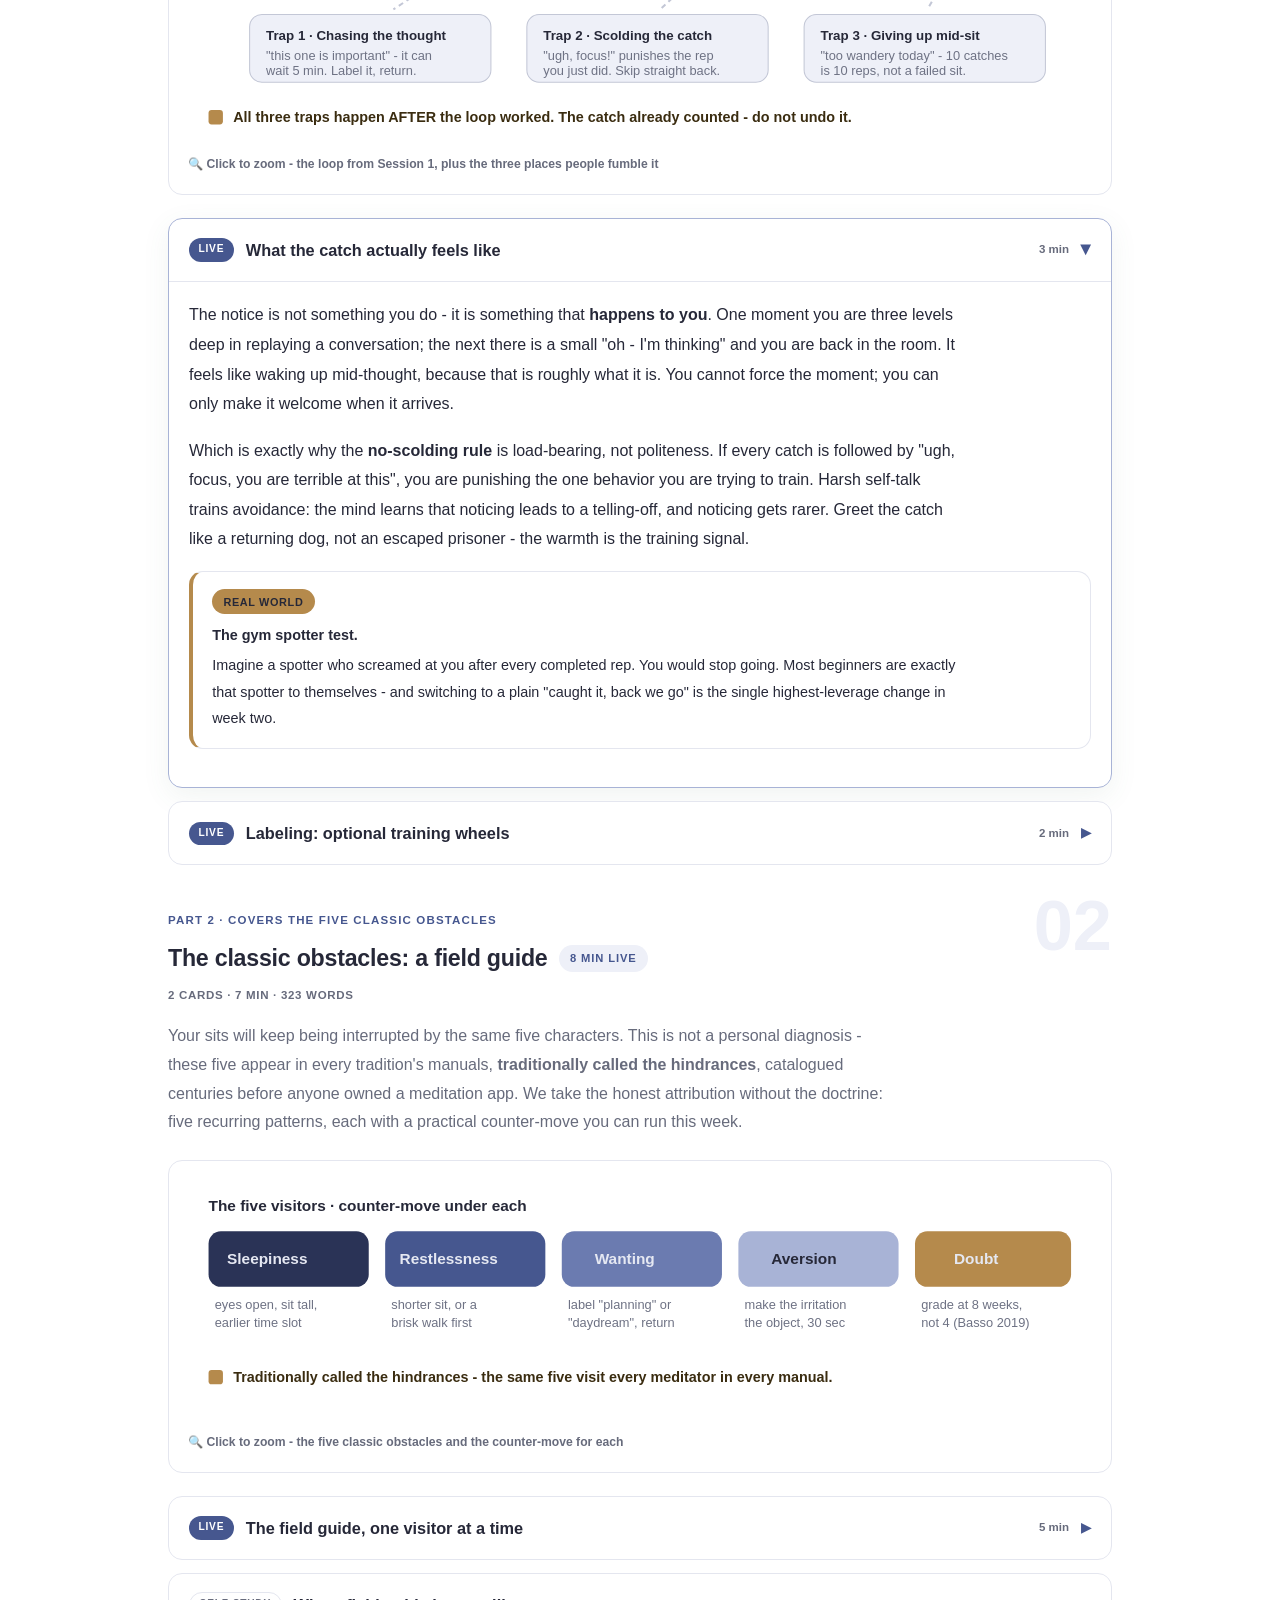
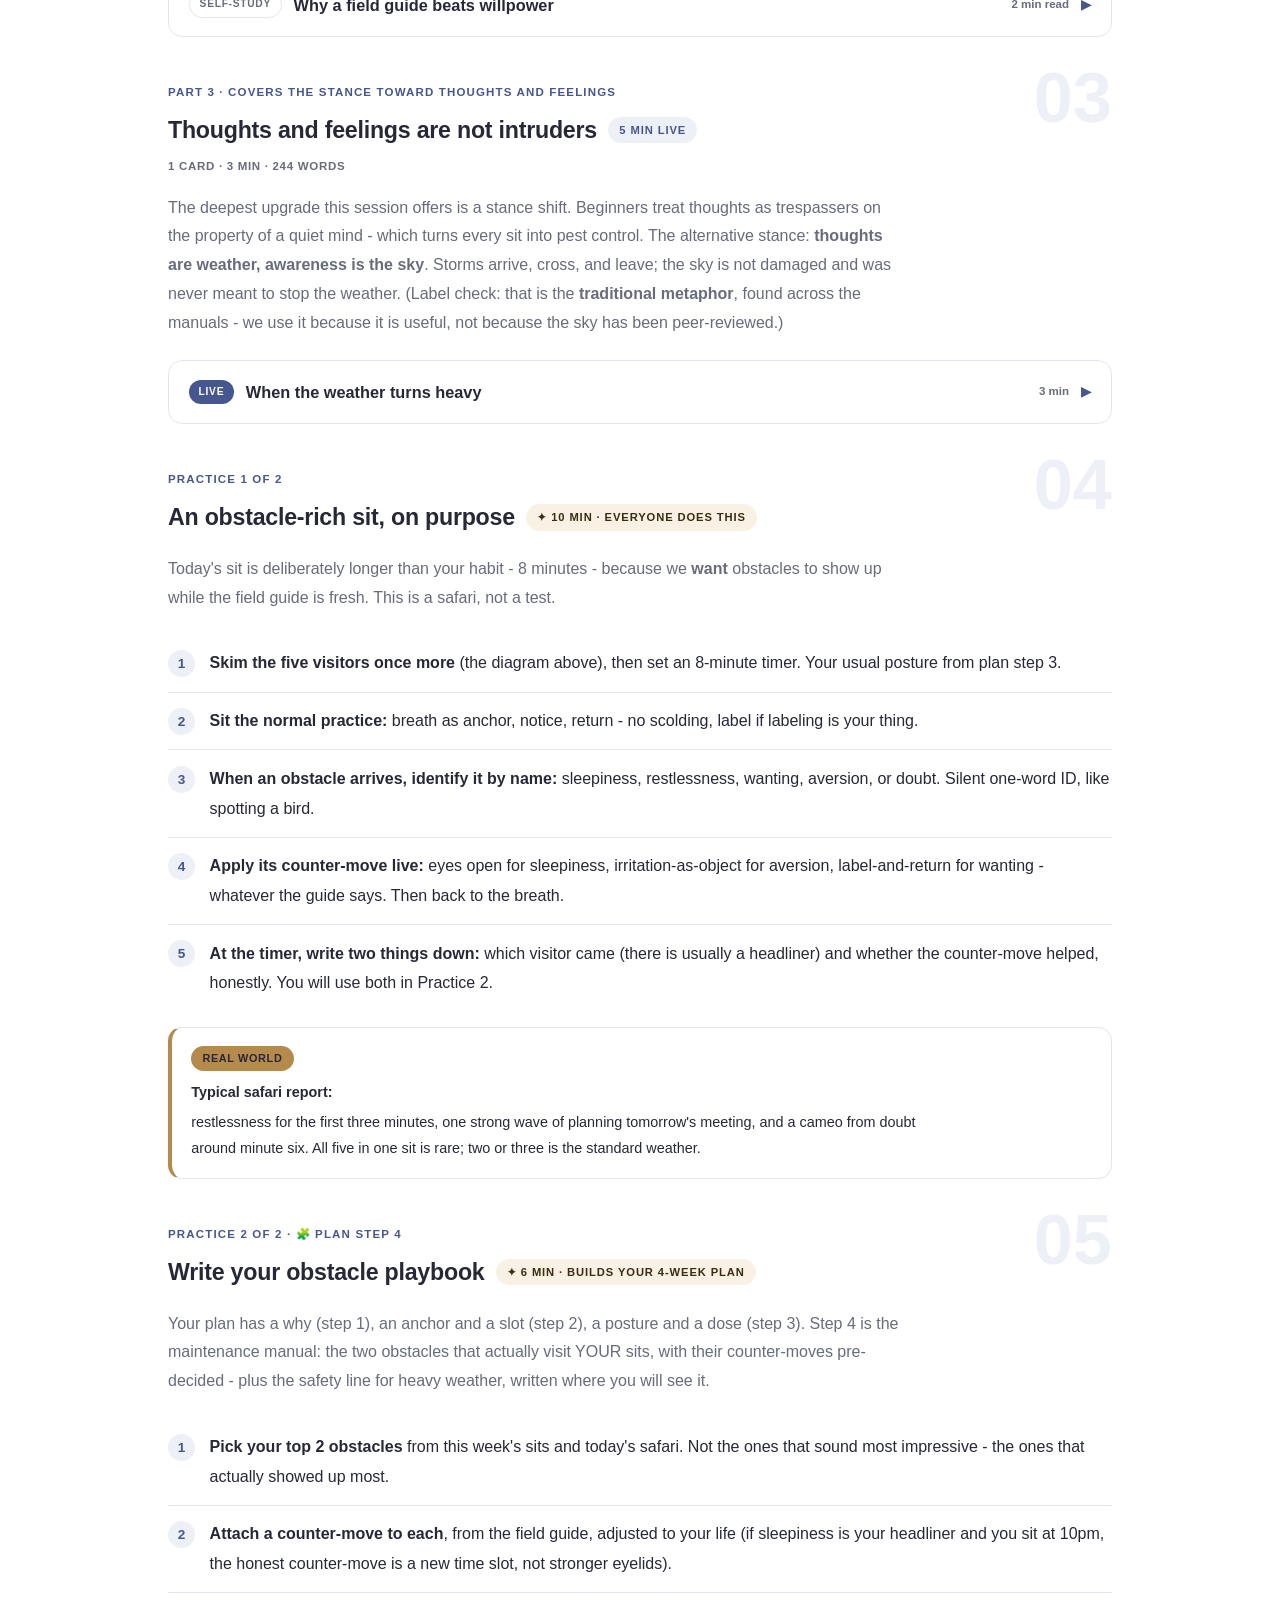
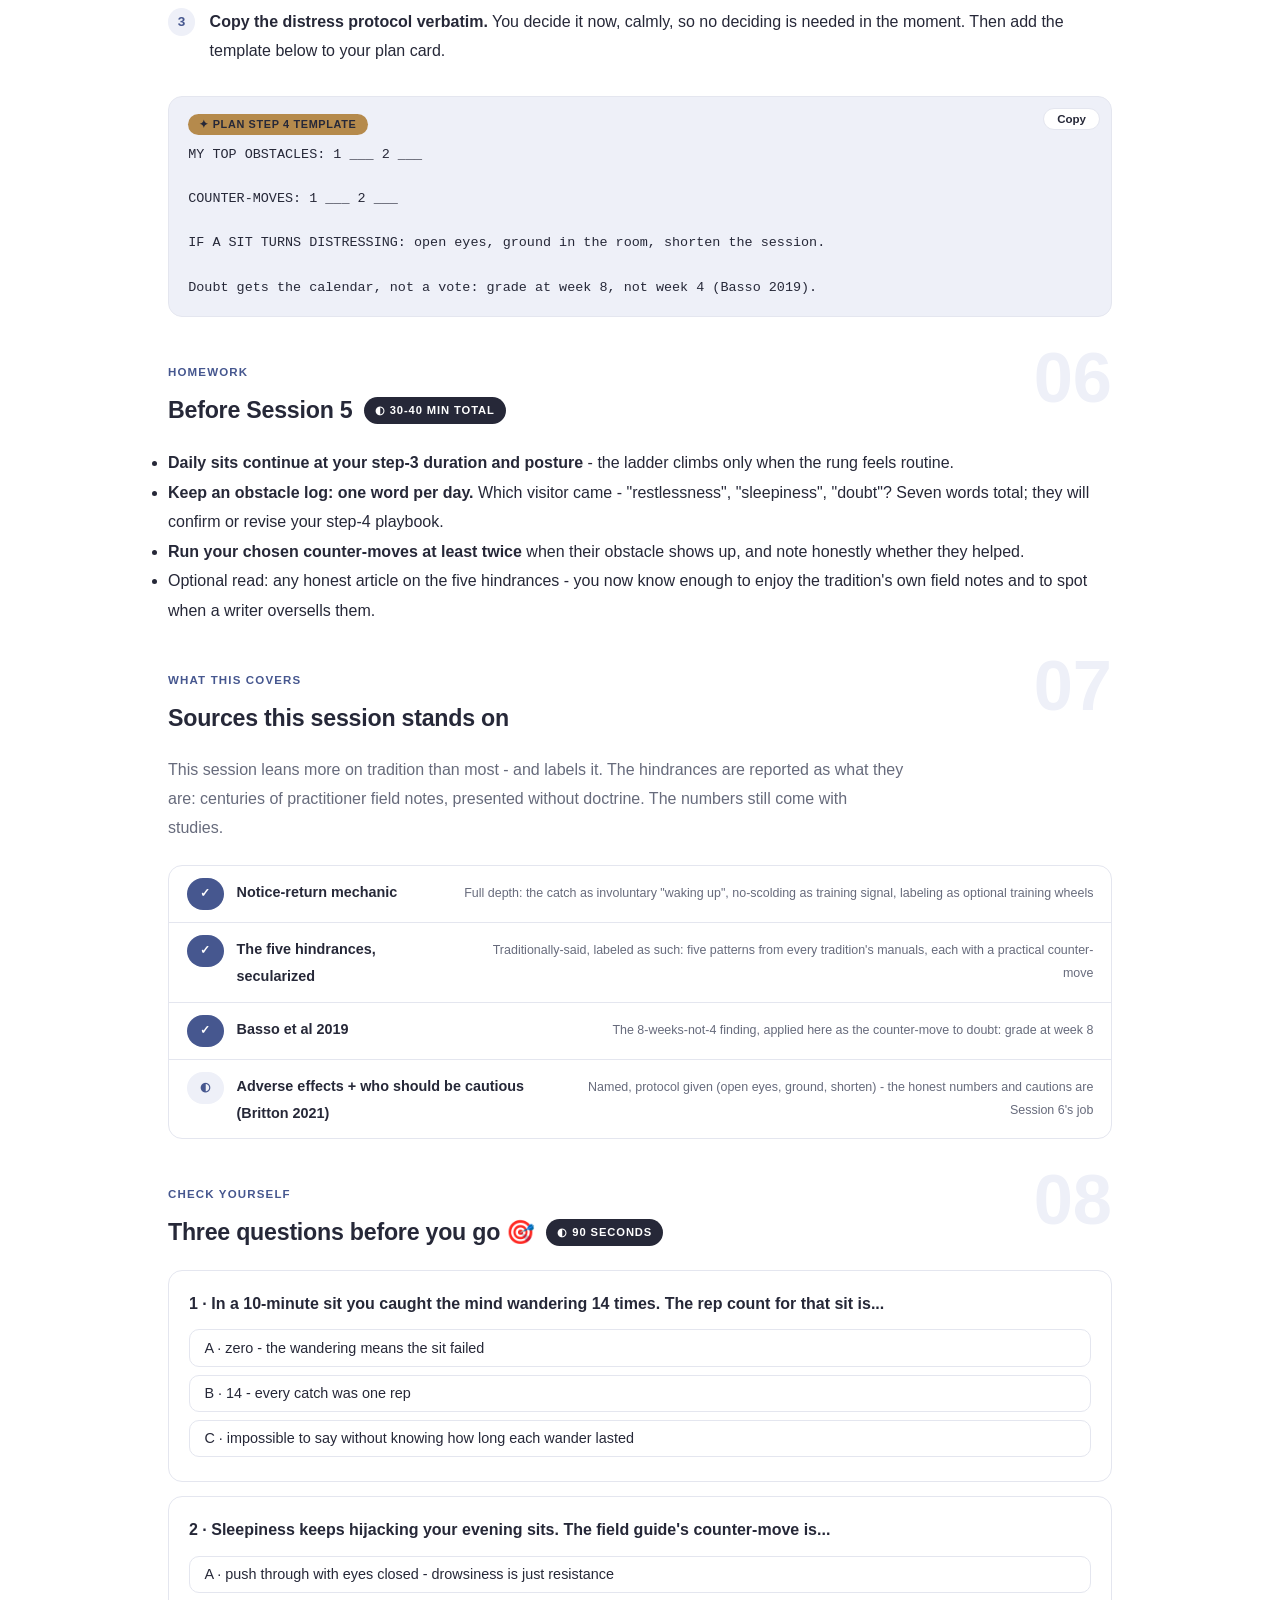
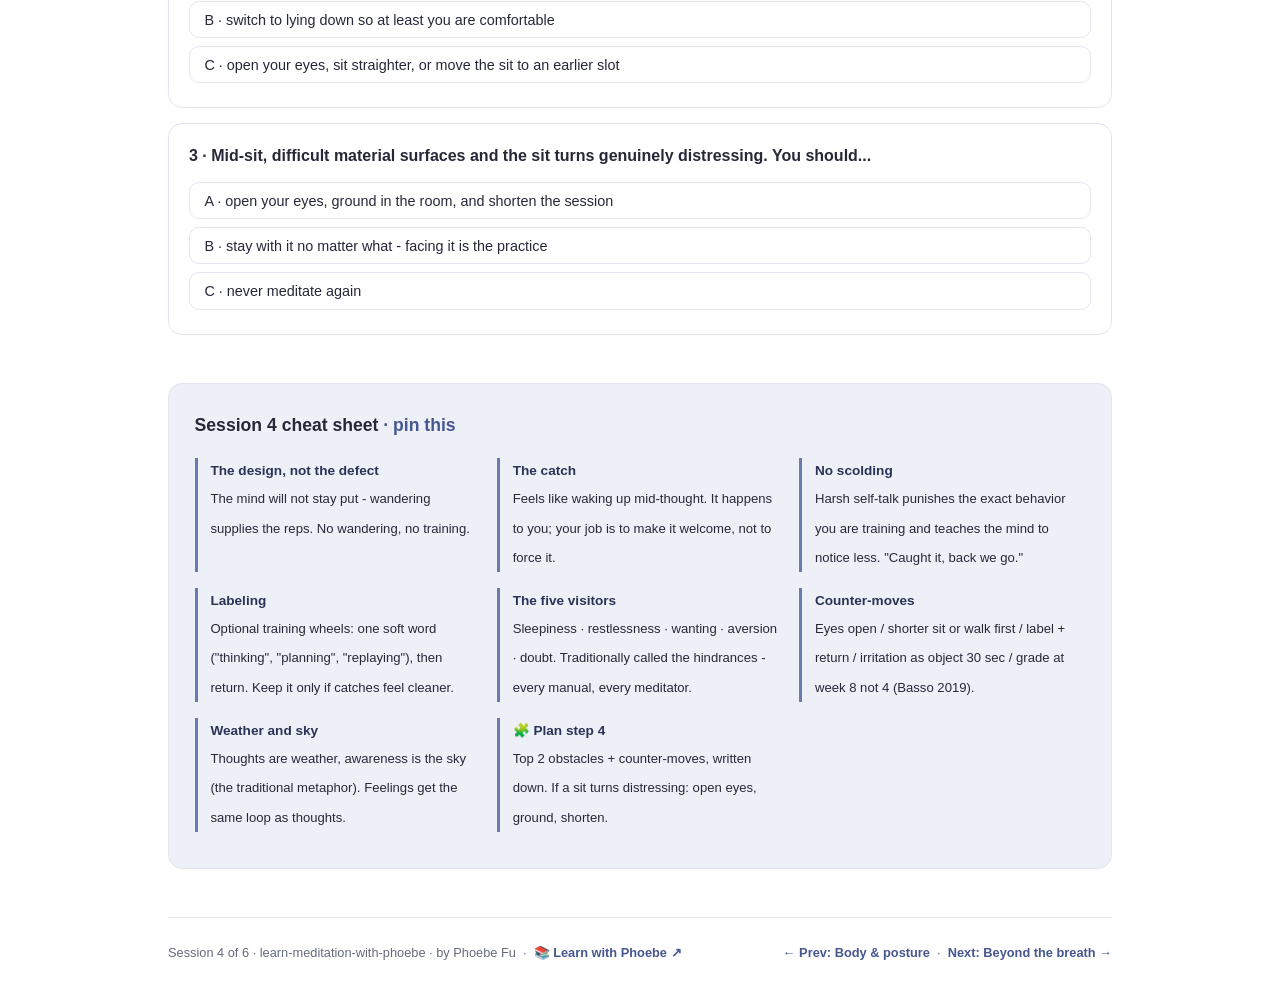
<file: courses/04-wandering-mind.html>
<!DOCTYPE html>
<html lang="en">
<head>
<meta charset="UTF-8">
<meta name="viewport" content="width=device-width, initial-scale=1.0">
<!-- social:start -->
<meta name="description" content="If this course has a session that stops people quitting, it is this one. By now you have a week or two of sits behind you, which means you have met the real practice: not serene absorption...">
<meta property="og:type" content="article">
<meta property="og:site_name" content="Learn with Phoebe">
<meta property="og:title" content="The wandering mind: the actual skill you are training - learn meditation with phoebe">
<meta property="og:description" content="If this course has a session that stops people quitting, it is this one. By now you have a week or two of sits behind you, which means you have met the real practice: not serene absorption...">
<meta property="og:url" content="https://phoebefu6.github.io/learn-meditation-with-phoebe/courses/04-wandering-mind.html">
<meta property="og:image" content="https://phoebefu6.github.io/learn-meditation-with-phoebe/assets/og-cover.png">
<meta property="og:image:width" content="1200">
<meta property="og:image:height" content="630">
<meta name="twitter:card" content="summary_large_image">
<meta name="twitter:title" content="The wandering mind: the actual skill you are training - learn meditation with phoebe">
<meta name="twitter:description" content="If this course has a session that stops people quitting, it is this one. By now you have a week or two of sits behind you, which means you have met the real practice: not serene absorption...">
<meta name="twitter:image" content="https://phoebefu6.github.io/learn-meditation-with-phoebe/assets/og-cover.png">
<!-- social:end -->
<title>Session 4 · The wandering mind: the actual skill you are training - learn meditation with phoebe</title>
<link rel="stylesheet" href="../assets/style.css?v=27">
</head>
<body>

<div class="toolbar">
  <div class="wrap">
    <span class="crumb"><a href="../index.html">learn-meditation-with-phoebe</a> / Session 4 of 6</span>
    <button class="btn" id="toggle-all" type="button">Expand all</button>
    <button class="btn primary" id="zoom-toggle" type="button">Projector zoom: off</button>
  </div>
</div>

<header class="masthead">
  <div class="wrap">
    <div class="eyebrow">Learn Meditation with Phoebe · Session 4 of 6</div>
    <h1>The wandering mind: the <span class="accent">actual skill</span> you are training</h1>
    <p class="sub">Around week two, every beginner makes the same discovery: the mind will not stay put. Most people read that as failure and quit. It is the opposite - the wandering is the training apparatus, and this session is the owner's manual: what the catch really feels like, the five classic obstacles with their counter-moves, and step 4 of your plan: a personal obstacle playbook.</p>
    <div class="chip-row">
      <span class="chip level">🟡 Building</span>
      <span class="chip audience">The core mechanic</span>
      <span class="chip audience">Obstacles handled</span>
      <span class="chip time">45 min + self-study depth</span>
    </div>
    <div class="agenda">
      <span class="a1" style="flex:1">0-3 · Welcome</span>
      <span class="a2" style="flex:4">3-22 · Concepts</span>
      <span class="a3" style="flex:4">22-40 · Practice &amp; reflect</span>
      <span class="a4" style="flex:1">40-45 · Q&amp;A</span>
    </div>
  </div>
</header>

<main class="wrap">

  <!-- ============ INTRO ============ -->
  <section class="section" id="intro">
    <div class="section-kicker">
      <span class="klabel">Part 0</span>
      <h2>Why this session exists</h2>
    </div>
    <p class="lede">If this course has a session that stops people quitting, it is this one. By now you have a week or two of sits behind you, which means you have met the real practice: not serene absorption but a mind that bolts for the exits every few seconds. Here is the reframe that changes everything - <strong>that is the design, not the defect</strong>. A mind that never wandered would have nothing to train on. The wandering supplies the reps; your job is only the catch and the return. Today we take that loop apart properly and build your field guide for everything that interrupts it.</p>
    <div class="legend">
      <span class="pill solid">Live - covered in session</span>
      <span class="pill light">Self-study - read after</span>
      <span class="pill peach">✦ Practice prompt</span>
      <span class="pill inkpill">🧩 Your 4-week plan, step 4</span>
    </div>
    <div class="callout win">
      <strong>★ What you walk out with today</strong>
      A precise feel for the "waking up mid-thought" moment (and the three ways people fumble it), a five-obstacle field guide with a counter-move for each, a sane stance toward thoughts and feelings during practice, and step 4 of your plan: your personal obstacle playbook, written down.
    </div>
    <div class="callout tip">
      <strong>The honesty rail, applied to obstacles</strong>
      The obstacle list in Part 2 is <strong>traditionally said</strong> territory - it appears in every tradition's manuals, and we will say so plainly rather than dress it up as neuroscience. The counter-moves are practical instruction you can test this week, and where a number exists (the 8-weeks-not-4 rule), it gets its study.
    </div>
  </section>

  <!-- ============ PART 1: THE REP, REVISITED ============ -->
  <section class="section" id="the-rep">
    <div class="section-kicker">
      <span class="klabel">Part 1 · covers the notice-return mechanic in depth</span>
      <h2>The rep, revisited <span class="tag concept">7 min live</span></h2>
    </div>
    <p class="lede">Session 1 gave you the loop: rest, wander, notice, return. Two weeks of real sits later, you are ready for the fine print - because the loop has three specific places where beginners quietly sabotage it, and all three feel reasonable from the inside.</p>

    <figure class="zoomable">
      <svg viewBox="0 0 880 330" xmlns="http://www.w3.org/2000/svg" role="img" aria-label="The notice-return loop with the three traps: chasing the thought after wander, scolding yourself after the catch, and giving up mid-sit">
        <style>
          .wm4aL { font: 800 19px Inter, sans-serif; fill: #FFFFFF; }
          .wm4aT { font: 700 13px Inter, sans-serif; fill: #262838; }
          .wm4aX { font: 400 12.5px Inter, sans-serif; fill: #6E7284; }
          .wm4aN { font: 600 14px Inter, sans-serif; fill: #3A2C10; }
          .wm4aA { stroke: #C3C7D6; stroke-width: 2.5; fill: none; marker-end: url(#wm4aAh); }
          .wm4aD { stroke: #C3C7D6; stroke-width: 2; fill: none; stroke-dasharray: 5 4; }
        </style>
        <defs>
          <marker id="wm4aAh" markerWidth="8" markerHeight="8" refX="6" refY="3" orient="auto">
            <path d="M0,0 L6,3 L0,6" fill="none" stroke="#C3C7D6" stroke-width="1.5"/>
          </marker>
        </defs>
        <rect x="20" y="40" width="180" height="70" rx="14" fill="#2A3356"/>
        <text class="wm4aL" x="42" y="84">1 · Rest</text>
        <line class="wm4aA" x1="205" y1="75" x2="235" y2="75"/>
        <rect x="240" y="40" width="180" height="70" rx="14" fill="#46578F"/>
        <text class="wm4aL" x="262" y="84">2 · Wander</text>
        <line class="wm4aA" x1="425" y1="75" x2="455" y2="75"/>
        <rect x="460" y="40" width="180" height="70" rx="14" fill="#6B7BB0"/>
        <text class="wm4aL" x="482" y="84">3 · Notice</text>
        <line class="wm4aA" x1="645" y1="75" x2="675" y2="75"/>
        <rect x="680" y="40" width="180" height="70" rx="14" fill="#B58A4C"/>
        <text class="wm4aL" x="702" y="84">4 · Return</text>
        <path class="wm4aA" d="M 770 115 C 770 172, 110 172, 110 118"/>
        <line class="wm4aD" x1="330" y1="115" x2="200" y2="200"/>
        <rect x="60" y="205" width="235" height="66" rx="12" fill="#EEF0F8" stroke="#C3C7D6"/>
        <text class="wm4aT" x="76" y="230">Trap 1 · Chasing the thought</text>
        <text class="wm4aX" x="76" y="249">"this one is important" - it can</text>
        <text class="wm4aX" x="76" y="264">wait 5 min. Label it, return.</text>
        <line class="wm4aD" x1="550" y1="115" x2="460" y2="200"/>
        <rect x="330" y="205" width="235" height="66" rx="12" fill="#EEF0F8" stroke="#C3C7D6"/>
        <text class="wm4aT" x="346" y="230">Trap 2 · Scolding the catch</text>
        <text class="wm4aX" x="346" y="249">"ugh, focus!" punishes the rep</text>
        <text class="wm4aX" x="346" y="264">you just did. Skip straight back.</text>
        <line class="wm4aD" x1="770" y1="115" x2="720" y2="200"/>
        <rect x="600" y="205" width="235" height="66" rx="12" fill="#EEF0F8" stroke="#C3C7D6"/>
        <text class="wm4aT" x="616" y="230">Trap 3 · Giving up mid-sit</text>
        <text class="wm4aX" x="616" y="249">"too wandery today" - 10 catches</text>
        <text class="wm4aX" x="616" y="264">is 10 reps, not a failed sit.</text>
        <rect x="20" y="298" width="14" height="14" rx="3" fill="#B58A4C"/>
        <text class="wm4aN" x="44" y="310">All three traps happen AFTER the loop worked. The catch already counted - do not undo it.</text>
      </svg>
      <figcaption>🔍 Click to zoom - the loop from Session 1, plus the three places people fumble it</figcaption>
    </figure>

    <details class="card" open>
      <summary><span class="mode live">Live</span>What the catch actually feels like<span class="mini">3 min</span><span class="caret">▶</span></summary>
      <div class="body">
        <p>The notice is not something you do - it is something that <strong>happens to you</strong>. One moment you are three levels deep in replaying a conversation; the next there is a small "oh - I'm thinking" and you are back in the room. It feels like waking up mid-thought, because that is roughly what it is. You cannot force the moment; you can only make it welcome when it arrives.</p>
        <p>Which is exactly why the <strong>no-scolding rule</strong> is load-bearing, not politeness. If every catch is followed by "ugh, focus, you are terrible at this", you are punishing the one behavior you are trying to train. Harsh self-talk trains avoidance: the mind learns that noticing leads to a telling-off, and noticing gets rarer. Greet the catch like a returning dog, not an escaped prisoner - the warmth is the training signal.</p>
        <div class="callout example">
          <span class="ex-pill">Real world</span>
          <p><strong>The gym spotter test.</strong> Imagine a spotter who screamed at you after every completed rep. You would stop going. Most beginners are exactly that spotter to themselves - and switching to a plain "caught it, back we go" is the single highest-leverage change in week two.</p>
        </div>
      </div>
    </details>

    <details class="card">
      <summary><span class="mode live">Live</span>Labeling: optional training wheels<span class="mini">2 min</span><span class="caret">▶</span></summary>
      <div class="body">
        <p>An optional upgrade to the catch: as you return, silently attach a one-word label to what the mind was doing - <strong>"thinking"</strong>, <strong>"planning"</strong>, <strong>"replaying"</strong>. Not a sentence, not analysis; one soft word, then back to the anchor.</p>
        <ul>
          <li><strong>What it does:</strong> the label puts a sliver of distance between you and the thought - you go from being inside the plan to seeing "planning". It also quietly replaces the scold: the word takes the slot where "ugh" wanted to go.</li>
          <li><strong>Training wheels, not doctrine:</strong> some people find labeling clarifying, others find it fussy and word-heavy. Try it for three sits. Keep it if catches feel cleaner; drop it if the labeling becomes its own distraction. Both answers are correct.</li>
        </ul>
      </div>
    </details>
  </section>

  <!-- ============ PART 2: THE CLASSIC OBSTACLES ============ -->
  <section class="section" id="obstacles">
    <div class="section-kicker">
      <span class="klabel">Part 2 · covers the five classic obstacles</span>
      <h2>The classic obstacles: a field guide <span class="tag concept">8 min live</span></h2>
    </div>
    <p class="lede">Your sits will keep being interrupted by the same five characters. This is not a personal diagnosis - these five appear in every tradition's manuals, <strong>traditionally called the hindrances</strong>, catalogued centuries before anyone owned a meditation app. We take the honest attribution without the doctrine: five recurring patterns, each with a practical counter-move you can run this week.</p>

    <figure class="zoomable">
      <svg viewBox="0 0 880 235" xmlns="http://www.w3.org/2000/svg" role="img" aria-label="Five classic obstacles with counter-moves: sleepiness, restlessness, wanting, aversion, doubt">
        <style>
          .wm4bL { font: 700 15px Inter, sans-serif; fill: #E5E8F2; }
          .wm4bK { font: 700 15px Inter, sans-serif; fill: #262838; }
          .wm4bX { font: 400 12.5px Inter, sans-serif; fill: #6E7284; }
          .wm4bT { font: 700 15px Inter, sans-serif; fill: #262838; }
          .wm4bN { font: 600 14px Inter, sans-serif; fill: #3A2C10; }
        </style>
        <text class="wm4bT" x="20" y="30">The five visitors · counter-move under each</text>
        <rect x="20" y="50" width="156" height="54" rx="12" fill="#2A3356"/>
        <text class="wm4bL" x="38" y="82">Sleepiness</text>
        <text class="wm4bX" x="26" y="126">eyes open, sit tall,</text>
        <text class="wm4bX" x="26" y="143">earlier time slot</text>
        <rect x="192" y="50" width="156" height="54" rx="12" fill="#46578F"/>
        <text class="wm4bL" x="206" y="82">Restlessness</text>
        <text class="wm4bX" x="198" y="126">shorter sit, or a</text>
        <text class="wm4bX" x="198" y="143">brisk walk first</text>
        <rect x="364" y="50" width="156" height="54" rx="12" fill="#6B7BB0"/>
        <text class="wm4bL" x="396" y="82">Wanting</text>
        <text class="wm4bX" x="370" y="126">label "planning" or</text>
        <text class="wm4bX" x="370" y="143">"daydream", return</text>
        <rect x="536" y="50" width="156" height="54" rx="12" fill="#A8B3D6"/>
        <text class="wm4bK" x="568" y="82">Aversion</text>
        <text class="wm4bX" x="542" y="126">make the irritation</text>
        <text class="wm4bX" x="542" y="143">the object, 30 sec</text>
        <rect x="708" y="50" width="152" height="54" rx="12" fill="#B58A4C"/>
        <text class="wm4bL" x="746" y="82">Doubt</text>
        <text class="wm4bX" x="714" y="126">grade at 8 weeks,</text>
        <text class="wm4bX" x="714" y="143">not 4 (Basso 2019)</text>
        <rect x="20" y="185" width="14" height="14" rx="3" fill="#B58A4C"/>
        <text class="wm4bN" x="44" y="197">Traditionally called the hindrances - the same five visit every meditator in every manual.</text>
      </svg>
      <figcaption>🔍 Click to zoom - the five classic obstacles and the counter-move for each</figcaption>
    </figure>

    <details class="card">
      <summary><span class="mode live">Live</span>The field guide, one visitor at a time<span class="mini">5 min</span><span class="caret">▶</span></summary>
      <div class="body">
        <table class="clean">
          <thead><tr><th>Visitor</th><th>How it shows up</th><th>Counter-move</th></tr></thead>
          <tbody>
            <tr><td><strong>Sleepiness</strong></td><td>Heavy lids, foggy anchor, micro-dreams three minutes in.</td><td>Open the eyes (soft gaze at the floor), sit straighter, or move the sit to an earlier slot. If you are simply exhausted, sleep is the correct practice tonight.</td></tr>
            <tr><td><strong>Restlessness</strong></td><td>Buzzing body, urge to leap up, timer-checking energy.</td><td>Shorten the sit rather than abandon it - a completed 3 minutes beats a fled 8. Or take a brisk walk first and burn off the static.</td></tr>
            <tr><td><strong>Wanting</strong></td><td>Planning dinner, daydreaming the promotion, composing the perfect message - pleasant places the mind would rather be.</td><td>Label it - "planning", "daydream" - and return. No shame; wanting is just the mind doing errands. It can wait five minutes.</td></tr>
            <tr><td><strong>Aversion</strong></td><td>Irritation at the neighbor's music, the itchy chair, the sit itself.</td><td>Flip it: make the irritation the meditation object for 30 seconds. Where does it live in the body? What does it actually feel like? Observed irritation usually deflates; then return to the breath.</td></tr>
            <tr><td><strong>Doubt</strong></td><td>"This isn't working. I'm the exception. Why am I sitting on a chair counting breaths?"</td><td>Check the calendar, not the feeling. Session 1's rule: small doses showed benefits at <strong>8 weeks, not at 4</strong> (Basso 2019) - so doubt in week two is not data, it is just early. Grade at week 8.</td></tr>
          </tbody>
        </table>
      </div>
    </details>

    <details class="card">
      <summary><span class="mode self">Self-study</span>Why a field guide beats willpower<span class="mini">2 min read</span><span class="caret">▶</span></summary>
      <div class="body">
        <p>Named obstacles lose most of their power. "I am failing at meditation" is a verdict; "ah, restlessness again" is a sighting - and sightings have procedures. That is the whole trick of the field-guide framing: it converts each interruption from evidence-against-you into a recognizable visitor with a documented counter-move.</p>
        <p>Notice also that every counter-move is behavioral and small - open the eyes, shorten the sit, attach a label, observe for 30 seconds. None of them is "try harder". Effort is not the missing ingredient in week two; recognition is. This week's homework log (one word per day) is how you find out which visitor calls on you most, and that answer becomes your plan's step 4.</p>
      </div>
    </details>
  </section>

  <!-- ============ PART 3: NOT INTRUDERS ============ -->
  <section class="section" id="not-intruders">
    <div class="section-kicker">
      <span class="klabel">Part 3 · covers the stance toward thoughts and feelings</span>
      <h2>Thoughts and feelings are not intruders <span class="tag concept">5 min live</span></h2>
    </div>
    <p class="lede">The deepest upgrade this session offers is a stance shift. Beginners treat thoughts as trespassers on the property of a quiet mind - which turns every sit into pest control. The alternative stance: <strong>thoughts are weather, awareness is the sky</strong>. Storms arrive, cross, and leave; the sky is not damaged and was never meant to stop the weather. (Label check: that is the <strong>traditional metaphor</strong>, found across the manuals - we use it because it is useful, not because the sky has been peer-reviewed.)</p>

    <details class="card">
      <summary><span class="mode live">Live</span>When the weather turns heavy<span class="mini">3 min</span><span class="caret">▶</span></summary>
      <div class="body">
        <p>Sitting quietly with nothing to do sometimes surfaces difficult material - grief, anxiety, an old memory with its coat still on. This is common enough that researchers have documented meditation-related difficult experiences at meaningful rates (Britton 2021 - Session 6 gives the honest numbers and who should be cautious). For this session, you only need the practical protocol:</p>
        <ul>
          <li><strong>If a sit turns distressing: open your eyes.</strong> Immediately, no ceremony - eyes open changes the register.</li>
          <li><strong>Ground in the room.</strong> Feet on floor, name three things you can see, feel the chair under you. Ordinary sensory contact, not more introspection.</li>
          <li><strong>Shorten the session.</strong> Stop early or finish with one minute of open-eyed breathing. A shortened sit handled well is a success, not a retreat.</li>
        </ul>
        <p><strong>And the boundary:</strong> a hard moment now and then is weather. Distress that keeps returning sit after sit, or follows you out of the sits, is a pattern - that is where Session 6's cautions apply, and where "loop in a professional" stops being a footnote. Meditation is a skill practice, not therapy, and it does not have to be forced through.</p>
        <div class="callout tip">
          <strong>Feelings get the same loop as thoughts</strong>
          A wave of boredom or sadness during a sit is not an interruption of the practice - it is the current object of it. Notice it, name it if labeling helps ("boredom"), let it be weather. You only intervene (eyes open, ground, shorten) when it stops being observable and starts being overwhelming.
        </div>
      </div>
    </details>
  </section>

  <!-- ============ PRACTICE 1 ============ -->
  <section class="section" id="apply-1">
    <div class="section-kicker">
      <span class="klabel">Practice 1 of 2</span>
      <h2>An obstacle-rich sit, on purpose <span class="tag demo">✦ 10 min · everyone does this</span></h2>
    </div>
    <p class="lede">Today's sit is deliberately longer than your habit - 8 minutes - because we <strong>want</strong> obstacles to show up while the field guide is fresh. This is a safari, not a test.</p>

    <div class="steps">
      <div class="step"><p><strong>Skim the five visitors once more</strong> (the diagram above), then set an 8-minute timer. Your usual posture from plan step 3.</p></div>
      <div class="step"><p><strong>Sit the normal practice:</strong> breath as anchor, notice, return - no scolding, label if labeling is your thing.</p></div>
      <div class="step"><p><strong>When an obstacle arrives, identify it by name:</strong> sleepiness, restlessness, wanting, aversion, or doubt. Silent one-word ID, like spotting a bird.</p></div>
      <div class="step"><p><strong>Apply its counter-move live:</strong> eyes open for sleepiness, irritation-as-object for aversion, label-and-return for wanting - whatever the guide says. Then back to the breath.</p></div>
      <div class="step"><p><strong>At the timer, write two things down:</strong> which visitor came (there is usually a headliner) and whether the counter-move helped, honestly. You will use both in Practice 2.</p></div>
    </div>

    <div class="callout example">
      <span class="ex-pill">Real world</span>
      <p><strong>Typical safari report:</strong> restlessness for the first three minutes, one strong wave of planning tomorrow's meeting, and a cameo from doubt around minute six. All five in one sit is rare; two or three is the standard weather.</p>
    </div>
  </section>

  <!-- ============ PRACTICE 2 ============ -->
  <section class="section" id="apply-2">
    <div class="section-kicker">
      <span class="klabel">Practice 2 of 2 · 🧩 plan step 4</span>
      <h2>Write your obstacle playbook <span class="tag demo">✦ 6 min · builds your 4-week plan</span></h2>
    </div>
    <p class="lede">Your plan has a why (step 1), an anchor and a slot (step 2), a posture and a dose (step 3). Step 4 is the maintenance manual: the two obstacles that actually visit YOUR sits, with their counter-moves pre-decided - plus the safety line for heavy weather, written where you will see it.</p>

    <div class="steps">
      <div class="step"><p><strong>Pick your top 2 obstacles</strong> from this week's sits and today's safari. Not the ones that sound most impressive - the ones that actually showed up most.</p></div>
      <div class="step"><p><strong>Attach a counter-move to each</strong>, from the field guide, adjusted to your life (if sleepiness is your headliner and you sit at 10pm, the honest counter-move is a new time slot, not stronger eyelids).</p></div>
      <div class="step"><p><strong>Copy the distress protocol verbatim.</strong> You decide it now, calmly, so no deciding is needed in the moment. Then add the template below to your plan card.</p></div>
    </div>

    <div class="prompt-box good"><span class="label">✦ Plan step 4 template</span>MY TOP OBSTACLES: 1 ___ 2 ___

COUNTER-MOVES: 1 ___ 2 ___

IF A SIT TURNS DISTRESSING: open eyes, ground in the room, shorten the session.

Doubt gets the calendar, not a vote: grade at week 8, not week 4 (Basso 2019).</div>
  </section>

  <!-- ============ HOMEWORK ============ -->
  <section class="section" id="exercise">
    <div class="section-kicker">
      <span class="klabel">Homework</span>
      <h2>Before Session 5 <span class="tag exercise">◐ 30-40 min total</span></h2>
    </div>
    <ul>
      <li><strong>Daily sits continue at your step-3 duration and posture</strong> - the ladder climbs only when the rung feels routine.</li>
      <li><strong>Keep an obstacle log: one word per day.</strong> Which visitor came - "restlessness", "sleepiness", "doubt"? Seven words total; they will confirm or revise your step-4 playbook.</li>
      <li><strong>Run your chosen counter-moves at least twice</strong> when their obstacle shows up, and note honestly whether they helped.</li>
      <li>Optional read: any honest article on the five hindrances - you now know enough to enjoy the tradition's own field notes and to spot when a writer oversells them.</li>
    </ul>
  </section>

  <!-- ============ SOURCES / COVERAGE ============ -->
  <section class="section" id="official">
    <div class="section-kicker">
      <span class="klabel">What this covers</span>
      <h2>Sources this session stands on</h2>
    </div>
    <p class="lede">This session leans more on tradition than most - and labels it. The hindrances are reported as what they are: centuries of practitioner field notes, presented without doctrine. The numbers still come with studies.</p>
    <div class="covered">
      <div class="covered-row"><span class="status pill solid">✓</span><span class="name">Notice-return mechanic</span><span class="note">Full depth: the catch as involuntary "waking up", no-scolding as training signal, labeling as optional training wheels</span></div>
      <div class="covered-row"><span class="status pill solid">✓</span><span class="name">The five hindrances, secularized</span><span class="note">Traditionally-said, labeled as such: five patterns from every tradition's manuals, each with a practical counter-move</span></div>
      <div class="covered-row"><span class="status pill solid">✓</span><span class="name">Basso et al 2019</span><span class="note">The 8-weeks-not-4 finding, applied here as the counter-move to doubt: grade at week 8</span></div>
      <div class="covered-row"><span class="status pill light">◐</span><span class="name">Adverse effects + who should be cautious (Britton 2021)</span><span class="note">Named, protocol given (open eyes, ground, shorten) - the honest numbers and cautions are Session 6's job</span></div>
    </div>
  </section>

  <!-- ============ QUIZ ============ -->
  <section class="section" id="quiz">
    <div class="section-kicker">
      <span class="klabel">Check yourself</span>
      <h2>Three questions before you go 🎯 <span class="tag exercise">◐ 90 seconds</span></h2>
    </div>
    <div class="quiz-q" data-answer="1">
      <p class="qtext">1 · In a 10-minute sit you caught the mind wandering 14 times. The rep count for that sit is...</p>
      <button class="qopt" type="button">A · zero - the wandering means the sit failed</button>
      <button class="qopt" type="button">B · 14 - every catch was one rep</button>
      <button class="qopt" type="button">C · impossible to say without knowing how long each wander lasted</button>
      <p class="qwhy">The catch IS the rep - the wandering is the setup, not the failure. Fourteen catches is a productive session; a sit with zero wandering would have contained zero training.</p>
    </div>
    <div class="quiz-q" data-answer="2">
      <p class="qtext">2 · Sleepiness keeps hijacking your evening sits. The field guide's counter-move is...</p>
      <button class="qopt" type="button">A · push through with eyes closed - drowsiness is just resistance</button>
      <button class="qopt" type="button">B · switch to lying down so at least you are comfortable</button>
      <button class="qopt" type="button">C · open your eyes, sit straighter, or move the sit to an earlier slot</button>
      <p class="qwhy">Sleepiness gets light and posture: soft open gaze, straighter spine, earlier time slot. Lying down makes it worse. And if you are genuinely exhausted, the honest counter-move is sleep.</p>
    </div>
    <div class="quiz-q" data-answer="0">
      <p class="qtext">3 · Mid-sit, difficult material surfaces and the sit turns genuinely distressing. You should...</p>
      <button class="qopt" type="button">A · open your eyes, ground in the room, and shorten the session</button>
      <button class="qopt" type="button">B · stay with it no matter what - facing it is the practice</button>
      <button class="qopt" type="button">C · never meditate again</button>
      <p class="qwhy">Open eyes, ground in ordinary sensory contact, stop early - a shortened sit handled well is a success. One hard moment is weather; distress that keeps returning is a pattern, and Session 6's cautions (and a professional) apply.</p>
    </div>
    <p class="quiz-score"></p>
  </section>

  <!-- ============ CHEAT SHEET ============ -->
  <section class="cheat" id="cheatsheet">
    <h3>Session 4 cheat sheet <span>· pin this</span></h3>
    <div class="grid-2">
      <div class="cheat-item"><b>The design, not the defect</b><span>The mind will not stay put - wandering supplies the reps. No wandering, no training.</span></div>
      <div class="cheat-item"><b>The catch</b><span>Feels like waking up mid-thought. It happens to you; your job is to make it welcome, not to force it.</span></div>
      <div class="cheat-item"><b>No scolding</b><span>Harsh self-talk punishes the exact behavior you are training and teaches the mind to notice less. "Caught it, back we go."</span></div>
      <div class="cheat-item"><b>Labeling</b><span>Optional training wheels: one soft word ("thinking", "planning", "replaying"), then return. Keep it only if catches feel cleaner.</span></div>
      <div class="cheat-item"><b>The five visitors</b><span>Sleepiness · restlessness · wanting · aversion · doubt. Traditionally called the hindrances - every manual, every meditator.</span></div>
      <div class="cheat-item"><b>Counter-moves</b><span>Eyes open / shorter sit or walk first / label + return / irritation as object 30 sec / grade at week 8 not 4 (Basso 2019).</span></div>
      <div class="cheat-item"><b>Weather and sky</b><span>Thoughts are weather, awareness is the sky (the traditional metaphor). Feelings get the same loop as thoughts.</span></div>
      <div class="cheat-item"><b>🧩 Plan step 4</b><span>Top 2 obstacles + counter-moves, written down. If a sit turns distressing: open eyes, ground, shorten.</span></div>
    </div>
  </section>

  <footer class="pagefoot">
    <span>Session 4 of 6 · learn-meditation-with-phoebe · by Phoebe Fu &nbsp;·&nbsp; 📚 <a href="https://phoebefu6.github.io/learn-with-phoebe/">Learn with Phoebe ↗</a></span>
    <span><a href="03-body-posture.html">← Prev: Body &amp; posture</a> &nbsp;·&nbsp; <a href="05-beyond-the-breath.html">Next: Beyond the breath →</a></span>
  </footer>

</main>

<script src="../assets/app.js?v=26"></script>
</body>
</html>
</file>
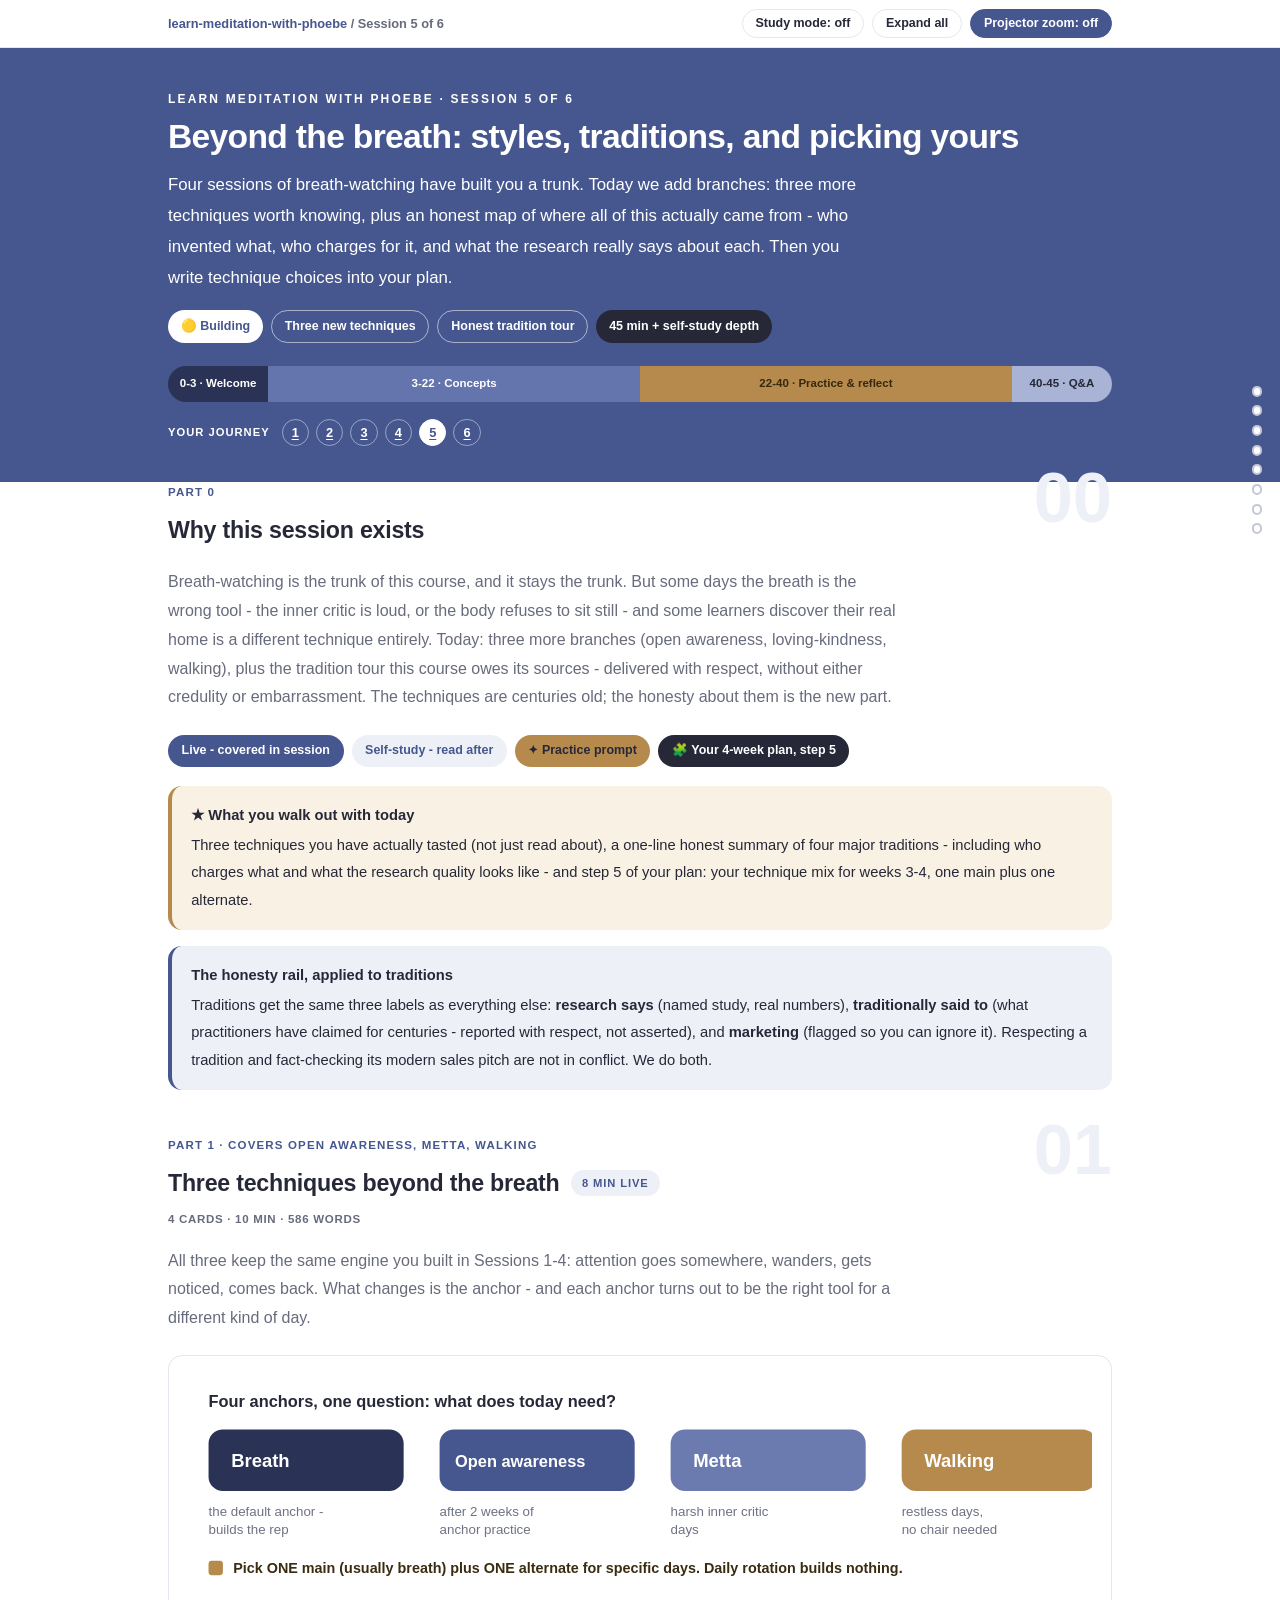
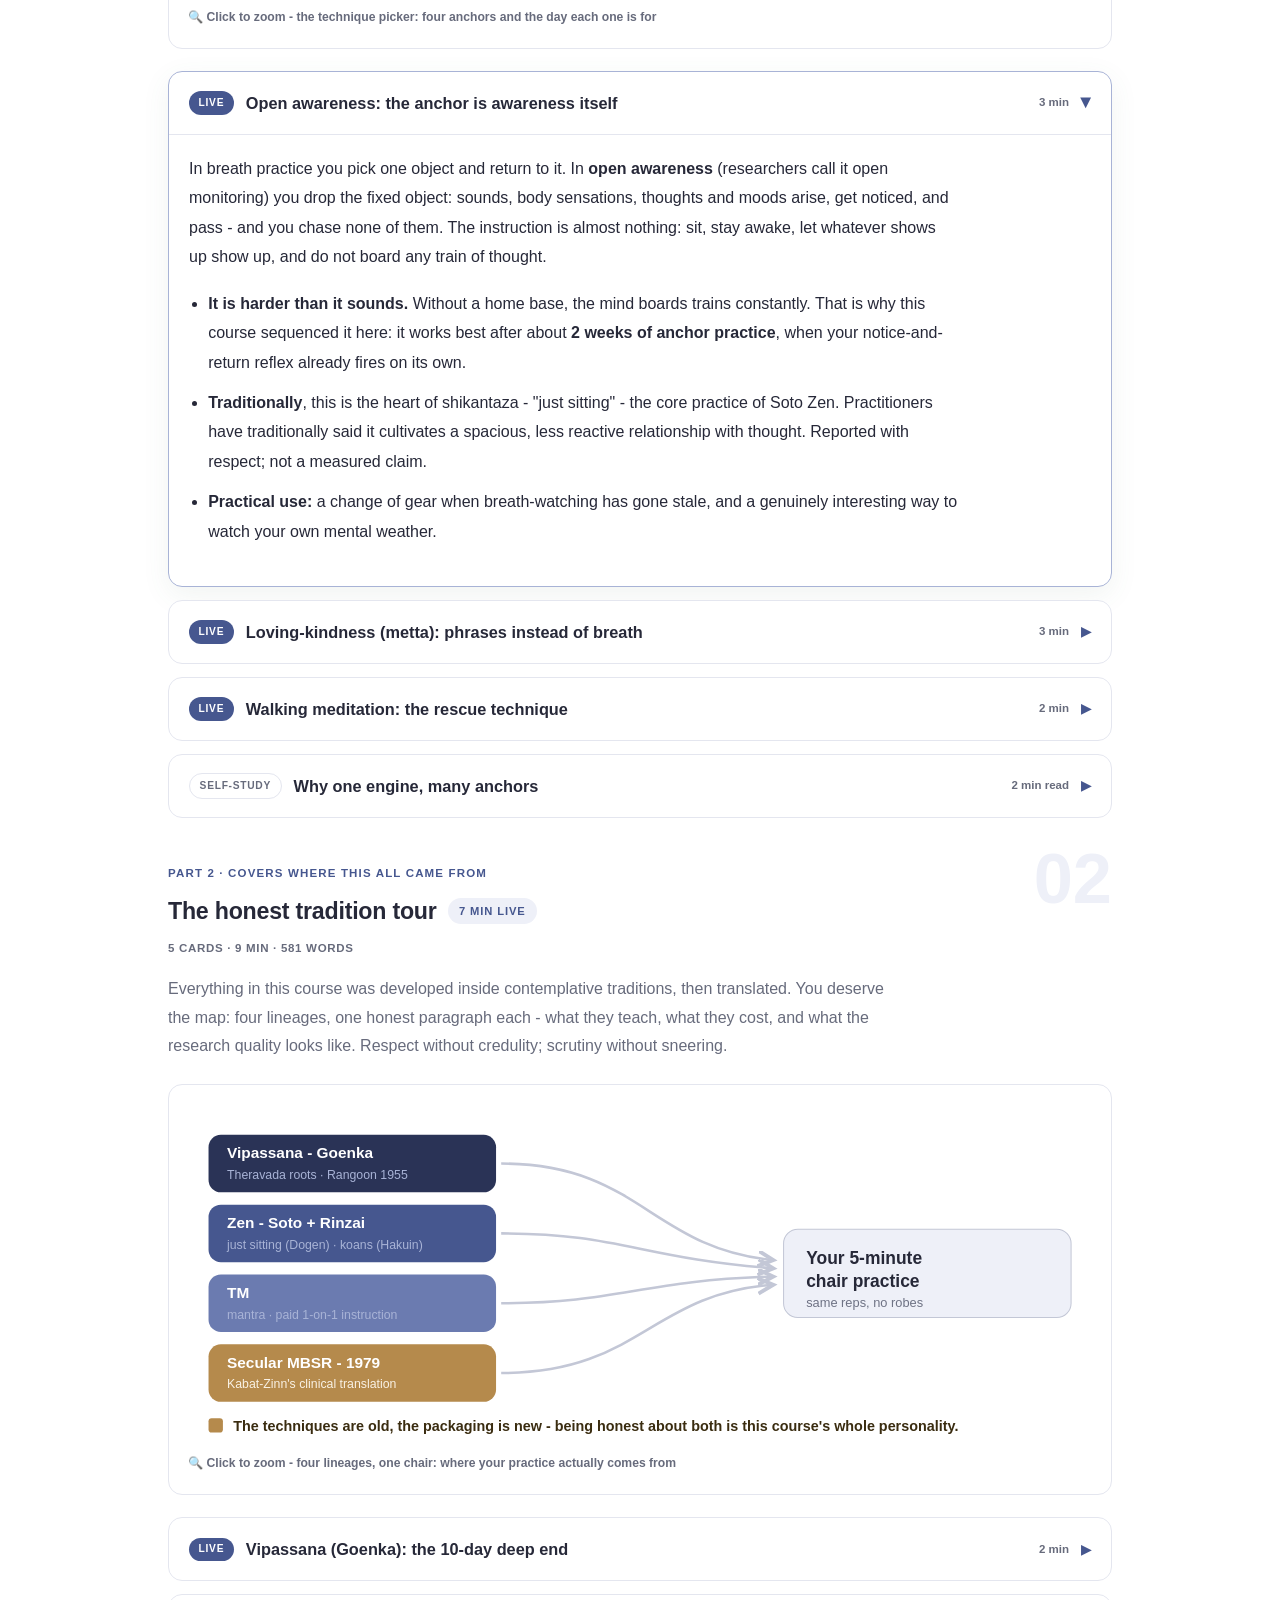
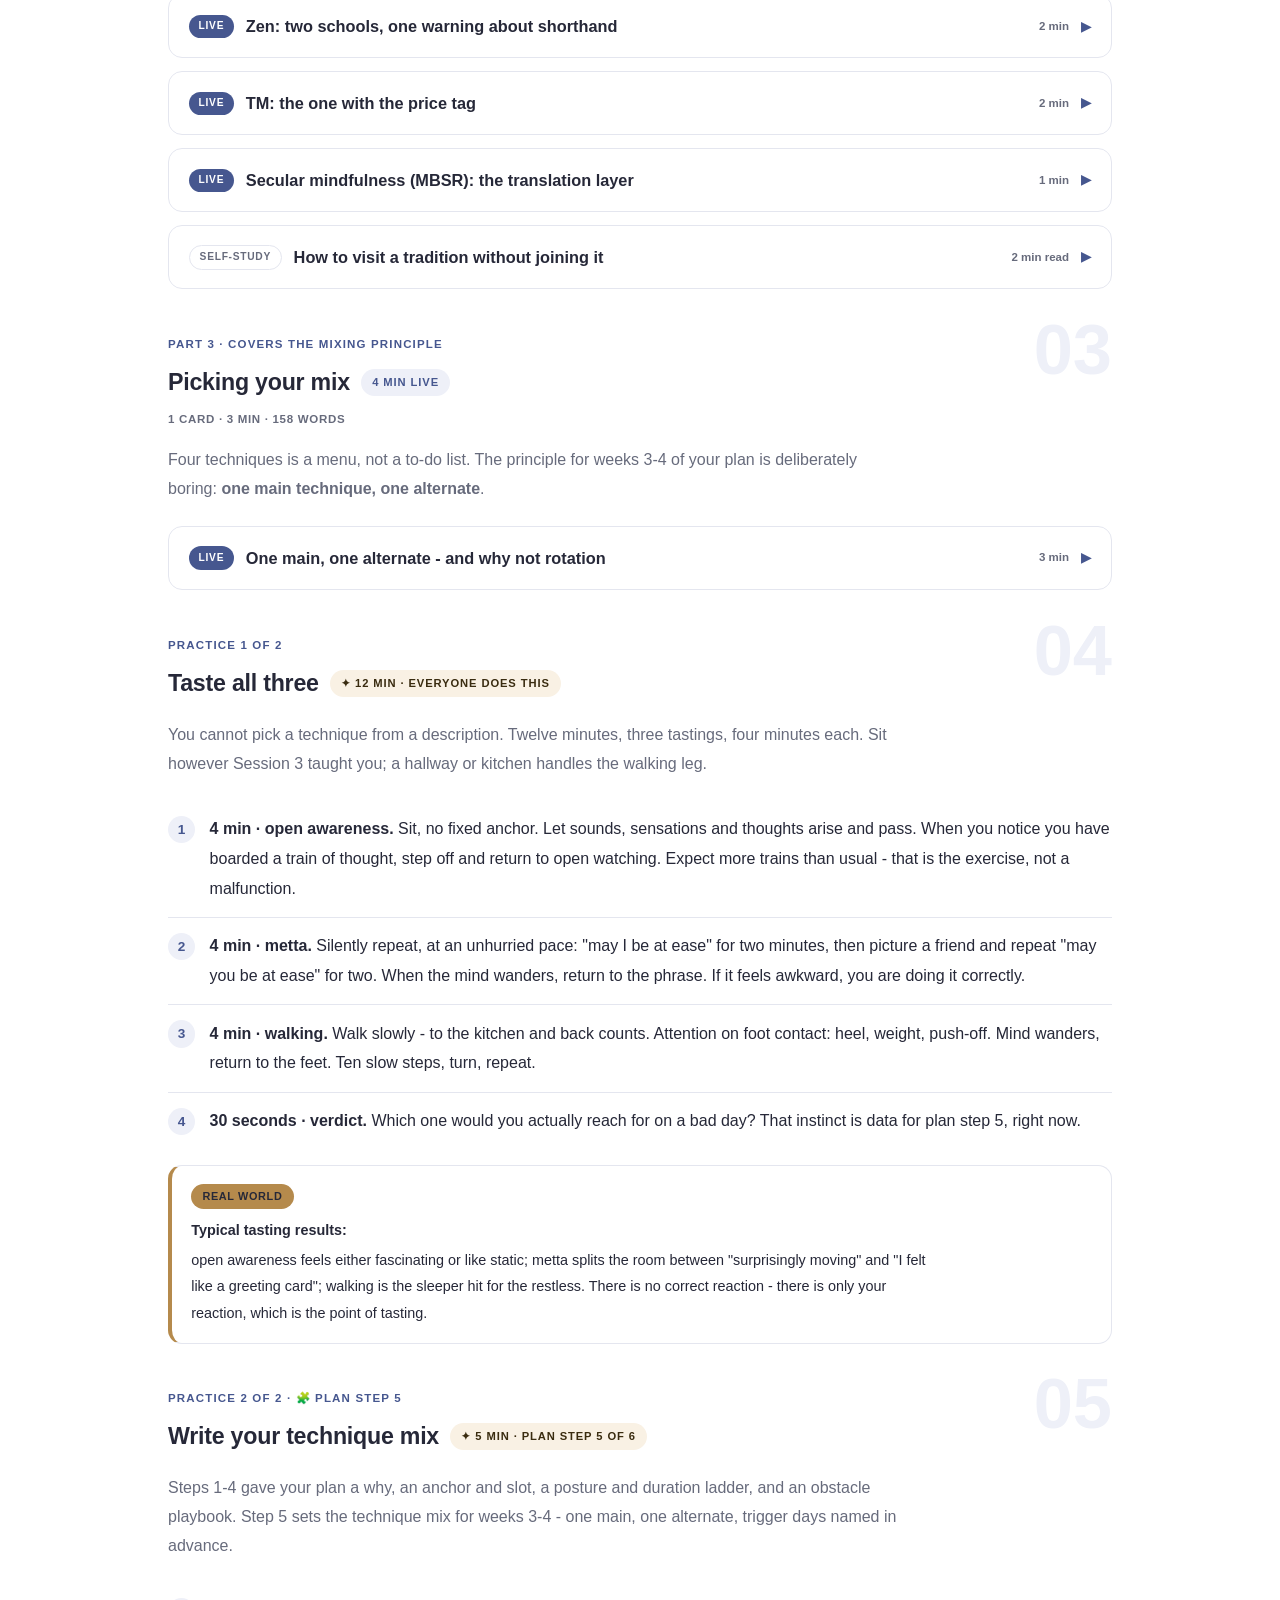
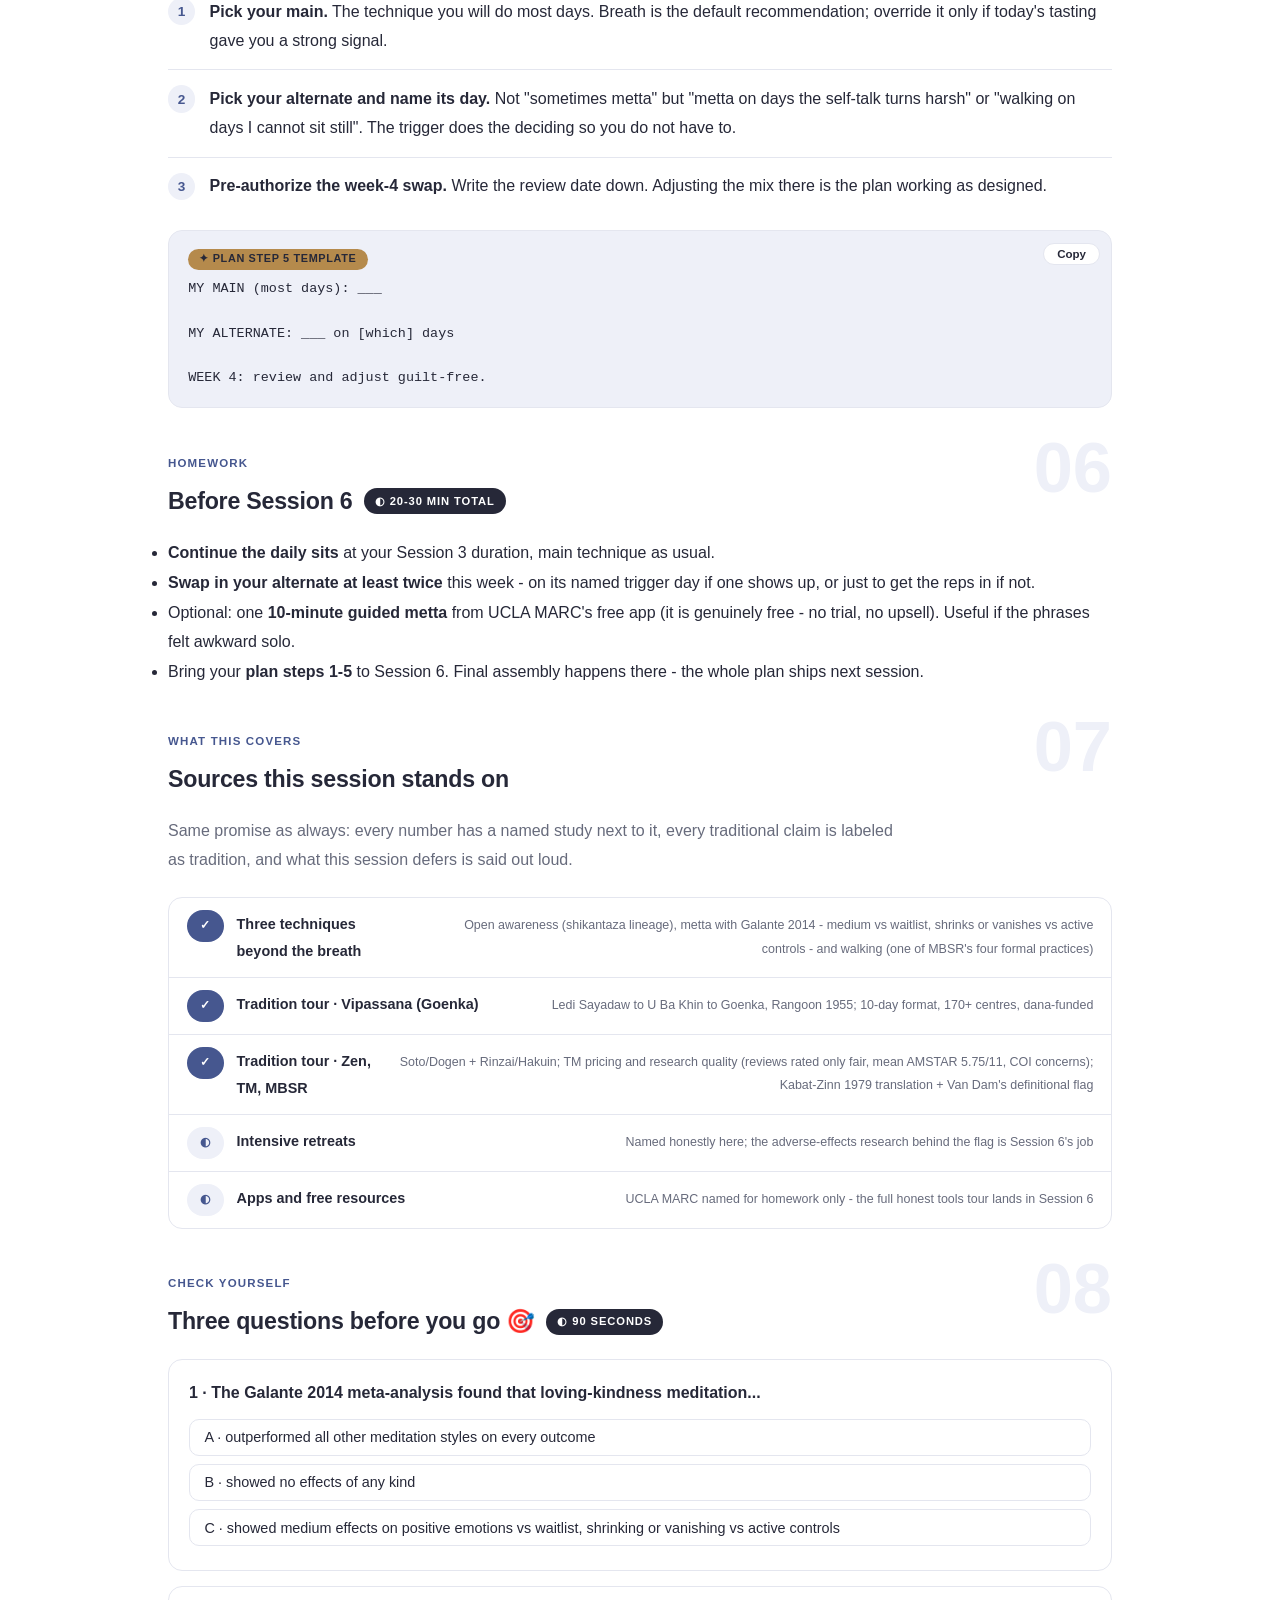
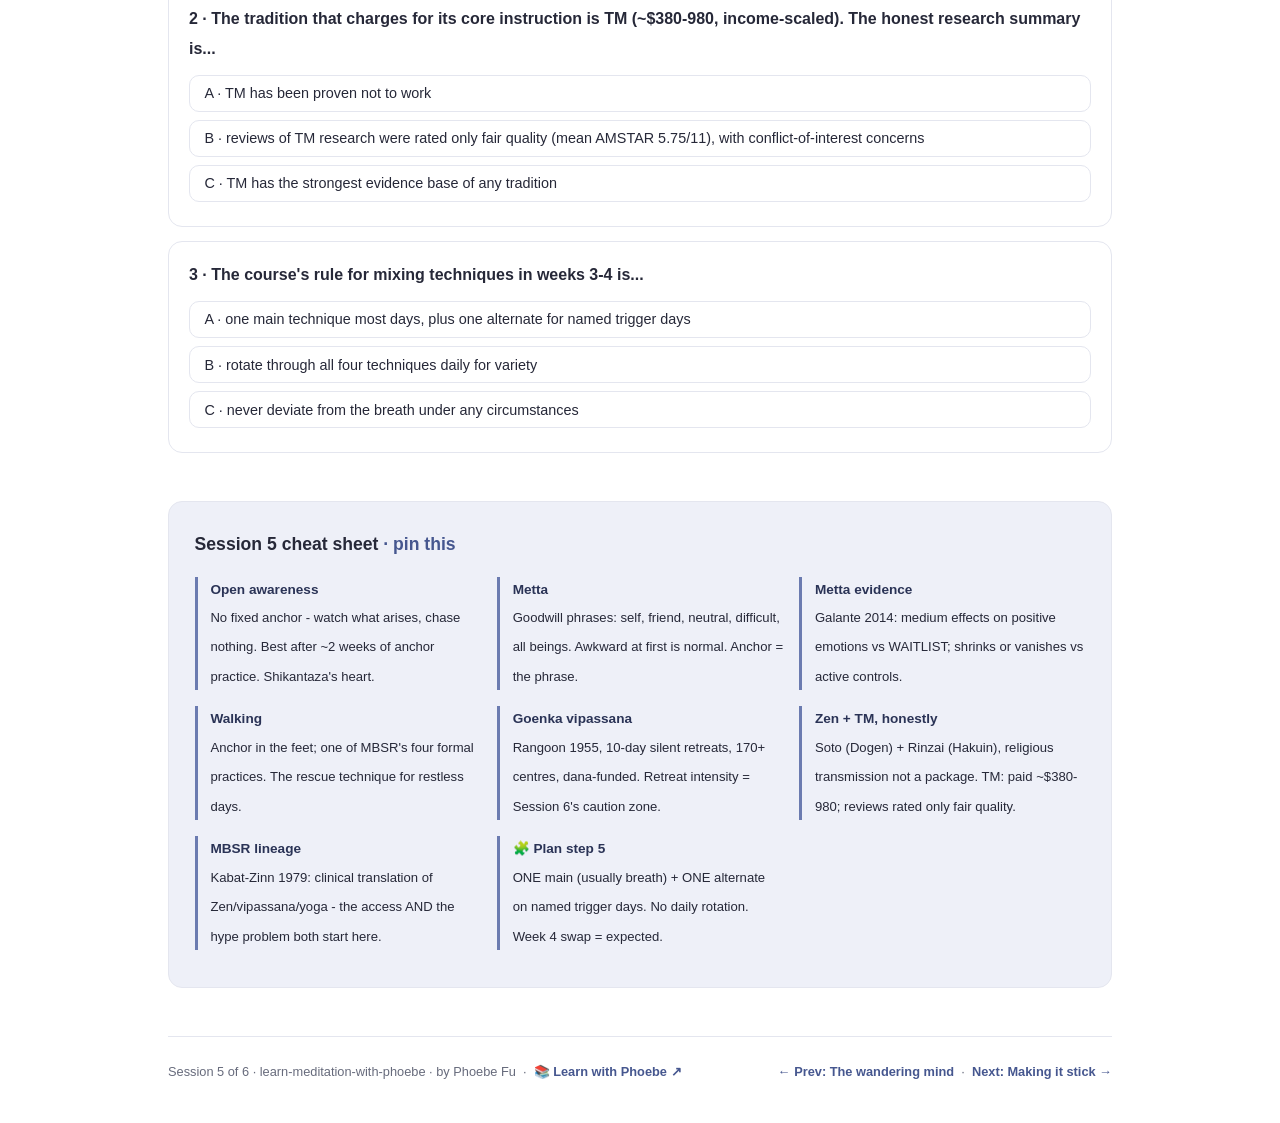
<file: courses/05-beyond-the-breath.html>
<!DOCTYPE html>
<html lang="en">
<head>
<meta charset="UTF-8">
<meta name="viewport" content="width=device-width, initial-scale=1.0">
<!-- social:start -->
<meta name="description" content="Breath-watching is the trunk of this course, and it stays the trunk. But some days the breath is the wrong tool - the inner critic is loud, or the body refuses to sit still - and some...">
<meta property="og:type" content="article">
<meta property="og:site_name" content="Learn with Phoebe">
<meta property="og:title" content="Beyond the breath: styles, traditions, and picking yours - learn meditation with phoebe">
<meta property="og:description" content="Breath-watching is the trunk of this course, and it stays the trunk. But some days the breath is the wrong tool - the inner critic is loud, or the body refuses to sit still - and some...">
<meta property="og:url" content="https://phoebefu6.github.io/learn-meditation-with-phoebe/courses/05-beyond-the-breath.html">
<meta property="og:image" content="https://phoebefu6.github.io/learn-meditation-with-phoebe/assets/og-cover.png">
<meta property="og:image:width" content="1200">
<meta property="og:image:height" content="630">
<meta name="twitter:card" content="summary_large_image">
<meta name="twitter:title" content="Beyond the breath: styles, traditions, and picking yours - learn meditation with phoebe">
<meta name="twitter:description" content="Breath-watching is the trunk of this course, and it stays the trunk. But some days the breath is the wrong tool - the inner critic is loud, or the body refuses to sit still - and some...">
<meta name="twitter:image" content="https://phoebefu6.github.io/learn-meditation-with-phoebe/assets/og-cover.png">
<!-- social:end -->
<title>Session 5 · Beyond the breath: styles, traditions, and picking yours - learn meditation with phoebe</title>
<link rel="stylesheet" href="../assets/style.css?v=27">
</head>
<body>

<div class="toolbar">
  <div class="wrap">
    <span class="crumb"><a href="../index.html">learn-meditation-with-phoebe</a> / Session 5 of 6</span>
    <button class="btn" id="toggle-all" type="button">Expand all</button>
    <button class="btn primary" id="zoom-toggle" type="button">Projector zoom: off</button>
  </div>
</div>

<header class="masthead">
  <div class="wrap">
    <div class="eyebrow">Learn Meditation with Phoebe · Session 5 of 6</div>
    <h1>Beyond the breath: <span class="accent">styles, traditions,</span> and picking yours</h1>
    <p class="sub">Four sessions of breath-watching have built you a trunk. Today we add branches: three more techniques worth knowing, plus an honest map of where all of this actually came from - who invented what, who charges for it, and what the research really says about each. Then you write technique choices into your plan.</p>
    <div class="chip-row">
      <span class="chip level">🟡 Building</span>
      <span class="chip audience">Three new techniques</span>
      <span class="chip audience">Honest tradition tour</span>
      <span class="chip time">45 min + self-study depth</span>
    </div>
    <div class="agenda">
      <span class="a1" style="flex:1">0-3 · Welcome</span>
      <span class="a2" style="flex:4">3-22 · Concepts</span>
      <span class="a3" style="flex:4">22-40 · Practice &amp; reflect</span>
      <span class="a4" style="flex:1">40-45 · Q&amp;A</span>
    </div>
  </div>
</header>

<main class="wrap">

  <!-- ============ INTRO ============ -->
  <section class="section" id="intro">
    <div class="section-kicker">
      <span class="klabel">Part 0</span>
      <h2>Why this session exists</h2>
    </div>
    <p class="lede">Breath-watching is the trunk of this course, and it stays the trunk. But some days the breath is the wrong tool - the inner critic is loud, or the body refuses to sit still - and some learners discover their real home is a different technique entirely. Today: three more branches (open awareness, loving-kindness, walking), plus the tradition tour this course owes its sources - delivered with respect, without either credulity or embarrassment. The techniques are centuries old; the honesty about them is the new part.</p>
    <div class="legend">
      <span class="pill solid">Live - covered in session</span>
      <span class="pill light">Self-study - read after</span>
      <span class="pill peach">✦ Practice prompt</span>
      <span class="pill inkpill">🧩 Your 4-week plan, step 5</span>
    </div>
    <div class="callout win">
      <strong>★ What you walk out with today</strong>
      Three techniques you have actually tasted (not just read about), a one-line honest summary of four major traditions - including who charges what and what the research quality looks like - and step 5 of your plan: your technique mix for weeks 3-4, one main plus one alternate.
    </div>
    <div class="callout tip">
      <strong>The honesty rail, applied to traditions</strong>
      Traditions get the same three labels as everything else: <strong>research says</strong> (named study, real numbers), <strong>traditionally said to</strong> (what practitioners have claimed for centuries - reported with respect, not asserted), and <strong>marketing</strong> (flagged so you can ignore it). Respecting a tradition and fact-checking its modern sales pitch are not in conflict. We do both.
    </div>
  </section>

  <!-- ============ PART 1: THREE TECHNIQUES ============ -->
  <section class="section" id="techniques">
    <div class="section-kicker">
      <span class="klabel">Part 1 · covers open awareness, metta, walking</span>
      <h2>Three techniques beyond the breath <span class="tag concept">8 min live</span></h2>
    </div>
    <p class="lede">All three keep the same engine you built in Sessions 1-4: attention goes somewhere, wanders, gets noticed, comes back. What changes is the anchor - and each anchor turns out to be the right tool for a different kind of day.</p>

    <figure class="zoomable">
      <svg viewBox="0 0 880 215" xmlns="http://www.w3.org/2000/svg" role="img" aria-label="Technique picker: breath, open awareness, metta, walking - and when each is the best tool">
        <style>
          .tp5T { font: 700 16px Inter, sans-serif; fill: #262838; }
          .tp5L { font: 800 18px Inter, sans-serif; fill: #FFFFFF; }
          .tp5X { font: 400 13px Inter, sans-serif; fill: #6E7284; }
          .tp5N { font: 600 14px Inter, sans-serif; fill: #3A2C10; }
        </style>
        <text class="tp5T" x="20" y="30">Four anchors, one question: what does today need?</text>
        <rect x="20" y="52" width="190" height="60" rx="14" fill="#2A3356"/>
        <text class="tp5L" x="42" y="89">Breath</text>
        <text class="tp5X" x="20" y="136">the default anchor -</text>
        <text class="tp5X" x="20" y="154">builds the rep</text>
        <rect x="245" y="52" width="190" height="60" rx="14" fill="#46578F"/>
        <text class="tp5L" x="260" y="89" style="font-size:16px">Open awareness</text>
        <text class="tp5X" x="245" y="136">after 2 weeks of</text>
        <text class="tp5X" x="245" y="154">anchor practice</text>
        <rect x="470" y="52" width="190" height="60" rx="14" fill="#6B7BB0"/>
        <text class="tp5L" x="492" y="89">Metta</text>
        <text class="tp5X" x="470" y="136">harsh inner critic</text>
        <text class="tp5X" x="470" y="154">days</text>
        <rect x="695" y="52" width="190" height="60" rx="14" fill="#B58A4C"/>
        <text class="tp5L" x="717" y="89">Walking</text>
        <text class="tp5X" x="695" y="136">restless days,</text>
        <text class="tp5X" x="695" y="154">no chair needed</text>
        <rect x="20" y="180" width="14" height="14" rx="3" fill="#B58A4C"/>
        <text class="tp5N" x="44" y="192">Pick ONE main (usually breath) plus ONE alternate for specific days. Daily rotation builds nothing.</text>
      </svg>
      <figcaption>🔍 Click to zoom - the technique picker: four anchors and the day each one is for</figcaption>
    </figure>

    <details class="card" open>
      <summary><span class="mode live">Live</span>Open awareness: the anchor is awareness itself<span class="mini">3 min</span><span class="caret">▶</span></summary>
      <div class="body">
        <p>In breath practice you pick one object and return to it. In <strong>open awareness</strong> (researchers call it open monitoring) you drop the fixed object: sounds, body sensations, thoughts and moods arise, get noticed, and pass - and you chase none of them. The instruction is almost nothing: sit, stay awake, let whatever shows up show up, and do not board any train of thought.</p>
        <ul>
          <li><strong>It is harder than it sounds.</strong> Without a home base, the mind boards trains constantly. That is why this course sequenced it here: it works best after about <strong>2 weeks of anchor practice</strong>, when your notice-and-return reflex already fires on its own.</li>
          <li><strong>Traditionally</strong>, this is the heart of shikantaza - "just sitting" - the core practice of Soto Zen. Practitioners have traditionally said it cultivates a spacious, less reactive relationship with thought. Reported with respect; not a measured claim.</li>
          <li><strong>Practical use:</strong> a change of gear when breath-watching has gone stale, and a genuinely interesting way to watch your own mental weather.</li>
        </ul>
      </div>
    </details>

    <details class="card">
      <summary><span class="mode live">Live</span>Loving-kindness (metta): phrases instead of breath<span class="mini">3 min</span><span class="caret">▶</span></summary>
      <div class="body">
        <p><strong>Metta</strong> swaps the breath for silently repeated phrases of goodwill - classically aimed in widening circles: yourself, a friend, a neutral person, a difficult person, all beings. The phrases are the anchor; when the mind wanders, you come back to the phrase, same rep as always.</p>
        <p><strong>Research says:</strong> the Galante 2014 meta-analysis found <strong>medium effects on positive emotions - but versus waitlist controls</strong> (people doing nothing), <strong>small effects for compassion variants</strong>, and effects that <strong>shrink or vanish against active controls</strong>. Quoted honestly: metta reliably beats doing nothing; it has not been shown to beat other reasonable activities. Same shape as Session 1's evidence story.</p>
        <ul>
          <li><strong>It feels awkward at first.</strong> Repeating "may I be at ease" to yourself can feel forced, saccharine, or faintly ridiculous. That is normal, universal, and fine - the awkwardness fades with reps, and nobody can hear you.</li>
          <li><strong>Practical use:</strong> the days the inner critic is running the meeting. Aiming deliberate goodwill at yourself is a surprisingly direct counter-move.</li>
        </ul>
        <div class="callout example">
          <span class="ex-pill">Real world</span>
          <p><strong>The "difficult person" stage is optional for beginners.</strong> Classic instructions build up to sending goodwill to someone you find hard. Week one, skip it - self, friend, neutral person is plenty. The difficult person can wait until the phrases stop feeling like a costume.</p>
        </div>
      </div>
    </details>

    <details class="card">
      <summary><span class="mode live">Live</span>Walking meditation: the rescue technique<span class="mini">2 min</span><span class="caret">▶</span></summary>
      <div class="body">
        <p><strong>Walking meditation</strong> puts the anchor in the feet: the contact of each step, the shift of weight, the swing of the leg. Slow pace or normal pace both work - slow gives you more detail per step, normal fits real corridors. Wander, notice, return to the feet.</p>
        <ul>
          <li><strong>Credentials:</strong> this is not a consolation prize for people who cannot sit. MBSR - the clinical program from Session 1 - includes walking as <strong>one of its four formal practices</strong>, alongside the body scan, sitting, and mindful movement.</li>
          <li><strong>Practical use:</strong> the rescue technique for restlessness days. Session 4 named restlessness as a classic obstacle; this is its dedicated counter. A hallway, ten steps long, is enough.</li>
        </ul>
      </div>
    </details>

    <details class="card">
      <summary><span class="mode self">Self-study</span>Why one engine, many anchors<span class="mini">2 min read</span><span class="caret">▶</span></summary>
      <div class="body">
        <p>Notice what did NOT change across the three techniques: the rep. Attention rests somewhere, drifts, gets caught, returns. Open awareness widens the anchor to everything; metta makes the anchor a phrase with emotional content; walking makes it kinesthetic. This is why your four weeks of breath practice transfer - you are not starting over, you are re-aiming a trained reflex.</p>
        <p>It is also why this course resists technique-collecting. The rep deepens with repetition on a stable anchor; a new anchor every day means shallow reps on all of them. Part 3 turns this into a rule you can write down.</p>
      </div>
    </details>
  </section>

  <!-- ============ PART 2: THE TRADITION TOUR ============ -->
  <section class="section" id="traditions">
    <div class="section-kicker">
      <span class="klabel">Part 2 · covers where this all came from</span>
      <h2>The honest tradition tour <span class="tag concept">7 min live</span></h2>
    </div>
    <p class="lede">Everything in this course was developed inside contemplative traditions, then translated. You deserve the map: four lineages, one honest paragraph each - what they teach, what they cost, and what the research quality looks like. Respect without credulity; scrutiny without sneering.</p>

    <figure class="zoomable">
      <svg viewBox="0 0 880 330" xmlns="http://www.w3.org/2000/svg" role="img" aria-label="Lineage map: Vipassana, Zen, TM and secular MBSR all flowing into your 5-minute chair practice">
        <style>
          .lm5L { font: 700 15px Inter, sans-serif; fill: #FFFFFF; }
          .lm5S { font: 400 12px Inter, sans-serif; fill: #A8B3D6; }
          .lm5G { font: 400 12px Inter, sans-serif; fill: #F9F1E4; }
          .lm5B { font: 800 17px Inter, sans-serif; fill: #262838; }
          .lm5X { font: 400 12.5px Inter, sans-serif; fill: #6E7284; }
          .lm5N { font: 600 14px Inter, sans-serif; fill: #3A2C10; }
          .lm5A { stroke: #C3C7D6; stroke-width: 2.5; fill: none; marker-end: url(#lm5Ah); }
        </style>
        <defs>
          <marker id="lm5Ah" markerWidth="8" markerHeight="8" refX="6" refY="3" orient="auto">
            <path d="M0,0 L6,3 L0,6" fill="none" stroke="#C3C7D6" stroke-width="1.5"/>
          </marker>
        </defs>
        <rect x="20" y="30" width="280" height="56" rx="12" fill="#2A3356"/>
        <text class="lm5L" x="38" y="53">Vipassana - Goenka</text>
        <text class="lm5S" x="38" y="73">Theravada roots · Rangoon 1955</text>
        <rect x="20" y="98" width="280" height="56" rx="12" fill="#46578F"/>
        <text class="lm5L" x="38" y="121">Zen - Soto + Rinzai</text>
        <text class="lm5S" x="38" y="141">just sitting (Dogen) · koans (Hakuin)</text>
        <rect x="20" y="166" width="280" height="56" rx="12" fill="#6B7BB0"/>
        <text class="lm5L" x="38" y="189">TM</text>
        <text class="lm5S" x="38" y="209">mantra · paid 1-on-1 instruction</text>
        <rect x="20" y="234" width="280" height="56" rx="12" fill="#B58A4C"/>
        <text class="lm5L" x="38" y="257">Secular MBSR - 1979</text>
        <text class="lm5G" x="38" y="277">Kabat-Zinn's clinical translation</text>
        <path class="lm5A" d="M 305 58 C 440 58, 450 140, 570 152"/>
        <path class="lm5A" d="M 305 126 C 420 126, 440 150, 570 160"/>
        <path class="lm5A" d="M 305 194 C 420 194, 440 172, 570 168"/>
        <path class="lm5A" d="M 305 262 C 440 262, 450 185, 570 176"/>
        <rect x="580" y="122" width="280" height="86" rx="14" fill="#EEF0F8" stroke="#C3C7D6"/>
        <text class="lm5B" x="602" y="156">Your 5-minute</text>
        <text class="lm5B" x="602" y="178">chair practice</text>
        <text class="lm5X" x="602" y="198">same reps, no robes</text>
        <rect x="20" y="306" width="14" height="14" rx="3" fill="#B58A4C"/>
        <text class="lm5N" x="44" y="318">The techniques are old, the packaging is new - being honest about both is this course's whole personality.</text>
      </svg>
      <figcaption>🔍 Click to zoom - four lineages, one chair: where your practice actually comes from</figcaption>
    </figure>

    <details class="card">
      <summary><span class="mode live">Live</span>Vipassana (Goenka): the 10-day deep end<span class="mini">2 min</span><span class="caret">▶</span></summary>
      <div class="body">
        <p>The Goenka school of vipassana has <strong>Theravada Buddhist roots</strong>, transmitted via Ledi Sayadaw to U Ba Khin to S.N. Goenka, who taught his first course in <strong>Rangoon in 1955</strong>. The format is famous and uncompromising: a <strong>10-day silent residential retreat</strong> - no phone, no reading, no talking. There are <strong>170+ centres</strong> worldwide, and the model is <strong>dana-funded: first-timers pay nothing</strong>, courses run on donations from past students. That funding model has earned genuine respect - nobody is upselling you at a Goenka retreat.</p>
        <p><strong>One honest caveat this course will not soften:</strong> intensive retreats are exactly where the adverse-effects literature flags elevated risk - long hours, high intensity, no gradual on-ramp. Session 6 covers that research properly. A 10-day silent retreat is a deep end, and deep ends are not where this course starts anyone.</p>
      </div>
    </details>

    <details class="card">
      <summary><span class="mode live">Live</span>Zen: two schools, one warning about shorthand<span class="mini">2 min</span><span class="caret">▶</span></summary>
      <div class="body">
        <p>Japanese Zen comes to most Westerners through two schools. <strong>Soto</strong> centres on shikantaza, "just sitting" - the open-awareness ancestor you tasted in Part 1 - articulated by <strong>Dogen (1200-1253)</strong>. <strong>Rinzai</strong> centres on <strong>koan practice</strong> - riddles that resist analytical thinking - revitalized by <strong>Hakuin (1686-1768)</strong>. The popular shorthand calls Soto "gradual" and Rinzai "sudden"; the shorthand is <strong>useful but crude</strong>, and Zen teachers wince at it.</p>
        <p>The thing to understand honestly: Zen is a <strong>religious tradition transmitted teacher-to-student</strong>, not a technique package you can download. This course borrowed one exercise from its toolbox with attribution. Borrowing the exercise does not make anyone a Zen practitioner, and this course will not pretend otherwise.</p>
      </div>
    </details>

    <details class="card">
      <summary><span class="mode live">Live</span>TM: the one with the price tag<span class="mini">2 min</span><span class="caret">▶</span></summary>
      <div class="body">
        <p><strong>Transcendental Meditation</strong> is mantra-based: a teacher gives you a personal mantra in <strong>paid 1-on-1 instruction over 4 sessions</strong>, income-scaled at roughly <strong>$380-980</strong>. It is the only tradition on this tour that charges for the core instruction, which deserves a plain honest treatment rather than a sneer.</p>
        <p><strong>Research says:</strong> systematic reviews of TM's research have been <strong>rated only fair quality</strong> - mean AMSTAR score <strong>5.75 out of 11</strong> - with risk-of-bias and <strong>conflict-of-interest concerns</strong>, since much of the research comes from TM-affiliated institutions. Note the precise phrasing: "reviews rated only fair quality" is NOT the same claim as "TM doesn't work". It means the evidence is weaker and less independent than the marketing implies. Whether a mantra practice is worth $380-980 when breath-watching is free is a question you are now equipped to answer for yourself.</p>
      </div>
    </details>

    <details class="card">
      <summary><span class="mode live">Live</span>Secular mindfulness (MBSR): the translation layer<span class="mini">1 min</span><span class="caret">▶</span></summary>
      <div class="body">
        <p>You met this one in Session 1: <strong>Jon Kabat-Zinn, 1979, UMass Medical School</strong> - a deliberate <strong>clinical translation of Zen, vipassana and yoga</strong> into secular, insurable, studyable language. It is the reason this course can exist: the translation made the practices available without doctrinal commitments.</p>
        <p>It is also the source of the definitional mess <strong>Van Dam flagged</strong> in the "Mind the Hype" paper - once "mindfulness" named a trait, a state, a technique and an 8-week program all at once, the research became hard to compare. The translation gave us access AND gave us the hype problem. Both things are true; this course uses the access and corrects for the hype.</p>
      </div>
    </details>

    <details class="card">
      <summary><span class="mode self">Self-study</span>How to visit a tradition without joining it<span class="mini">2 min read</span><span class="caret">▶</span></summary>
      <div class="body">
        <p>If one of these called to you, the respectful move is to go to the source: sit with a real Zen group, read Goenka's own talks, take the actual TM course if the price feels fair to you. The traditions are not theme parks, and their teachers know more about their practices than any secular summary can carry.</p>
        <p>The honest move, meanwhile, is to keep your three labels with you. Every tradition contains: practices (testable), traditional claims (respectable, unmeasured), and modern marketing (ignorable). The labels travel. Use them everywhere.</p>
      </div>
    </details>
  </section>

  <!-- ============ PART 3: PICKING YOUR MIX ============ -->
  <section class="section" id="mix">
    <div class="section-kicker">
      <span class="klabel">Part 3 · covers the mixing principle</span>
      <h2>Picking your mix <span class="tag concept">4 min live</span></h2>
    </div>
    <p class="lede">Four techniques is a menu, not a to-do list. The principle for weeks 3-4 of your plan is deliberately boring: <strong>one main technique, one alternate</strong>.</p>

    <details class="card">
      <summary><span class="mode live">Live</span>One main, one alternate - and why not rotation<span class="mini">3 min</span><span class="caret">▶</span></summary>
      <div class="body">
        <ul>
          <li><strong>Your MAIN is what you do most days.</strong> For most people that stays the breath - it is the simplest anchor and every study dose you have met was built on repetition of one practice.</li>
          <li><strong>Your ALTERNATE is for named days.</strong> Metta for the days the inner critic is loud; walking for the days the body will not sit. Naming the trigger day in advance means no decision-making at practice time - Session 4 taught you why that matters.</li>
          <li><strong>Do not rotate daily.</strong> A different technique every day feels like variety and delivers shallowness: too little time on each anchor to build the rep. Rotation is the technique-collector's version of never going to the same gym twice.</li>
          <li><strong>Changing the mix at week 4 is expected, not failure.</strong> The week-4 review exists precisely so you can swap the alternate, or promote it to main, with data instead of guilt. A plan you adjust is a plan that is working.</li>
        </ul>
      </div>
    </details>
  </section>

  <!-- ============ PRACTICE ============ -->
  <section class="section" id="apply-1">
    <div class="section-kicker">
      <span class="klabel">Practice 1 of 2</span>
      <h2>Taste all three <span class="tag demo">✦ 12 min · everyone does this</span></h2>
    </div>
    <p class="lede">You cannot pick a technique from a description. Twelve minutes, three tastings, four minutes each. Sit however Session 3 taught you; a hallway or kitchen handles the walking leg.</p>

    <div class="steps">
      <div class="step"><p><strong>4 min · open awareness.</strong> Sit, no fixed anchor. Let sounds, sensations and thoughts arise and pass. When you notice you have boarded a train of thought, step off and return to open watching. Expect more trains than usual - that is the exercise, not a malfunction.</p></div>
      <div class="step"><p><strong>4 min · metta.</strong> Silently repeat, at an unhurried pace: "may I be at ease" for two minutes, then picture a friend and repeat "may you be at ease" for two. When the mind wanders, return to the phrase. If it feels awkward, you are doing it correctly.</p></div>
      <div class="step"><p><strong>4 min · walking.</strong> Walk slowly - to the kitchen and back counts. Attention on foot contact: heel, weight, push-off. Mind wanders, return to the feet. Ten slow steps, turn, repeat.</p></div>
      <div class="step"><p><strong>30 seconds · verdict.</strong> Which one would you actually reach for on a bad day? That instinct is data for plan step 5, right now.</p></div>
    </div>

    <div class="callout example">
      <span class="ex-pill">Real world</span>
      <p><strong>Typical tasting results:</strong> open awareness feels either fascinating or like static; metta splits the room between "surprisingly moving" and "I felt like a greeting card"; walking is the sleeper hit for the restless. There is no correct reaction - there is only your reaction, which is the point of tasting.</p>
    </div>
  </section>

  <section class="section" id="apply-2">
    <div class="section-kicker">
      <span class="klabel">Practice 2 of 2 · 🧩 plan step 5</span>
      <h2>Write your technique mix <span class="tag demo">✦ 5 min · plan step 5 of 6</span></h2>
    </div>
    <p class="lede">Steps 1-4 gave your plan a why, an anchor and slot, a posture and duration ladder, and an obstacle playbook. Step 5 sets the technique mix for weeks 3-4 - one main, one alternate, trigger days named in advance.</p>

    <div class="steps">
      <div class="step"><p><strong>Pick your main.</strong> The technique you will do most days. Breath is the default recommendation; override it only if today's tasting gave you a strong signal.</p></div>
      <div class="step"><p><strong>Pick your alternate and name its day.</strong> Not "sometimes metta" but "metta on days the self-talk turns harsh" or "walking on days I cannot sit still". The trigger does the deciding so you do not have to.</p></div>
      <div class="step"><p><strong>Pre-authorize the week-4 swap.</strong> Write the review date down. Adjusting the mix there is the plan working as designed.</p></div>
    </div>

    <div class="prompt-box good"><span class="label">✦ Plan step 5 template</span>MY MAIN (most days): ___

MY ALTERNATE: ___ on [which] days

WEEK 4: review and adjust guilt-free.</div>
  </section>

  <!-- ============ HOMEWORK ============ -->
  <section class="section" id="exercise">
    <div class="section-kicker">
      <span class="klabel">Homework</span>
      <h2>Before Session 6 <span class="tag exercise">◐ 20-30 min total</span></h2>
    </div>
    <ul>
      <li><strong>Continue the daily sits</strong> at your Session 3 duration, main technique as usual.</li>
      <li><strong>Swap in your alternate at least twice</strong> this week - on its named trigger day if one shows up, or just to get the reps in if not.</li>
      <li>Optional: one <strong>10-minute guided metta</strong> from UCLA MARC's free app (it is genuinely free - no trial, no upsell). Useful if the phrases felt awkward solo.</li>
      <li>Bring your <strong>plan steps 1-5</strong> to Session 6. Final assembly happens there - the whole plan ships next session.</li>
    </ul>
  </section>

  <!-- ============ SOURCES / COVERAGE ============ -->
  <section class="section" id="official">
    <div class="section-kicker">
      <span class="klabel">What this covers</span>
      <h2>Sources this session stands on</h2>
    </div>
    <p class="lede">Same promise as always: every number has a named study next to it, every traditional claim is labeled as tradition, and what this session defers is said out loud.</p>
    <div class="covered">
      <div class="covered-row"><span class="status pill solid">✓</span><span class="name">Three techniques beyond the breath</span><span class="note">Open awareness (shikantaza lineage), metta with Galante 2014 - medium vs waitlist, shrinks or vanishes vs active controls - and walking (one of MBSR's four formal practices)</span></div>
      <div class="covered-row"><span class="status pill solid">✓</span><span class="name">Tradition tour · Vipassana (Goenka)</span><span class="note">Ledi Sayadaw to U Ba Khin to Goenka, Rangoon 1955; 10-day format, 170+ centres, dana-funded</span></div>
      <div class="covered-row"><span class="status pill solid">✓</span><span class="name">Tradition tour · Zen, TM, MBSR</span><span class="note">Soto/Dogen + Rinzai/Hakuin; TM pricing and research quality (reviews rated only fair, mean AMSTAR 5.75/11, COI concerns); Kabat-Zinn 1979 translation + Van Dam's definitional flag</span></div>
      <div class="covered-row"><span class="status pill light">◐</span><span class="name">Intensive retreats</span><span class="note">Named honestly here; the adverse-effects research behind the flag is Session 6's job</span></div>
      <div class="covered-row"><span class="status pill light">◐</span><span class="name">Apps and free resources</span><span class="note">UCLA MARC named for homework only - the full honest tools tour lands in Session 6</span></div>
    </div>
  </section>

  <!-- ============ QUIZ ============ -->
  <section class="section" id="quiz">
    <div class="section-kicker">
      <span class="klabel">Check yourself</span>
      <h2>Three questions before you go 🎯 <span class="tag exercise">◐ 90 seconds</span></h2>
    </div>
    <div class="quiz-q" data-answer="2">
      <p class="qtext">1 · The Galante 2014 meta-analysis found that loving-kindness meditation...</p>
      <button class="qopt" type="button">A · outperformed all other meditation styles on every outcome</button>
      <button class="qopt" type="button">B · showed no effects of any kind</button>
      <button class="qopt" type="button">C · showed medium effects on positive emotions vs waitlist, shrinking or vanishing vs active controls</button>
      <p class="qwhy">Same honest shape as Session 1's evidence: metta reliably beats doing nothing, and has not been shown to beat other reasonable activities. Both halves are the finding.</p>
    </div>
    <div class="quiz-q" data-answer="1">
      <p class="qtext">2 · The tradition that charges for its core instruction is TM (~$380-980, income-scaled). The honest research summary is...</p>
      <button class="qopt" type="button">A · TM has been proven not to work</button>
      <button class="qopt" type="button">B · reviews of TM research were rated only fair quality (mean AMSTAR 5.75/11), with conflict-of-interest concerns</button>
      <button class="qopt" type="button">C · TM has the strongest evidence base of any tradition</button>
      <p class="qwhy">"Reviews rated only fair quality" is a claim about evidence strength and independence, not a verdict that the practice fails. Precision is the whole honesty rail.</p>
    </div>
    <div class="quiz-q" data-answer="0">
      <p class="qtext">3 · The course's rule for mixing techniques in weeks 3-4 is...</p>
      <button class="qopt" type="button">A · one main technique most days, plus one alternate for named trigger days</button>
      <button class="qopt" type="button">B · rotate through all four techniques daily for variety</button>
      <button class="qopt" type="button">C · never deviate from the breath under any circumstances</button>
      <p class="qwhy">Daily rotation spreads the reps too thin to build anything. One main plus one named alternate keeps depth AND gives bad days a tool - and swapping at week 4 is expected.</p>
    </div>
    <p class="quiz-score"></p>
  </section>

  <!-- ============ CHEAT SHEET ============ -->
  <section class="cheat" id="cheatsheet">
    <h3>Session 5 cheat sheet <span>· pin this</span></h3>
    <div class="grid-2">
      <div class="cheat-item"><b>Open awareness</b><span>No fixed anchor - watch what arises, chase nothing. Best after ~2 weeks of anchor practice. Shikantaza's heart.</span></div>
      <div class="cheat-item"><b>Metta</b><span>Goodwill phrases: self, friend, neutral, difficult, all beings. Awkward at first is normal. Anchor = the phrase.</span></div>
      <div class="cheat-item"><b>Metta evidence</b><span>Galante 2014: medium effects on positive emotions vs WAITLIST; shrinks or vanishes vs active controls.</span></div>
      <div class="cheat-item"><b>Walking</b><span>Anchor in the feet; one of MBSR's four formal practices. The rescue technique for restless days.</span></div>
      <div class="cheat-item"><b>Goenka vipassana</b><span>Rangoon 1955, 10-day silent retreats, 170+ centres, dana-funded. Retreat intensity = Session 6's caution zone.</span></div>
      <div class="cheat-item"><b>Zen + TM, honestly</b><span>Soto (Dogen) + Rinzai (Hakuin), religious transmission not a package. TM: paid ~$380-980; reviews rated only fair quality.</span></div>
      <div class="cheat-item"><b>MBSR lineage</b><span>Kabat-Zinn 1979: clinical translation of Zen/vipassana/yoga - the access AND the hype problem both start here.</span></div>
      <div class="cheat-item"><b>🧩 Plan step 5</b><span>ONE main (usually breath) + ONE alternate on named trigger days. No daily rotation. Week 4 swap = expected.</span></div>
    </div>
  </section>

  <footer class="pagefoot">
    <span>Session 5 of 6 · learn-meditation-with-phoebe · by Phoebe Fu &nbsp;·&nbsp; 📚 <a href="https://phoebefu6.github.io/learn-with-phoebe/">Learn with Phoebe ↗</a></span>
    <span><a href="04-wandering-mind.html">← Prev: The wandering mind</a> &nbsp;·&nbsp; <a href="06-making-it-stick.html">Next: Making it stick →</a></span>
  </footer>

</main>

<script src="../assets/app.js?v=26"></script>
</body>
</html>
</file>
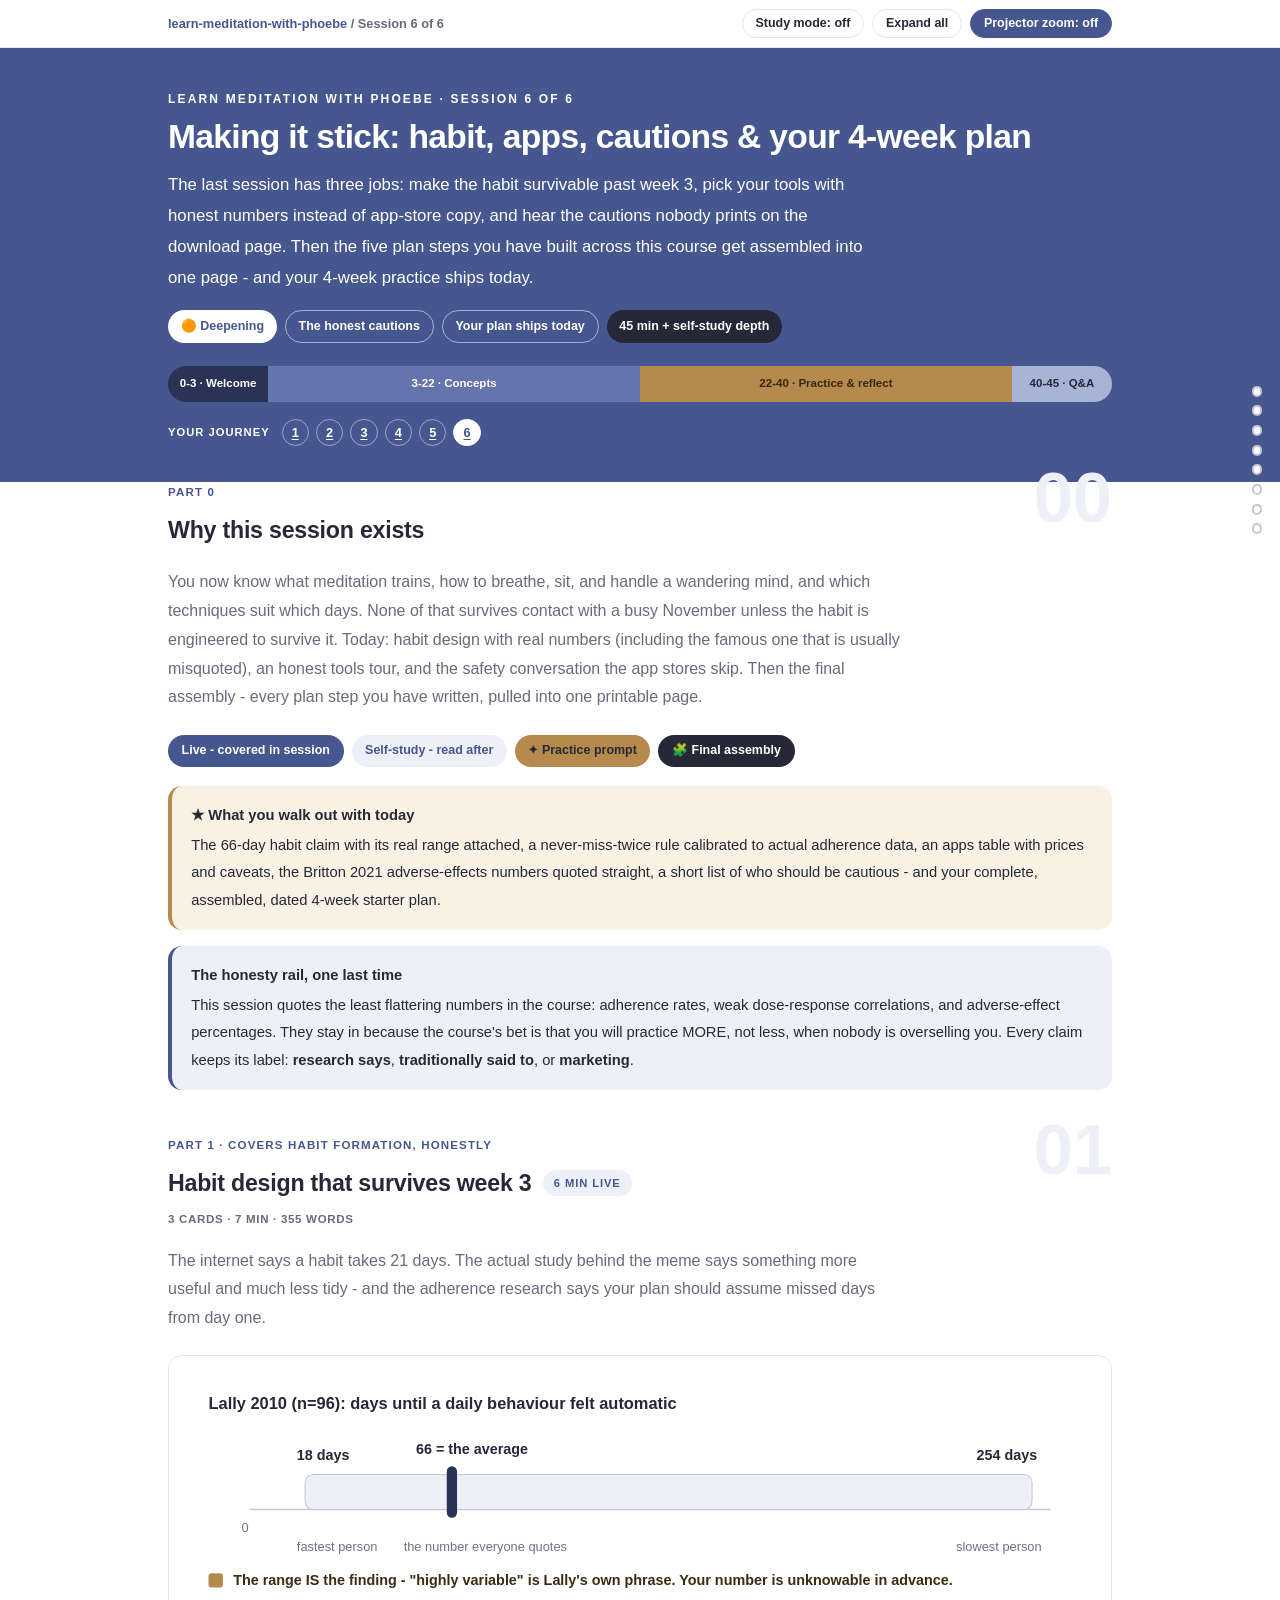
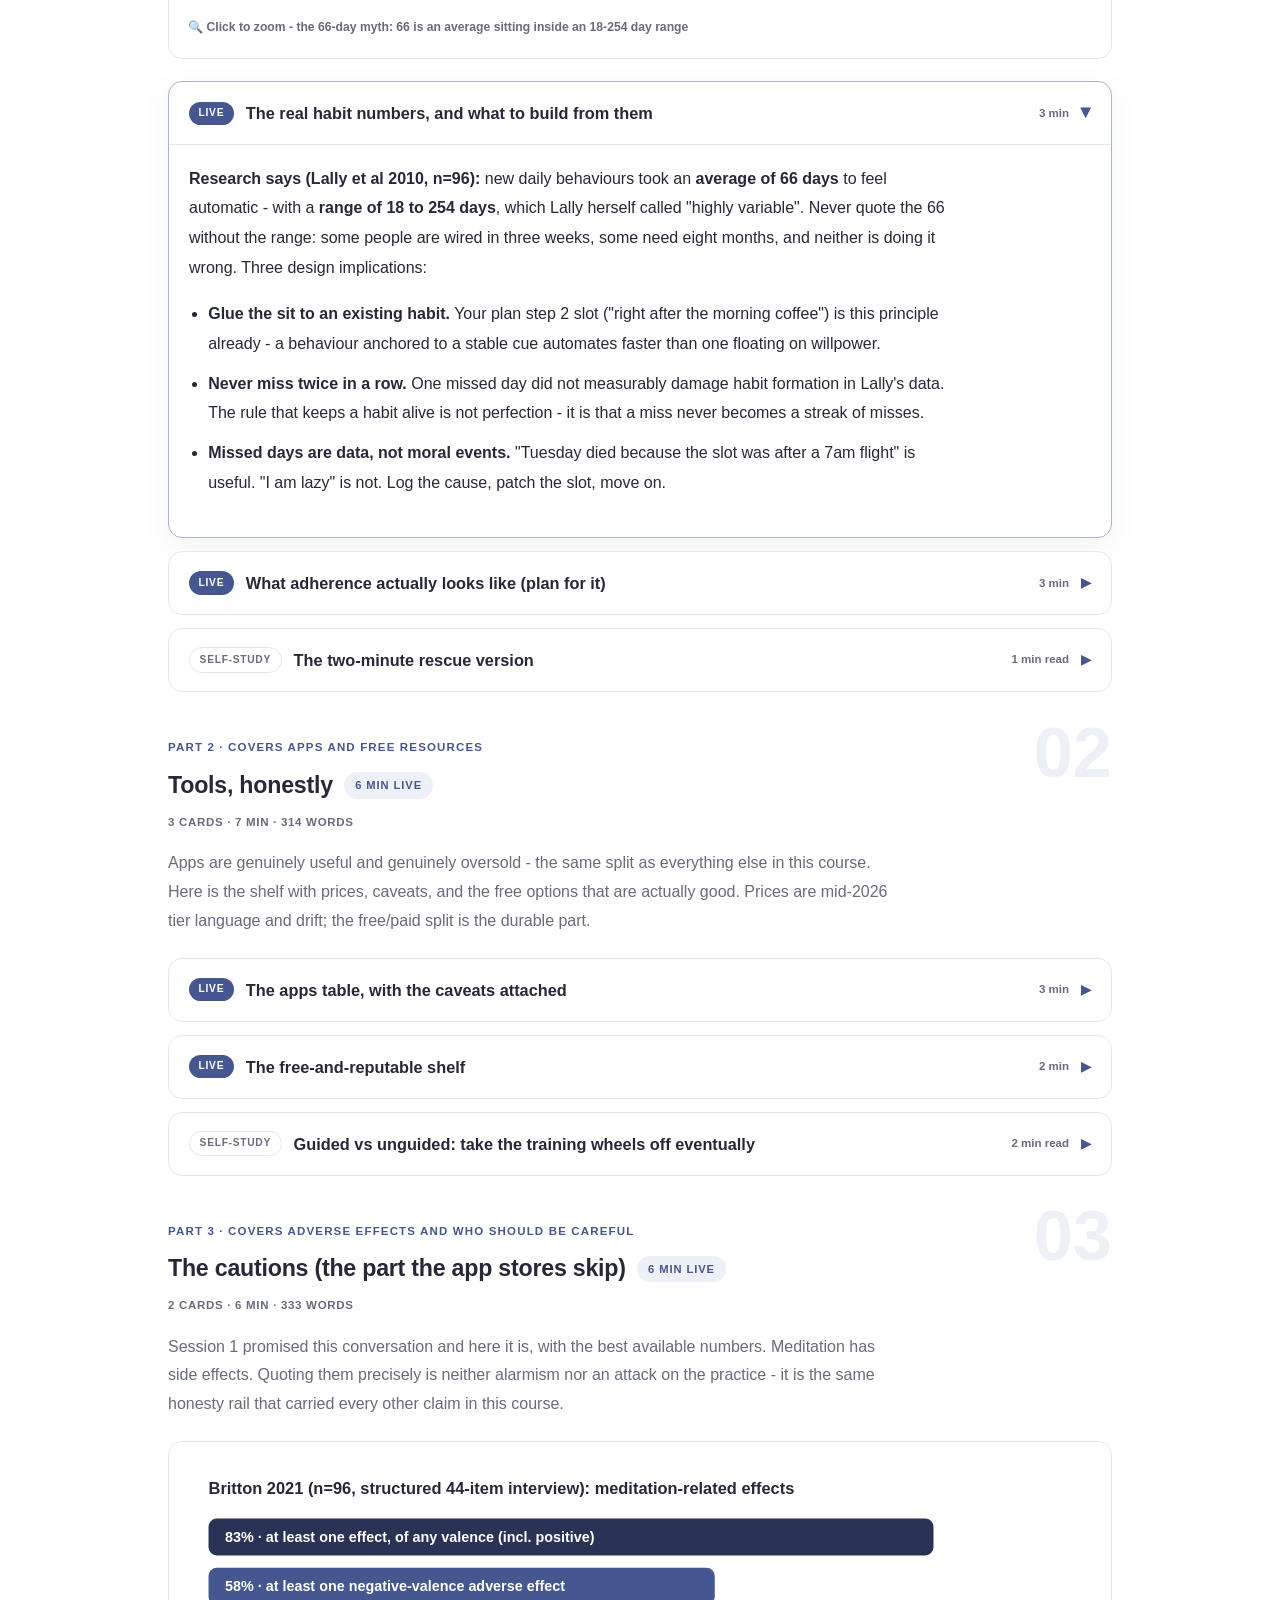
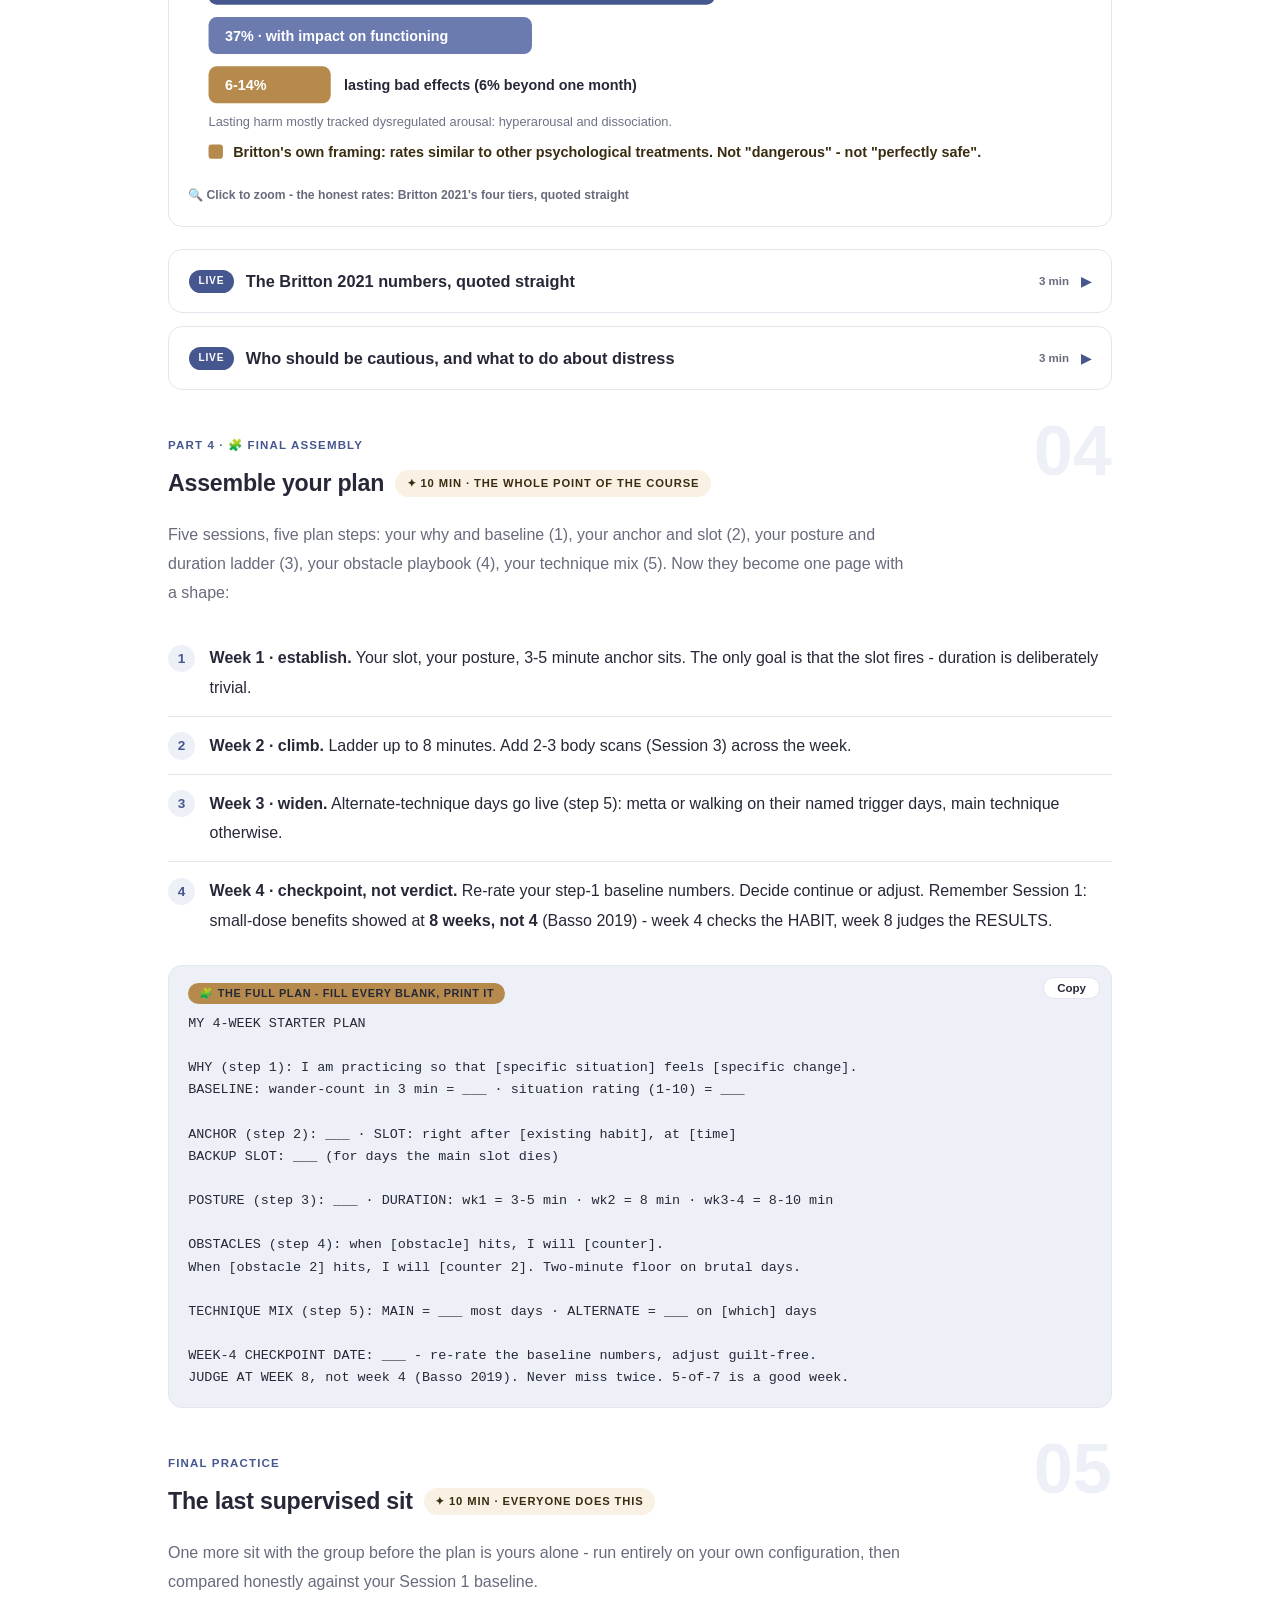
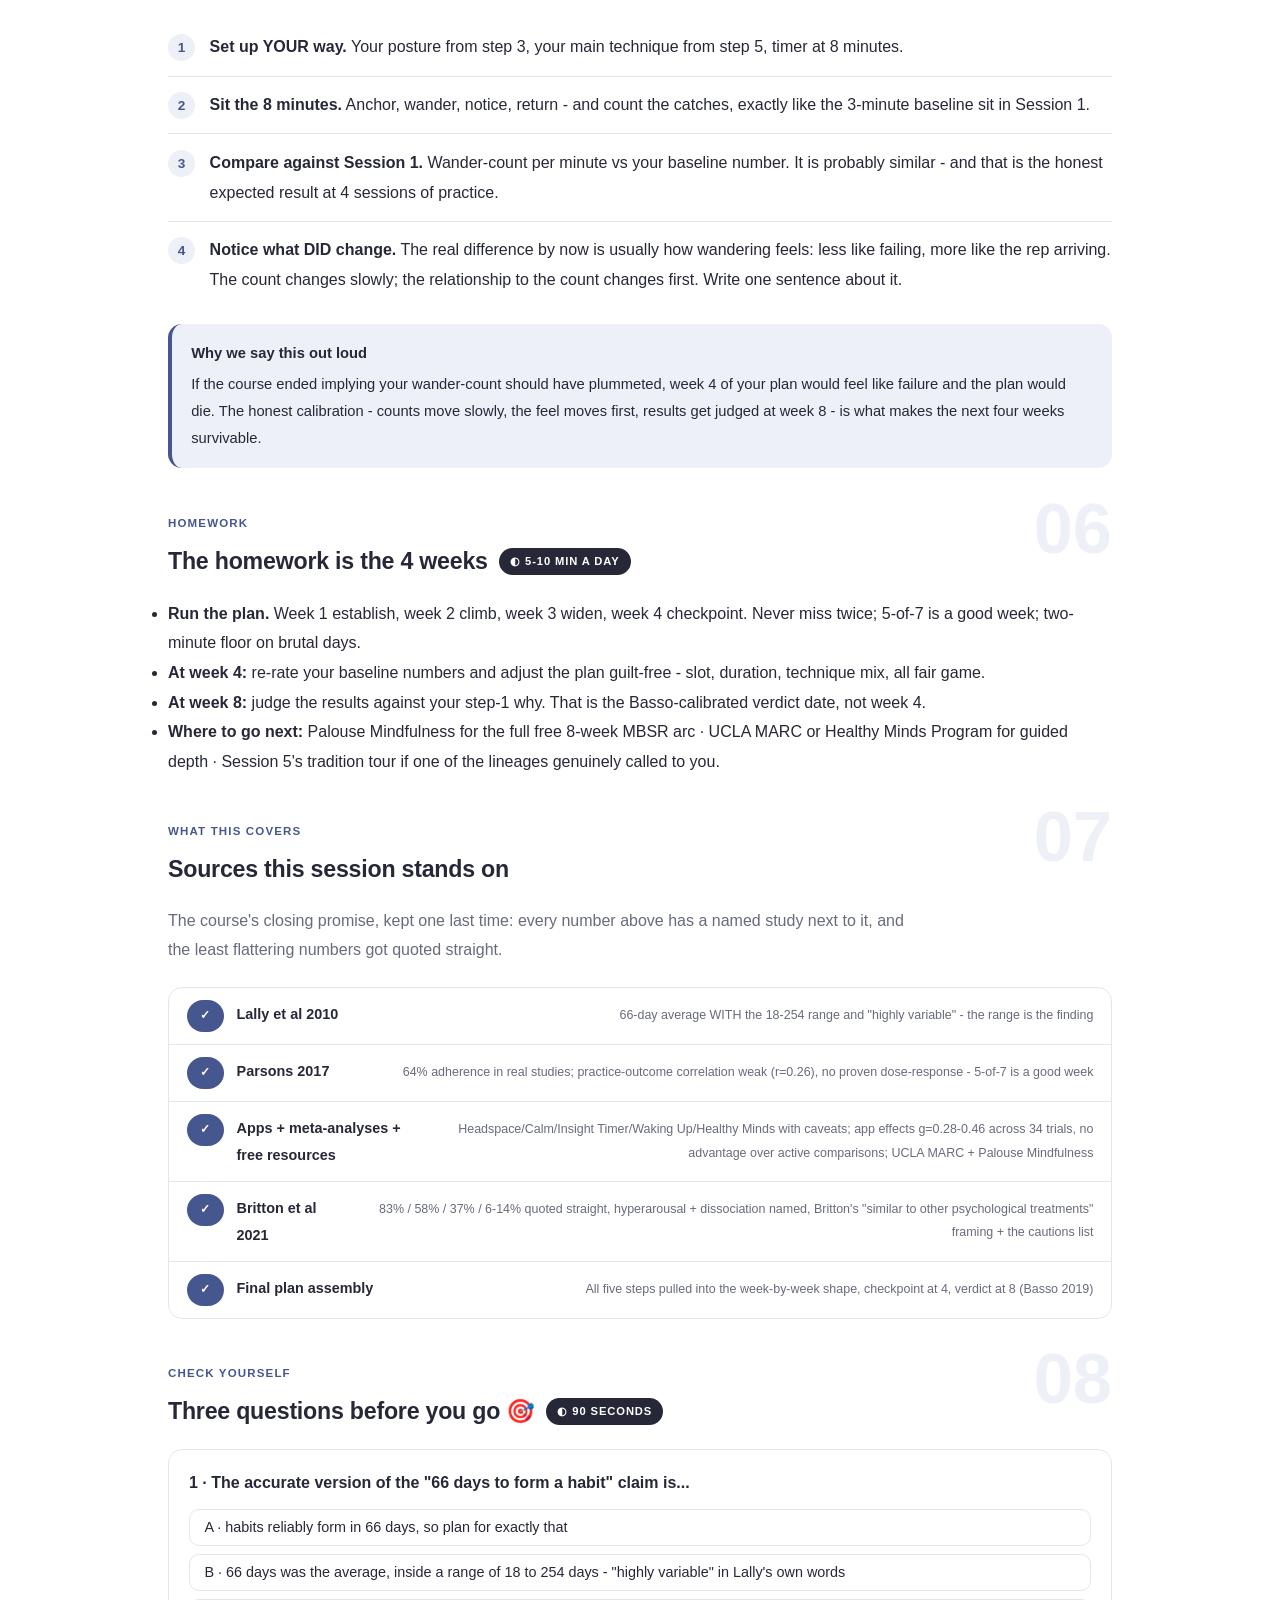
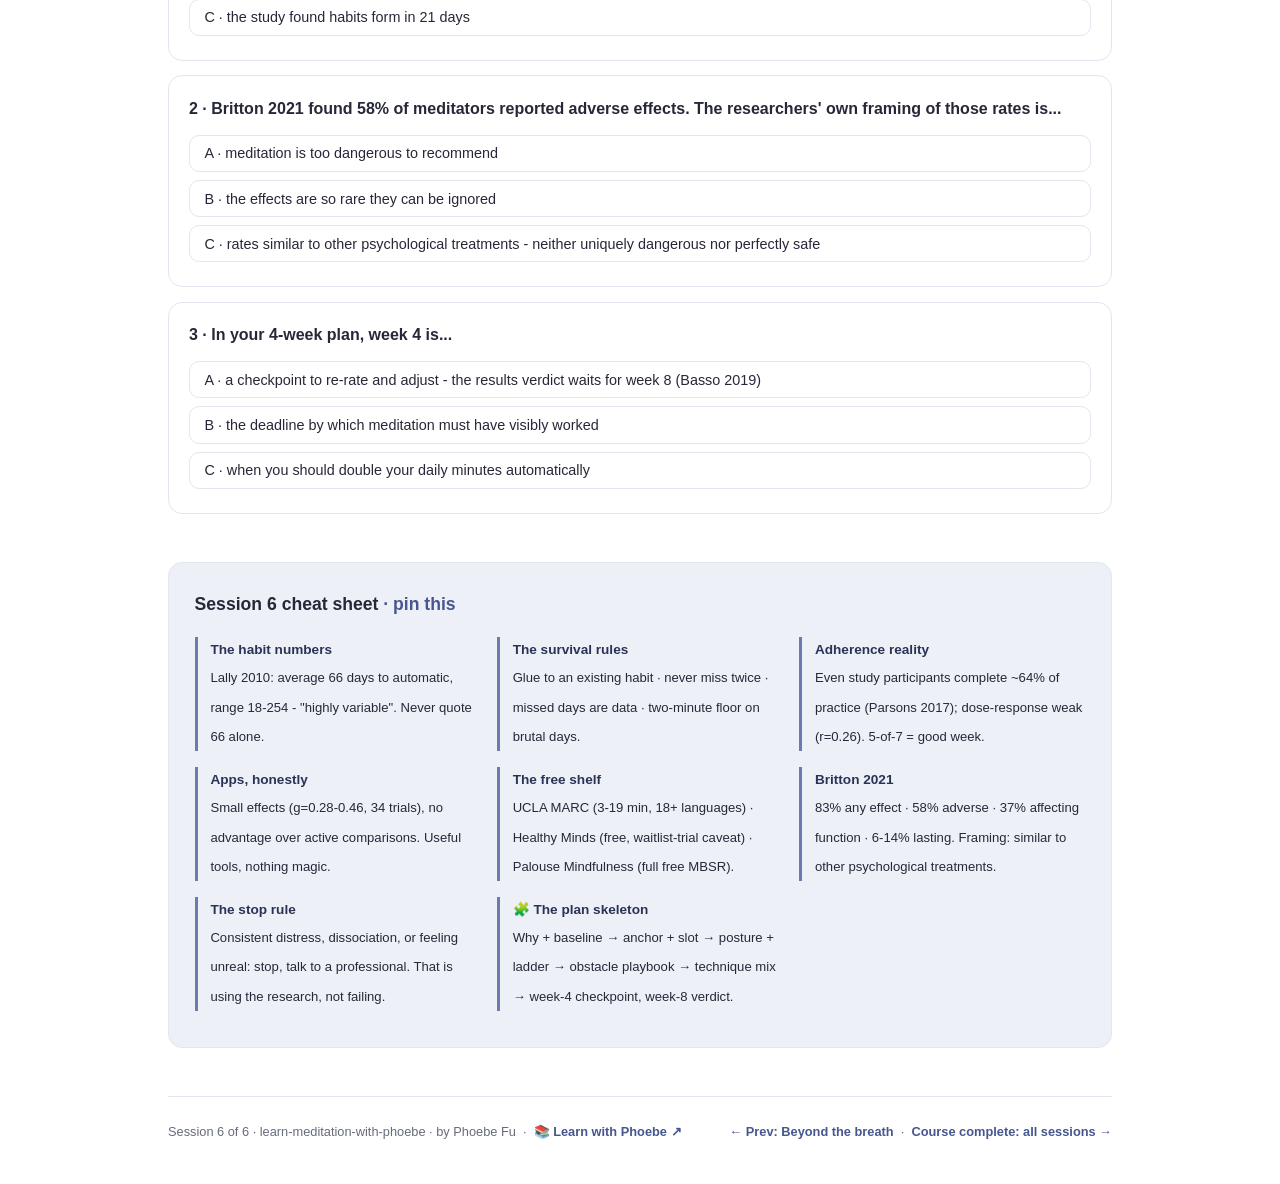
<file: courses/06-making-it-stick.html>
<!DOCTYPE html>
<html lang="en">
<head>
<meta charset="UTF-8">
<meta name="viewport" content="width=device-width, initial-scale=1.0">
<!-- social:start -->
<meta name="description" content="You now know what meditation trains, how to breathe, sit, and handle a wandering mind, and which techniques suit which days. None of that survives contact with a busy November unless the...">
<meta property="og:type" content="article">
<meta property="og:site_name" content="Learn with Phoebe">
<meta property="og:title" content="Making it stick: habit, apps, cautions &amp; your 4-week plan - learn meditation with phoebe">
<meta property="og:description" content="You now know what meditation trains, how to breathe, sit, and handle a wandering mind, and which techniques suit which days. None of that survives contact with a busy November unless the...">
<meta property="og:url" content="https://phoebefu6.github.io/learn-meditation-with-phoebe/courses/06-making-it-stick.html">
<meta property="og:image" content="https://phoebefu6.github.io/learn-meditation-with-phoebe/assets/og-cover.png">
<meta property="og:image:width" content="1200">
<meta property="og:image:height" content="630">
<meta name="twitter:card" content="summary_large_image">
<meta name="twitter:title" content="Making it stick: habit, apps, cautions &amp; your 4-week plan - learn meditation with phoebe">
<meta name="twitter:description" content="You now know what meditation trains, how to breathe, sit, and handle a wandering mind, and which techniques suit which days. None of that survives contact with a busy November unless the...">
<meta name="twitter:image" content="https://phoebefu6.github.io/learn-meditation-with-phoebe/assets/og-cover.png">
<!-- social:end -->
<title>Session 6 · Making it stick: habit, apps, cautions &amp; your 4-week plan - learn meditation with phoebe</title>
<link rel="stylesheet" href="../assets/style.css?v=27">
</head>
<body>

<div class="toolbar">
  <div class="wrap">
    <span class="crumb"><a href="../index.html">learn-meditation-with-phoebe</a> / Session 6 of 6</span>
    <button class="btn" id="toggle-all" type="button">Expand all</button>
    <button class="btn primary" id="zoom-toggle" type="button">Projector zoom: off</button>
  </div>
</div>

<header class="masthead">
  <div class="wrap">
    <div class="eyebrow">Learn Meditation with Phoebe · Session 6 of 6</div>
    <h1>Making it stick: habit, apps, <span class="accent">cautions</span> &amp; your 4-week plan</h1>
    <p class="sub">The last session has three jobs: make the habit survivable past week 3, pick your tools with honest numbers instead of app-store copy, and hear the cautions nobody prints on the download page. Then the five plan steps you have built across this course get assembled into one page - and your 4-week practice ships today.</p>
    <div class="chip-row">
      <span class="chip level">🟠 Deepening</span>
      <span class="chip audience">The honest cautions</span>
      <span class="chip audience">Your plan ships today</span>
      <span class="chip time">45 min + self-study depth</span>
    </div>
    <div class="agenda">
      <span class="a1" style="flex:1">0-3 · Welcome</span>
      <span class="a2" style="flex:4">3-22 · Concepts</span>
      <span class="a3" style="flex:4">22-40 · Practice &amp; reflect</span>
      <span class="a4" style="flex:1">40-45 · Q&amp;A</span>
    </div>
  </div>
</header>

<main class="wrap">

  <!-- ============ INTRO ============ -->
  <section class="section" id="intro">
    <div class="section-kicker">
      <span class="klabel">Part 0</span>
      <h2>Why this session exists</h2>
    </div>
    <p class="lede">You now know what meditation trains, how to breathe, sit, and handle a wandering mind, and which techniques suit which days. None of that survives contact with a busy November unless the habit is engineered to survive it. Today: habit design with real numbers (including the famous one that is usually misquoted), an honest tools tour, and the safety conversation the app stores skip. Then the final assembly - every plan step you have written, pulled into one printable page.</p>
    <div class="legend">
      <span class="pill solid">Live - covered in session</span>
      <span class="pill light">Self-study - read after</span>
      <span class="pill peach">✦ Practice prompt</span>
      <span class="pill inkpill">🧩 Final assembly</span>
    </div>
    <div class="callout win">
      <strong>★ What you walk out with today</strong>
      The 66-day habit claim with its real range attached, a never-miss-twice rule calibrated to actual adherence data, an apps table with prices and caveats, the Britton 2021 adverse-effects numbers quoted straight, a short list of who should be cautious - and your complete, assembled, dated 4-week starter plan.
    </div>
    <div class="callout tip">
      <strong>The honesty rail, one last time</strong>
      This session quotes the least flattering numbers in the course: adherence rates, weak dose-response correlations, and adverse-effect percentages. They stay in because the course's bet is that you will practice MORE, not less, when nobody is overselling you. Every claim keeps its label: <strong>research says</strong>, <strong>traditionally said to</strong>, or <strong>marketing</strong>.
    </div>
  </section>

  <!-- ============ PART 1: HABIT DESIGN ============ -->
  <section class="section" id="habit">
    <div class="section-kicker">
      <span class="klabel">Part 1 · covers habit formation, honestly</span>
      <h2>Habit design that survives week 3 <span class="tag concept">6 min live</span></h2>
    </div>
    <p class="lede">The internet says a habit takes 21 days. The actual study behind the meme says something more useful and much less tidy - and the adherence research says your plan should assume missed days from day one.</p>

    <figure class="zoomable">
      <svg viewBox="0 0 880 225" xmlns="http://www.w3.org/2000/svg" role="img" aria-label="Lally 2010: habits took 18 to 254 days to feel automatic, average 66 - the range is the finding">
        <style>
          .hb6T { font: 700 16px Inter, sans-serif; fill: #262838; }
          .hb6B { font: 700 14px Inter, sans-serif; fill: #262838; }
          .hb6X { font: 400 12.5px Inter, sans-serif; fill: #6E7284; }
          .hb6W { font: 800 15px Inter, sans-serif; fill: #FFFFFF; }
          .hb6N { font: 600 14px Inter, sans-serif; fill: #3A2C10; }
        </style>
        <text class="hb6T" x="20" y="32">Lally 2010 (n=96): days until a daily behaviour felt automatic</text>
        <line x1="60" y1="130" x2="840" y2="130" stroke="#C3C7D6" stroke-width="1.5"/>
        <text class="hb6X" x="52" y="152">0</text>
        <rect x="114" y="96" width="708" height="34" rx="8" fill="#EEF0F8" stroke="#C3C7D6"/>
        <text class="hb6B" x="106" y="82">18 days</text>
        <text class="hb6X" x="106" y="170">fastest person</text>
        <line x1="257" y1="93" x2="257" y2="133" stroke="#2A3356" stroke-width="10" stroke-linecap="round"/>
        <text class="hb6B" x="222" y="76">66 = the average</text>
        <text class="hb6X" x="210" y="170">the number everyone quotes</text>
        <text class="hb6B" x="768" y="82">254 days</text>
        <text class="hb6X" x="748" y="170">slowest person</text>
        <rect x="20" y="192" width="14" height="14" rx="3" fill="#B58A4C"/>
        <text class="hb6N" x="44" y="204">The range IS the finding - "highly variable" is Lally's own phrase. Your number is unknowable in advance.</text>
      </svg>
      <figcaption>🔍 Click to zoom - the 66-day myth: 66 is an average sitting inside an 18-254 day range</figcaption>
    </figure>

    <details class="card" open>
      <summary><span class="mode live">Live</span>The real habit numbers, and what to build from them<span class="mini">3 min</span><span class="caret">▶</span></summary>
      <div class="body">
        <p><strong>Research says (Lally et al 2010, n=96):</strong> new daily behaviours took an <strong>average of 66 days</strong> to feel automatic - with a <strong>range of 18 to 254 days</strong>, which Lally herself called "highly variable". Never quote the 66 without the range: some people are wired in three weeks, some need eight months, and neither is doing it wrong. Three design implications:</p>
        <ul>
          <li><strong>Glue the sit to an existing habit.</strong> Your plan step 2 slot ("right after the morning coffee") is this principle already - a behaviour anchored to a stable cue automates faster than one floating on willpower.</li>
          <li><strong>Never miss twice in a row.</strong> One missed day did not measurably damage habit formation in Lally's data. The rule that keeps a habit alive is not perfection - it is that a miss never becomes a streak of misses.</li>
          <li><strong>Missed days are data, not moral events.</strong> "Tuesday died because the slot was after a 7am flight" is useful. "I am lazy" is not. Log the cause, patch the slot, move on.</li>
        </ul>
      </div>
    </details>

    <details class="card">
      <summary><span class="mode live">Live</span>What adherence actually looks like (plan for it)<span class="mini">3 min</span><span class="caret">▶</span></summary>
      <div class="body">
        <p><strong>Research says (Parsons 2017, 43 studies):</strong> even inside formal clinical programs - people who signed up, paid attention, got homework - participants completed about <strong>64% of assigned practice</strong>. That is the realistic ceiling, not a failure statistic.</p>
        <p>And the more surprising number: the correlation between amount of practice and outcomes is <strong>weak - r = 0.26</strong> - and later analysis found <strong>no proven dose-response</strong> relationship. More practice is not reliably, proportionally better in the data we have.</p>
        <div class="callout tip">
          <strong>What this buys you</strong>
          Permission, with a citation. A 5-of-7-days week is a GOOD week - it beats the average adherence of paid clinical trial participants. The all-or-nothing frame ("I broke the streak, the plan is dead") is the single biggest habit killer, and the research simply does not support it.
        </div>
      </div>
    </details>

    <details class="card">
      <summary><span class="mode self">Self-study</span>The two-minute rescue version<span class="mini">1 min read</span><span class="caret">▶</span></summary>
      <div class="body">
        <p>For genuinely brutal days, pre-authorize a floor: <strong>two minutes counts</strong>. Sit, three breaths of settling, anchor until the timer rings. This is not the practice that delivers the Session 1 effect sizes - it is the practice that keeps the never-miss-twice rule intact so the real practice still exists next week. A habit that bends does not break.</p>
      </div>
    </details>
  </section>

  <!-- ============ PART 2: TOOLS ============ -->
  <section class="section" id="tools">
    <div class="section-kicker">
      <span class="klabel">Part 2 · covers apps and free resources</span>
      <h2>Tools, honestly <span class="tag concept">6 min live</span></h2>
    </div>
    <p class="lede">Apps are genuinely useful and genuinely oversold - the same split as everything else in this course. Here is the shelf with prices, caveats, and the free options that are actually good. Prices are mid-2026 tier language and drift; the free/paid split is the durable part.</p>

    <details class="card">
      <summary><span class="mode live">Live</span>The apps table, with the caveats attached<span class="mini">3 min</span><span class="caret">▶</span></summary>
      <div class="body">
        <table class="clean">
          <thead><tr><th>App</th><th>Tier</th><th>The honest note</th></tr></thead>
          <tbody>
            <tr><td><strong>Headspace</strong></td><td>Paid, ~$70/yr</td><td>Polished, beginner-friendly, subscription-first</td></tr>
            <tr><td><strong>Calm</strong></td><td>Paid, ~$70/yr</td><td>Sleep-and-relaxation heavy; same subscription model</td></tr>
            <tr><td><strong>Insight Timer</strong></td><td>Large free tier</td><td>250k+ free tracks; open platform, so quality varies a lot</td></tr>
            <tr><td><strong>Waking Up</strong></td><td>Paid</td><td>Free scholarship to anyone who asks - they honour it</td></tr>
            <tr><td><strong>Healthy Minds Program</strong></td><td>Entirely free</td><td>Donor-funded, RCT-tested - but the flagship 2020 trial was waitlist-controlled, the exact design Van Dam criticizes</td></tr>
          </tbody>
        </table>
        <p><strong>Research says, on apps as a category:</strong> meta-analyses of meditation apps find <strong>small effects - stress g = 0.46, anxiety g = 0.28, depression g = 0.33 across 34 trials</strong> - and <strong>not significantly different from active therapeutic comparisons</strong>. Useful tools, modest effects, nothing magic. Sound familiar? It is Session 1's evidence story wearing an app icon.</p>
      </div>
    </details>

    <details class="card">
      <summary><span class="mode live">Live</span>The free-and-reputable shelf<span class="mini">2 min</span><span class="caret">▶</span></summary>
      <div class="body">
        <p>Nobody needs to pay to run this course's plan. Three free sources this course trusts:</p>
        <ul>
          <li><strong>UCLA MARC / UCLA Mindful app</strong> - free guided sessions from a university mindfulness centre, 3-19 minutes, in 18+ languages. The homework metta from Session 5 lives here.</li>
          <li><strong>Healthy Minds Program</strong> - entirely free, donor-funded, structured as a course. Caveat already stated above; still the best free structured option.</li>
          <li><strong>Palouse Mindfulness</strong> - the full 8-week MBSR arc, free, built by certified instructor Dave Potter and run as a 501(c)(3). Faithful to the curriculum, but NOT UMass-authorized and there is no live instructor - honest label, still a remarkable resource.</li>
        </ul>
      </div>
    </details>

    <details class="card">
      <summary><span class="mode self">Self-study</span>Guided vs unguided: take the training wheels off eventually<span class="mini">2 min read</span><span class="caret">▶</span></summary>
      <div class="body">
        <p>Start guided if a voice helps you - many people sit more consistently with one. But keep <strong>1-2 unguided sits per week</strong> from the start. A practice that only exists when an app is talking is a listening habit, not an attention habit; the skill you are training is noticing wandering YOURSELF, and a narrator does some of that noticing for you.</p>
        <p>Precedent: MBSR itself - the clinical gold standard - <strong>drops the recordings at week 7</strong> and moves participants to self-guided practice. The training wheels coming off is part of the design, not an advanced add-on.</p>
      </div>
    </details>
  </section>

  <!-- ============ PART 3: THE CAUTIONS ============ -->
  <section class="section" id="cautions">
    <div class="section-kicker">
      <span class="klabel">Part 3 · covers adverse effects and who should be careful</span>
      <h2>The cautions (the part the app stores skip) <span class="tag concept">6 min live</span></h2>
    </div>
    <p class="lede">Session 1 promised this conversation and here it is, with the best available numbers. Meditation has side effects. Quoting them precisely is neither alarmism nor an attack on the practice - it is the same honesty rail that carried every other claim in this course.</p>

    <figure class="zoomable">
      <svg viewBox="0 0 880 305" xmlns="http://www.w3.org/2000/svg" role="img" aria-label="Britton 2021 rates: 83 percent any effect, 58 percent adverse, 37 percent affecting function, 6 to 14 percent lasting">
        <style>
          .br6T { font: 700 16px Inter, sans-serif; fill: #262838; }
          .br6W { font: 700 14px Inter, sans-serif; fill: #FFFFFF; }
          .br6B { font: 700 14px Inter, sans-serif; fill: #262838; }
          .br6X { font: 400 12.5px Inter, sans-serif; fill: #6E7284; }
          .br6N { font: 600 14px Inter, sans-serif; fill: #3A2C10; }
        </style>
        <text class="br6T" x="20" y="32">Britton 2021 (n=96, structured 44-item interview): meditation-related effects</text>
        <rect x="20" y="56" width="706" height="36" rx="8" fill="#2A3356"/>
        <text class="br6W" x="36" y="79">83% · at least one effect, of any valence (incl. positive)</text>
        <rect x="20" y="104" width="493" height="36" rx="8" fill="#46578F"/>
        <text class="br6W" x="36" y="127">58% · at least one negative-valence adverse effect</text>
        <rect x="20" y="152" width="315" height="36" rx="8" fill="#6B7BB0"/>
        <text class="br6W" x="36" y="175">37% · with impact on functioning</text>
        <rect x="20" y="200" width="119" height="36" rx="8" fill="#B58A4C"/>
        <text class="br6W" x="36" y="223">6-14%</text>
        <text class="br6B" x="152" y="223">lasting bad effects (6% beyond one month)</text>
        <text class="br6X" x="20" y="258">Lasting harm mostly tracked dysregulated arousal: hyperarousal and dissociation.</text>
        <rect x="20" y="276" width="14" height="14" rx="3" fill="#B58A4C"/>
        <text class="br6N" x="44" y="288">Britton's own framing: rates similar to other psychological treatments. Not "dangerous" - not "perfectly safe".</text>
      </svg>
      <figcaption>🔍 Click to zoom - the honest rates: Britton 2021's four tiers, quoted straight</figcaption>
    </figure>

    <details class="card">
      <summary><span class="mode live">Live</span>The Britton 2021 numbers, quoted straight<span class="mini">3 min</span><span class="caret">▶</span></summary>
      <div class="body">
        <p><strong>Research says (Britton et al 2021, n=96, structured 44-item interview):</strong> <strong>83%</strong> of meditators reported at least one meditation-related effect of any valence (positive ones included); <strong>58%</strong> reported negative-valence adverse effects; <strong>37%</strong> had effects with impact on functioning; and <strong>6-14%</strong> had lasting bad effects, with 6% lasting beyond one month. The lasting harms mostly tracked <strong>hyperarousal and dissociation</strong>.</p>
        <p>Two framings to hold at once, both from the researchers themselves:</p>
        <ul>
          <li><strong>Britton's own comparison:</strong> these rates are <strong>similar to other psychological treatments</strong>. Meditation is not uniquely dangerous - and it is not the zero-risk wellness product the marketing implies. Neither extreme survives the data.</li>
          <li><strong>Why the numbers look higher than you have heard:</strong> the study asked specifically and privately, item by item. Casual open-ended questioning ("any problems?") badly underestimates adverse effects. The honest number comes from asking properly.</li>
        </ul>
      </div>
    </details>

    <details class="card">
      <summary><span class="mode live">Live</span>Who should be cautious, and what to do about distress<span class="mini">3 min</span><span class="caret">▶</span></summary>
      <div class="body">
        <p>These are cautions, <strong>not rigid exclusions</strong> - adapted programs for several of these groups show promise. But the honest list of situations where extra care applies: <strong>trauma history, psychosis-spectrum conditions, severe depression, suicidality, addiction, or a recent crisis</strong>. If any of these is yours and you are in treatment, loop your provider in before building a practice - that is collaboration, not permission-seeking.</p>
        <ul>
          <li><strong>Dose matters:</strong> intensive retreats carry more of the flagged risk than short daily practice. This course - 5-10 minute sits, gradual ladder, no retreats - sits deliberately at the low-risk end of the spectrum.</li>
          <li><strong>The stop rule:</strong> if practice consistently produces distress, dissociation, or feeling unreal - not the ordinary discomfort of Session 4's obstacles, but something that follows you off the cushion - <strong>stop and talk to a professional</strong>. That is not failing at meditation. That is USING the research you just read.</li>
        </ul>
        <div class="callout example">
          <span class="ex-pill">Real world</span>
          <p><strong>What this sounds like in practice:</strong> "I tried it, it consistently made me feel worse, so I stopped and mentioned it to my therapist" is a success story by this course's standards. The learner used honest information to make a good decision. That is literally the skill being taught.</p>
        </div>
      </div>
    </details>
  </section>

  <!-- ============ PART 4: ASSEMBLE ============ -->
  <section class="section" id="assemble">
    <div class="section-kicker">
      <span class="klabel">Part 4 · 🧩 final assembly</span>
      <h2>Assemble your plan <span class="tag demo">✦ 10 min · the whole point of the course</span></h2>
    </div>
    <p class="lede">Five sessions, five plan steps: your why and baseline (1), your anchor and slot (2), your posture and duration ladder (3), your obstacle playbook (4), your technique mix (5). Now they become one page with a shape:</p>

    <div class="steps">
      <div class="step"><p><strong>Week 1 · establish.</strong> Your slot, your posture, 3-5 minute anchor sits. The only goal is that the slot fires - duration is deliberately trivial.</p></div>
      <div class="step"><p><strong>Week 2 · climb.</strong> Ladder up to 8 minutes. Add 2-3 body scans (Session 3) across the week.</p></div>
      <div class="step"><p><strong>Week 3 · widen.</strong> Alternate-technique days go live (step 5): metta or walking on their named trigger days, main technique otherwise.</p></div>
      <div class="step"><p><strong>Week 4 · checkpoint, not verdict.</strong> Re-rate your step-1 baseline numbers. Decide continue or adjust. Remember Session 1: small-dose benefits showed at <strong>8 weeks, not 4</strong> (Basso 2019) - week 4 checks the HABIT, week 8 judges the RESULTS.</p></div>
    </div>

    <div class="prompt-box good"><span class="label">🧩 The full plan - fill every blank, print it</span>MY 4-WEEK STARTER PLAN

WHY (step 1): I am practicing so that [specific situation] feels [specific change].
BASELINE: wander-count in 3 min = ___ · situation rating (1-10) = ___

ANCHOR (step 2): ___ · SLOT: right after [existing habit], at [time]
BACKUP SLOT: ___ (for days the main slot dies)

POSTURE (step 3): ___ · DURATION: wk1 = 3-5 min · wk2 = 8 min · wk3-4 = 8-10 min

OBSTACLES (step 4): when [obstacle] hits, I will [counter].
When [obstacle 2] hits, I will [counter 2]. Two-minute floor on brutal days.

TECHNIQUE MIX (step 5): MAIN = ___ most days · ALTERNATE = ___ on [which] days

WEEK-4 CHECKPOINT DATE: ___ - re-rate the baseline numbers, adjust guilt-free.
JUDGE AT WEEK 8, not week 4 (Basso 2019). Never miss twice. 5-of-7 is a good week.</div>
  </section>

  <!-- ============ PRACTICE ============ -->
  <section class="section" id="apply-1">
    <div class="section-kicker">
      <span class="klabel">Final practice</span>
      <h2>The last supervised sit <span class="tag demo">✦ 10 min · everyone does this</span></h2>
    </div>
    <p class="lede">One more sit with the group before the plan is yours alone - run entirely on your own configuration, then compared honestly against your Session 1 baseline.</p>

    <div class="steps">
      <div class="step"><p><strong>Set up YOUR way.</strong> Your posture from step 3, your main technique from step 5, timer at 8 minutes.</p></div>
      <div class="step"><p><strong>Sit the 8 minutes.</strong> Anchor, wander, notice, return - and count the catches, exactly like the 3-minute baseline sit in Session 1.</p></div>
      <div class="step"><p><strong>Compare against Session 1.</strong> Wander-count per minute vs your baseline number. It is probably similar - and that is the honest expected result at 4 sessions of practice.</p></div>
      <div class="step"><p><strong>Notice what DID change.</strong> The real difference by now is usually how wandering feels: less like failing, more like the rep arriving. The count changes slowly; the relationship to the count changes first. Write one sentence about it.</p></div>
    </div>

    <div class="callout tip">
      <strong>Why we say this out loud</strong>
      If the course ended implying your wander-count should have plummeted, week 4 of your plan would feel like failure and the plan would die. The honest calibration - counts move slowly, the feel moves first, results get judged at week 8 - is what makes the next four weeks survivable.
    </div>
  </section>

  <!-- ============ HOMEWORK ============ -->
  <section class="section" id="exercise">
    <div class="section-kicker">
      <span class="klabel">Homework</span>
      <h2>The homework is the 4 weeks <span class="tag exercise">◐ 5-10 min a day</span></h2>
    </div>
    <ul>
      <li><strong>Run the plan.</strong> Week 1 establish, week 2 climb, week 3 widen, week 4 checkpoint. Never miss twice; 5-of-7 is a good week; two-minute floor on brutal days.</li>
      <li><strong>At week 4:</strong> re-rate your baseline numbers and adjust the plan guilt-free - slot, duration, technique mix, all fair game.</li>
      <li><strong>At week 8:</strong> judge the results against your step-1 why. That is the Basso-calibrated verdict date, not week 4.</li>
      <li><strong>Where to go next:</strong> Palouse Mindfulness for the full free 8-week MBSR arc · UCLA MARC or Healthy Minds Program for guided depth · Session 5's tradition tour if one of the lineages genuinely called to you.</li>
    </ul>
  </section>

  <!-- ============ SOURCES / COVERAGE ============ -->
  <section class="section" id="official">
    <div class="section-kicker">
      <span class="klabel">What this covers</span>
      <h2>Sources this session stands on</h2>
    </div>
    <p class="lede">The course's closing promise, kept one last time: every number above has a named study next to it, and the least flattering numbers got quoted straight.</p>
    <div class="covered">
      <div class="covered-row"><span class="status pill solid">✓</span><span class="name">Lally et al 2010</span><span class="note">66-day average WITH the 18-254 range and "highly variable" - the range is the finding</span></div>
      <div class="covered-row"><span class="status pill solid">✓</span><span class="name">Parsons 2017</span><span class="note">64% adherence in real studies; practice-outcome correlation weak (r=0.26), no proven dose-response - 5-of-7 is a good week</span></div>
      <div class="covered-row"><span class="status pill solid">✓</span><span class="name">Apps + meta-analyses + free resources</span><span class="note">Headspace/Calm/Insight Timer/Waking Up/Healthy Minds with caveats; app effects g=0.28-0.46 across 34 trials, no advantage over active comparisons; UCLA MARC + Palouse Mindfulness</span></div>
      <div class="covered-row"><span class="status pill solid">✓</span><span class="name">Britton et al 2021</span><span class="note">83% / 58% / 37% / 6-14% quoted straight, hyperarousal + dissociation named, Britton's "similar to other psychological treatments" framing + the cautions list</span></div>
      <div class="covered-row"><span class="status pill solid">✓</span><span class="name">Final plan assembly</span><span class="note">All five steps pulled into the week-by-week shape, checkpoint at 4, verdict at 8 (Basso 2019)</span></div>
    </div>
  </section>

  <!-- ============ QUIZ ============ -->
  <section class="section" id="quiz">
    <div class="section-kicker">
      <span class="klabel">Check yourself</span>
      <h2>Three questions before you go 🎯 <span class="tag exercise">◐ 90 seconds</span></h2>
    </div>
    <div class="quiz-q" data-answer="1">
      <p class="qtext">1 · The accurate version of the "66 days to form a habit" claim is...</p>
      <button class="qopt" type="button">A · habits reliably form in 66 days, so plan for exactly that</button>
      <button class="qopt" type="button">B · 66 days was the average, inside a range of 18 to 254 days - "highly variable" in Lally's own words</button>
      <button class="qopt" type="button">C · the study found habits form in 21 days</button>
      <p class="qwhy">Never the 66 without the range. Some people automate in three weeks, some need eight months, and the study cannot tell you which one you are - so the plan assumes nothing.</p>
    </div>
    <div class="quiz-q" data-answer="2">
      <p class="qtext">2 · Britton 2021 found 58% of meditators reported adverse effects. The researchers' own framing of those rates is...</p>
      <button class="qopt" type="button">A · meditation is too dangerous to recommend</button>
      <button class="qopt" type="button">B · the effects are so rare they can be ignored</button>
      <button class="qopt" type="button">C · rates similar to other psychological treatments - neither uniquely dangerous nor perfectly safe</button>
      <p class="qwhy">Both extremes fail the data. Meditation has side-effect rates in the normal range for psychological treatments - which is exactly why the cautions and the stop rule belong in a beginner course.</p>
    </div>
    <div class="quiz-q" data-answer="0">
      <p class="qtext">3 · In your 4-week plan, week 4 is...</p>
      <button class="qopt" type="button">A · a checkpoint to re-rate and adjust - the results verdict waits for week 8 (Basso 2019)</button>
      <button class="qopt" type="button">B · the deadline by which meditation must have visibly worked</button>
      <button class="qopt" type="button">C · when you should double your daily minutes automatically</button>
      <p class="qwhy">Basso 2019 found small-dose benefits at 8 weeks and NOT at 4. Week 4 checks whether the habit runs; week 8 judges whether it delivers. Grading early kills good plans.</p>
    </div>
    <p class="quiz-score"></p>
  </section>

  <!-- ============ CHEAT SHEET ============ -->
  <section class="cheat" id="cheatsheet">
    <h3>Session 6 cheat sheet <span>· pin this</span></h3>
    <div class="grid-2">
      <div class="cheat-item"><b>The habit numbers</b><span>Lally 2010: average 66 days to automatic, range 18-254 - "highly variable". Never quote 66 alone.</span></div>
      <div class="cheat-item"><b>The survival rules</b><span>Glue to an existing habit · never miss twice · missed days are data · two-minute floor on brutal days.</span></div>
      <div class="cheat-item"><b>Adherence reality</b><span>Even study participants complete ~64% of practice (Parsons 2017); dose-response weak (r=0.26). 5-of-7 = good week.</span></div>
      <div class="cheat-item"><b>Apps, honestly</b><span>Small effects (g=0.28-0.46, 34 trials), no advantage over active comparisons. Useful tools, nothing magic.</span></div>
      <div class="cheat-item"><b>The free shelf</b><span>UCLA MARC (3-19 min, 18+ languages) · Healthy Minds (free, waitlist-trial caveat) · Palouse Mindfulness (full free MBSR).</span></div>
      <div class="cheat-item"><b>Britton 2021</b><span>83% any effect · 58% adverse · 37% affecting function · 6-14% lasting. Framing: similar to other psychological treatments.</span></div>
      <div class="cheat-item"><b>The stop rule</b><span>Consistent distress, dissociation, or feeling unreal: stop, talk to a professional. That is using the research, not failing.</span></div>
      <div class="cheat-item"><b>🧩 The plan skeleton</b><span>Why + baseline → anchor + slot → posture + ladder → obstacle playbook → technique mix → week-4 checkpoint, week-8 verdict.</span></div>
    </div>
  </section>

  <footer class="pagefoot">
    <span>Session 6 of 6 · learn-meditation-with-phoebe · by Phoebe Fu &nbsp;·&nbsp; 📚 <a href="https://phoebefu6.github.io/learn-with-phoebe/">Learn with Phoebe ↗</a></span>
    <span><a href="05-beyond-the-breath.html">← Prev: Beyond the breath</a> &nbsp;·&nbsp; <a href="../index.html">Course complete: all sessions →</a></span>
  </footer>

</main>

<script src="../assets/app.js?v=26"></script>
</body>
</html>
</file>
<file: assets/style.css>
/* learn-claude-with-phoebe - editorial bold design system
   Accent: indigo #46578F · Ink: #262838 · Flagship: amber #B58A4C */

:root {
  --indigo: #46578F;
  --indigo-deep: #2A3356;
  --indigo-mid: #6B7BB0;
  --indigo-soft: #A8B3D6;
  --indigo-50: #EEF0F8;
  --ink: #262838;
  --muted: #676B7C;
  --faint: #C3C7D6;
  --hairline: #E4E6EF;
  --amber: #B58A4C;
  --amber-ink: #3A2C10;
  --amber-50: #F9F1E4;
  --paper: #FFFFFF;
  --code-bg: #EEF0F8;
  --code-ink: #262838;
  --radius: 14px;
}

* { margin: 0; padding: 0; box-sizing: border-box; }

html { font-size: 16px; scroll-behavior: smooth; }
html.zoom-125 { font-size: 20px; }
html.zoom-150 { font-size: 24px; }

body {
  font-family: "Inter", -apple-system, BlinkMacSystemFont, "Segoe UI", Roboto, sans-serif;
  background: var(--paper);
  color: var(--ink);
  line-height: 1.85;
  font-feature-settings: "tnum";
}

.wrap { max-width: 62rem; margin: 0 auto; padding: 0 1.5rem; }

/* ---------- header band ---------- */
.masthead {
  background: var(--indigo);
  color: #fff;
  padding: 2.5rem 0 2.25rem;
}
.masthead .eyebrow {
  font-size: .75rem;
  letter-spacing: .18em;
  text-transform: uppercase;
  opacity: 1;
  font-weight: 600;
}
.masthead h1 {
  font-size: 2.1rem;
  line-height: 1.15;
  font-weight: 800;
  margin: .5rem 0 .75rem;
  letter-spacing: -.02em;
}
.masthead h1 .accent { color: inherit; }
.masthead .sub { font-size: 1.05rem; opacity: 1; max-width: 44rem; }

.chip-row { display: flex; flex-wrap: wrap; gap: .5rem; margin-top: 1.1rem; }
.chip {
  display: inline-flex;
  align-items: center;
  gap: .35rem;
  border-radius: 999px;
  padding: .25rem .8rem;
  font-size: .78rem;
  font-weight: 600;
  white-space: nowrap;
}
.chip.level { background: #fff; color: var(--indigo); }
.chip.audience { background: rgba(255,255,255,.08); color: #fff; border: 1px solid rgba(255,255,255,.35); }
.chip.time { background: var(--ink); color: #fff; font-variant-numeric: tabular-nums; }

/* ---------- agenda bar ---------- */
.agenda {
  display: flex;
  border-radius: 999px;
  overflow: hidden;
  margin: 1.4rem 0 0;
  font-size: .72rem;
  font-weight: 600;
  text-align: center;
  color: #fff;
}
.agenda span { padding: .45rem .3rem; white-space: nowrap; overflow: hidden; text-overflow: ellipsis; }
.agenda .a1 { background: var(--indigo-deep); }
/* Agenda band contrast, fixed 2026-09-02. Three bands failed WCAG 4.5:1 on small text:
     a4 had no `color` rule at all, so it inherited the block's `color:#fff` and put white
     on a pale tint (1.9-2.1:1). The 87-repo donor carries `color: var(--ink)`; restored.
     a2 and a3 failed on their token pairs, so each carries a literal here rather than a
     changed token, because --indigo-mid and --amber-ink are used elsewhere in this sheet.
     Recompute these three literals if the palette changes. */
.agenda .a2 { background: #6474AC; }
.agenda .a3 { background: var(--amber); color: #37290F; }
.agenda .a4 { background: var(--indigo-soft); color: var(--ink); }

/* ---------- toolbar ---------- */
.toolbar {
  position: sticky;
  top: 0;
  z-index: 40;
  background: rgba(255,255,255,.94);
  backdrop-filter: blur(6px);
  border-bottom: 1px solid var(--hairline);
  padding: .55rem 0;
}
.toolbar .wrap { display: flex; align-items: center; gap: .5rem; flex-wrap: nowrap; }
.toolbar .crumb { font-size: .8rem; color: var(--muted); font-weight: 600; margin-right: auto; min-width: 0; white-space: nowrap; overflow: hidden; text-overflow: ellipsis; }
.toolbar .btn { white-space: nowrap; flex: none; padding: .38rem .8rem; font-size: .78rem; line-height: 1.2; }
.toolbar .crumb a { color: var(--indigo); text-decoration: none; }
.btn {
  border: 1px solid var(--hairline);
  background: #fff;
  color: var(--ink);
  border-radius: 999px;
  padding: .35rem .9rem;
  font-size: .78rem;
  font-weight: 600;
  cursor: pointer;
  font-family: inherit;
  transition: all .15s ease;
}
.btn:hover { border-color: var(--indigo); color: var(--indigo); }
.btn.primary { background: var(--indigo); border-color: var(--indigo); color: #fff; }
.btn.primary:hover { background: var(--indigo-deep); }

/* ---------- sections ---------- */
main { padding: 2.5rem 0 4rem; }

.section { margin-bottom: 2.8rem; }
.section-kicker { margin-bottom: 1rem; }
.section-kicker .klabel {
  display: block;
  font-size: .72rem;
  text-transform: uppercase;
  letter-spacing: .1em;
  color: var(--indigo);
  font-weight: 700;
  margin-bottom: .35rem;
}
.section-kicker h2 {
  font-size: 1.45rem;
  font-weight: 800;
  letter-spacing: -.01em;
  display: flex;
  align-items: center;
  gap: .7rem;
  flex-wrap: wrap;
}
.section-kicker .tag {
  border-radius: 999px;
  padding: .18rem .7rem;
  font-size: .7rem;
  font-weight: 700;
  text-transform: uppercase;
  letter-spacing: .08em;
}
.tag.concept { background: var(--indigo-50); color: var(--indigo); }
.tag.demo { background: var(--amber-50); color: var(--amber-ink); }
.tag.exercise { background: var(--ink); color: #fff; }

.lede { color: var(--muted); max-width: 46rem; margin-bottom: 1.4rem; line-height: 1.8; }

/* live vs self-study markers on cards */
.mode {
  font-size: .64rem;
  font-weight: 700;
  text-transform: uppercase;
  letter-spacing: .07em;
  padding: .14rem .6rem;
  border-radius: 999px;
  flex: none;
}
.mode.live { background: var(--indigo); color: #fff; }
.mode.self { background: #fff; color: var(--muted); border: 1px solid var(--hairline); }

/* ---------- accordions ---------- */
details.card {
  border: 1px solid var(--hairline);
  border-radius: var(--radius);
  margin-bottom: .8rem;
  overflow: hidden;
  background: #fff;
}
details.card[open] { border-color: var(--indigo-soft); box-shadow: 0 8px 28px rgba(76,115,85,.08); }
details.card summary {
  list-style: none;
  cursor: pointer;
  padding: 1rem 1.25rem;
  display: flex;
  align-items: center;
  gap: .75rem;
  font-weight: 700;
  font-size: 1.02rem;
  user-select: none;
}
details.card summary::-webkit-details-marker { display: none; }
details.card summary .dot {
  width: .6rem; height: .6rem;
  border-radius: 999px;
  background: var(--indigo);
  flex: none;
}
details.card summary .mini { margin-left: auto; font-size: .72rem; color: var(--muted); font-weight: 600; white-space: nowrap; }
details.card summary .caret { transition: transform .2s ease; color: var(--indigo); font-size: .8rem; }
details.card[open] summary .caret { transform: rotate(90deg); }
details.card .body { padding: 0 1.25rem 1.4rem; border-top: 1px solid var(--hairline); padding-top: 1.15rem; }
details.card .body p { margin-bottom: 1.05rem; max-width: 48rem; }
details.card .body p:last-child { margin-bottom: 0; }
details.card .body ul, details.card .body ol { margin: 0 0 1.1rem 1.2rem; max-width: 47rem; }
details.card .body li { margin-bottom: .65rem; }
details.card .body h4 { font-size: .95rem; font-weight: 700; margin: 1.1rem 0 .45rem; }
details.card .body h4:first-child { margin-top: 0; }

/* ---------- pills & legends ---------- */
.legend { display: flex; flex-wrap: wrap; gap: .5rem; margin: 0 0 1.2rem; }
.pill {
  display: inline-flex;
  align-items: center;
  gap: .4rem;
  border-radius: 999px;
  padding: .28rem .85rem;
  font-size: .78rem;
  font-weight: 600;
}
.pill.solid { background: var(--indigo); color: #fff; }
.pill.light { background: var(--indigo-50); color: var(--indigo); }
.pill.inkpill { background: var(--ink); color: #fff; }
.pill.amber, .pill.peach { background: var(--amber); color: var(--ink); }
.pill.bare { color: var(--muted); }

/* ---------- 4D grid ---------- */
.grid-2 { display: grid; grid-template-columns: repeat(auto-fit, minmax(15rem, 1fr)); gap: .8rem; margin: .5rem 0 1rem; }
.d-card {
  border: 1px solid var(--hairline);
  border-left: 4px solid var(--indigo);
  border-radius: 10px;
  padding: 1rem 1.1rem;
}
.d-card h4 { font-size: .95rem; margin-bottom: .3rem; }
.d-card h4 .lead-letter { color: var(--indigo); }
.d-card p { font-size: .86rem; color: var(--muted); margin: 0; }

/* ---------- tables ---------- */
table.clean { width: 100%; border-collapse: collapse; font-size: .9rem; margin: .4rem 0 1rem; }
table.clean th {
  text-align: left;
  font-size: .72rem;
  text-transform: uppercase;
  letter-spacing: .08em;
  color: var(--muted);
  padding: .5rem .6rem;
  border-bottom: 2px solid var(--ink);
}
table.clean td { padding: .7rem .6rem; border-bottom: .5px solid var(--hairline); vertical-align: top; line-height: 1.7; }
table.clean td:first-child { font-weight: 600; }

/* ---------- prompt boxes ---------- */
.prompt-box{
  position: relative;
  background: #EEF0F8;
  border: 1px solid #E4E6EF;
  color: #262838;
  border-radius: var(--radius);
  padding: 1.1rem 1.2rem;
  margin: 1rem 0 1.2rem;
  font-family: "SF Mono", ui-monospace, Menlo, Consolas, monospace;
  font-size: .84rem;
  line-height: 1.65;
  white-space: pre-wrap;
  word-break: break-word;
}
.prompt-box .label{
  position: absolute;
  top: -0.7rem;
  left: 1rem;
  background: #46578F;
  color: #FFFFFF;
  font-family: "Inter", -apple-system, sans-serif;
  font-size: .68rem;
  font-weight: 700;
  letter-spacing: .06em;
  text-transform: uppercase;
  border-radius: 999px;
  padding: .15rem .7rem;
}
.prompt-box.bad .label { background: var(--faint); color: var(--ink); }
.prompt-box.good .label { background: var(--amber); color: var(--ink); }
.copy-btn{
  position: absolute;
  top: .7rem;
  right: .7rem;
  background: #FFFFFF;
  border: 1px solid #E4E6EF;
  color: #262838;
  border-radius: 999px;
  padding: .25rem .8rem;
  font-size: .72rem;
  font-weight: 600;
  cursor: pointer;
  font-family: "Inter", -apple-system, sans-serif;
  transition: background .15s ease;
}
.copy-btn:hover { background: #E4E6EF; }
.copy-btn.copied { background: var(--amber); border-color: var(--amber); color: var(--ink); }

/* ---------- demo steps ---------- */
.steps { counter-reset: step; margin: .6rem 0 1rem; }
.step {
  display: grid;
  grid-template-columns: max-content minmax(0, 1fr);
  column-gap: .9rem;
  row-gap: .2rem;
  padding: .85rem 0;
  border-bottom: .5px solid var(--hairline);
}
.step > * { grid-column: 2; min-width: 0; }
.step > .prompt-box { margin: .8rem 0 .4rem; }
.step:last-child { border-bottom: none; }
.step::before {
  counter-increment: step;
  content: counter(step);
  flex: none;
  width: 1.7rem; height: 1.7rem;
  border-radius: 999px;
  background: var(--indigo-50);
  color: var(--indigo);
  font-weight: 700;
  font-size: .85rem;
  display: inline-flex;
  align-items: center;
  justify-content: center;
  margin-top: .1rem;
}
.step p { margin: 0; }

/* ---------- callouts ---------- */
.callout {
  border-radius: var(--radius);
  padding: 1rem 1.2rem;
  margin: 1rem 0;
  font-size: .92rem;
}
.callout.tip { background: var(--indigo-50); border-left: 4px solid var(--indigo); }
.callout.win { background: var(--amber-50); border-left: 4px solid var(--amber); }
.callout strong:first-child { display: block; margin-bottom: .2rem; }

.callout.example {
  background: #FFFFFF;
  border: 1px solid var(--hairline);
  border-left: 4px solid var(--amber);
  font-size: .9rem;
}
.callout.example .ex-pill {
  display: inline-block;
  background: var(--amber);
  color: var(--ink);
  border-radius: 999px;
  padding: .15rem .7rem;
  font-size: .68rem;
  font-weight: 700;
  text-transform: uppercase;
  letter-spacing: .06em;
  margin-bottom: .5rem;
}
.callout.example p { margin: 0 0 .75rem; max-width: 47rem; }
.callout.example p:last-child { margin-bottom: 0; }
.callout.example ul { margin: 0 0 0 1.1rem; max-width: 46rem; }
.callout.example li { margin-bottom: .6rem; }
.callout.example li:last-child { margin-bottom: 0; }

/* ---------- zoomable figures ---------- */
figure.zoomable {
  border: 1px solid var(--hairline);
  border-radius: var(--radius);
  padding: 1.2rem;
  margin: 1rem 0 1.4rem;
  cursor: zoom-in;
  transition: box-shadow .15s ease;
  background: #fff;
}
figure.zoomable:hover { box-shadow: 0 8px 28px rgba(76,115,85,.12); }
figure.zoomable svg, figure.zoomable img { width: 100%; height: auto; display: block; }
figure.zoomable figcaption {
  margin-top: .6rem;
  font-size: .76rem;
  color: var(--muted);
  font-weight: 600;
  display: flex;
  align-items: center;
  gap: .4rem;
}

.lightbox{
  position: fixed;
  inset: 0;
  z-index: 100;
  background: rgba(255,255,255,.97);
  display: none;
  align-items: center;
  justify-content: center;
  padding: 3vh 3vw;
  cursor: zoom-out;
}
.lightbox.open { display: flex; }
.lightbox .inner{
  background: #fff;
  border: 1px solid #E4E6EF;
  box-shadow: 0 10px 40px rgba(38,40,56,.14);
  border-radius: var(--radius);
  padding: 2rem;
  max-width: 94vw;
  max-height: 92vh;
  overflow: auto;
}
.lightbox .inner svg, .lightbox .inner img { width: min(88vw, 70rem); height: auto; }
.lightbox .close-hint{
  position: fixed;
  top: 1rem; right: 1.4rem;
  color: #262838;
  font-size: .8rem;
  font-weight: 600;
}

/* ---------- courses covered ---------- */
.covered { border: 1px solid var(--hairline); border-radius: var(--radius); overflow: hidden; }
.covered-row {
  display: flex;
  align-items: baseline;
  gap: .8rem;
  padding: .75rem 1.1rem;
  border-bottom: .5px solid var(--hairline);
  font-size: .9rem;
}
.covered-row:last-child { border-bottom: none; }
.covered-row .status { flex: none; }
.covered-row .name { font-weight: 600; }
.covered-row .note { margin-left: auto; color: var(--muted); font-size: .78rem; text-align: right; }

/* ---------- cheat sheet footer ---------- */
.cheat{
  background: #EEF0F8;
  border: 1px solid #E4E6EF;
  color: #262838;
  border-radius: var(--radius);
  padding: 1.6rem 1.6rem 1.3rem;
  margin-top: 3rem;
}
.cheat h3 { font-size: 1.1rem; margin-bottom: 1rem; }
.cheat h3 span { color: #46578F; }
.cheat .grid-2 { gap: 1rem; }
.cheat .cheat-item { border-left: 3px solid var(--indigo-mid); padding-left: .8rem; }
.cheat .cheat-item b { display: block; font-size: .85rem; color: #2A3356; }
.cheat .cheat-item span { font-size: .82rem; color: #262838; }

footer.pagefoot {
  border-top: 1px solid var(--hairline);
  margin-top: 3rem;
  padding: 1.4rem 0 2.5rem;
  font-size: .8rem;
  color: var(--muted);
  display: flex;
  justify-content: space-between;
  flex-wrap: wrap;
  gap: .8rem;
}
footer.pagefoot a { color: var(--indigo); text-decoration: none; font-weight: 600; }

/* ---------- wayfinding: reading progress + section dots + part numbers ---------- */

#progress-bar {
  position: fixed;
  top: 0; left: 0;
  height: 3px;
  width: 0;
  background: linear-gradient(90deg, var(--indigo), var(--amber));
  z-index: 90;
}

.pagenav {
  position: fixed;
  right: 1.1rem;
  top: 50%;
  transform: translateY(-50%);
  z-index: 50;
  display: flex;
  flex-direction: column;
  gap: .55rem;
}
.pagenav a {
  width: .68rem; height: .68rem;
  border-radius: 999px;
  background: #fff;
  border: 2px solid var(--faint);
  display: block;
  position: relative;
  transition: all .15s ease;
}
.pagenav a:hover { border-color: var(--indigo); transform: scale(1.3); }
.pagenav a.active { background: var(--indigo); border-color: var(--indigo); }
.pagenav a .nlabel {
  position: absolute;
  right: 1.4rem;
  top: 50%;
  transform: translateY(-50%);
  background: var(--ink);
  color: #fff;
  font-size: .7rem;
  font-weight: 600;
  padding: .22rem .65rem;
  border-radius: 6px;
  white-space: nowrap;
  opacity: 0;
  pointer-events: none;
  transition: opacity .15s ease;
}
.pagenav a:hover .nlabel { opacity: 1; }
@media (max-width: 74rem) { .pagenav { display: none; } }

main { counter-reset: partnum -1; }
.section .section-kicker { position: relative; }
.section .section-kicker::before {
  counter-increment: partnum;
  content: counter(partnum, decimal-leading-zero);
  position: absolute;
  right: 0;
  top: -1.2rem;
  font-size: 4.4rem;
  font-weight: 800;
  color: var(--indigo-50);
  line-height: 1;
  font-variant-numeric: tabular-nums;
  pointer-events: none;
  z-index: 0;
}
.section .section-kicker > * { position: relative; z-index: 1; }

details.card summary { transition: background .15s ease; }
details.card summary:hover { background: #F3F4F9; }

/* ---------- journey strip: you are here in the series ---------- */
.journey {
  display: flex;
  align-items: center;
  gap: .45rem;
  margin-top: 1.1rem;
  flex-wrap: wrap;
}
.journey .jlabel { font-size: .7rem; font-weight: 700; text-transform: uppercase; letter-spacing: .09em; opacity: 1; margin-right: .3rem; }
.journey a {
  width: 1.7rem; height: 1.7rem;
  border-radius: 999px;
  display: inline-flex;
  align-items: center;
  justify-content: center;
  font-size: .8rem;
  font-weight: 700;
  text-decoration: none;
  color: #fff;
  border: 1.5px solid rgba(255,255,255,.45);
  transition: all .15s ease;
  font-variant-numeric: tabular-nums;
}
.journey a:hover { border-color: #fff; transform: scale(1.12); }
.journey a.here { background: #fff; color: var(--indigo); border-color: #fff; }
.journey a.dd-chip { width: auto; border-radius: 999px; padding: 0 .7rem; font-size: .72rem; }

/* ---------- check-yourself quiz ---------- */
.quiz-q {
  border: 1px solid var(--hairline);
  border-radius: var(--radius);
  padding: 1.1rem 1.25rem 1rem;
  margin-bottom: .9rem;
  background: #fff;
}
.quiz-q .qtext { font-weight: 700; margin-bottom: .7rem; }
.quiz-q .qopt {
  display: block;
  width: 100%;
  text-align: left;
  background: #fff;
  border: 1px solid var(--hairline);
  border-radius: 10px;
  padding: .6rem .9rem;
  margin-bottom: .5rem;
  font-size: .9rem;
  font-family: inherit;
  color: var(--ink);
  cursor: pointer;
  transition: all .15s ease;
}
.quiz-q .qopt:hover { border-color: var(--indigo); background: var(--indigo-50); }
.quiz-q .qopt.correct { background: var(--indigo); border-color: var(--indigo); color: #fff; font-weight: 600; }
.quiz-q .qopt.correct::after { content: "  ✓"; }
.quiz-q .qopt.wrong { background: #FEF2F2; border-color: #FCA5A5; color: #991B1B; animation: qshake .3s ease; }
.quiz-q .qopt.wrong::after { content: "  ✗ try again"; font-size: .78rem; }
.quiz-q .qopt:disabled { cursor: default; }
.quiz-q .qwhy {
  display: none;
  background: var(--amber-50);
  border-left: 4px solid var(--amber);
  border-radius: 8px;
  padding: .6rem .9rem;
  font-size: .86rem;
  margin-top: .3rem;
}
.quiz-q.answered .qwhy { display: block; }
@keyframes qshake {
  0%, 100% { transform: translateX(0); }
  25% { transform: translateX(-5px); }
  75% { transform: translateX(5px); }
}
.quiz-score { font-weight: 700; color: var(--indigo); margin-top: .4rem; }

@media (prefers-reduced-motion: reduce) {
  .quiz-q .qopt.wrong { animation: none; }
  .journey a:hover { transform: none; }
}

/* ---------- micro-interactions (react-bits inspired, vanilla) ---------- */

/* BlurText: staggered word reveal on the masthead headline */
.masthead h1 .bw {
  display: inline-block;
  opacity: 0;
  filter: blur(8px);
  transform: translateY(.35em);
  animation: bw-in .7s cubic-bezier(.22,.9,.35,1) forwards;
  animation-delay: var(--bw-delay, 0s);
}
@keyframes bw-in {
  to { opacity: 1; filter: blur(0); transform: translateY(0); }
}

/* SpotlightCard: cursor-following highlight on accordion cards */
details.card { position: relative; }
details.card::after {
  content: "";
  position: absolute;
  inset: 0;
  pointer-events: none;
  opacity: 0;
  transition: opacity .3s ease;
  background: radial-gradient(320px circle at var(--mx, 50%) var(--my, 50%), rgba(76,115,85,.09), transparent 65%);
}
details.card:hover::after { opacity: 1; }

/* ScrollReveal: sections rise in as they enter the viewport */
.js-reveal .section {
  opacity: 0;
  transform: translateY(16px);
  transition: opacity .6s ease, transform .6s cubic-bezier(.22,.9,.35,1);
}
.js-reveal .section.revealed { opacity: 1; transform: none; }

@media (prefers-reduced-motion: reduce) {
  .masthead h1 .bw { animation: none; opacity: 1; filter: none; transform: none; }
  details.card::after { display: none; }
  .js-reveal .section { opacity: 1; transform: none; transition: none; }
}

@media (max-width: 40rem) {
  .masthead h1 { font-size: 1.6rem; }
  .agenda span { font-size: .6rem; }
  .toolbar .crumb { display: none; }
}

@media print {
  .toolbar, .copy-btn { display: none; }
  details.card { border: 1px solid #ccc; }
}

/* ===== med-live.js breath pacer ===== */
.medbox {
  border: 1px solid var(--hairline);
  border-radius: var(--radius);
  background: var(--paper);
  padding: 22px 24px 24px;
  margin: 26px 0;
  box-shadow: 0 10px 30px rgba(38, 40, 56, 0.07);
}
.med-head { display: flex; align-items: baseline; justify-content: space-between; gap: 12px; flex-wrap: wrap; }
.med-title { font-weight: 800; font-size: 1.05rem; color: var(--ink); }
.med-honest { font-size: 0.78rem; color: var(--muted); font-style: italic; }
.med-controls { display: flex; flex-wrap: wrap; gap: 14px; margin-top: 14px; }
.med-group { display: flex; flex-wrap: wrap; gap: 8px; }
.med-pill {
  border: 1.5px solid var(--hairline); background: var(--paper); color: var(--muted);
  border-radius: 999px; padding: 7px 14px; font: 600 0.82rem Inter, sans-serif; cursor: pointer;
  transition: all 0.15s ease;
}
.med-pill:hover { border-color: var(--indigo-mid); color: var(--indigo); }
.med-pill.on { background: var(--indigo); border-color: var(--indigo); color: #fff; }
.med-note { margin-top: 10px; font-size: 0.88rem; color: var(--muted); }
.med-stage { display: flex; justify-content: center; padding: 26px 0 18px; }
.med-ring {
  position: relative; width: 220px; height: 220px; border-radius: 50%;
  border: 2px dashed var(--faint); display: flex; align-items: center; justify-content: center;
}
.med-circle {
  position: absolute; inset: 10px; border-radius: 50%;
  background: radial-gradient(circle at 38% 32%, var(--indigo-mid), var(--indigo-deep));
  transform: scale(0.45); transition: none; will-change: transform; opacity: 0.92;
}
.med-phase { position: relative; z-index: 2; text-align: center; color: #fff; text-shadow: 0 1px 6px rgba(30, 34, 51, 0.45); }
.med-phase-name { display: block; font: 800 1.3rem Inter, sans-serif; }
.med-phase-count { display: block; font: 700 2rem Inter, sans-serif; }
.med-bottom { display: flex; align-items: center; gap: 14px; flex-wrap: wrap; }
.med-clock { font: 800 1.1rem Inter, sans-serif; color: var(--ink); margin-left: auto; }
.med-breaths { font: 600 0.85rem Inter, sans-serif; color: var(--muted); }
@media (max-width: 560px) { .med-ring { width: 180px; height: 180px; } }

/* === LWP-PATCH v2 === */
/* palette-agnostic aliases: 75 repos use --indigo/--amber, 1 uses --pine/--clay */
:root {
  --pv-accent: var(--indigo, var(--pine, #334155));
  --pv-flag: var(--amber, var(--clay, #B45309));
  --pv-flag-50: var(--amber-50, var(--clay-50, #FEF3E2));
}

/* ============================================================
   v2 - readable on a phone + reading modes
   Layout only. No palette tokens are changed.
   ============================================================ */

/* --- skip link --- */
.skip-link {
  position: absolute; left: -9999px; top: 0; z-index: 200;
  background: var(--pv-accent); color: #fff;
  padding: .7rem 1.1rem; border-radius: 0 0 var(--radius) 0;
  font-weight: 700; font-size: .85rem; text-decoration: none;
}
.skip-link:focus { left: 0; }

/* --- visible keyboard focus everywhere --- */
:focus-visible {
  outline: 3px solid var(--pv-flag);
  outline-offset: 2px;
  border-radius: 4px;
}

/* --- diagrams: hold authored width, scroll instead of shrinking --- */
.figscroll { overflow-x: auto; -webkit-overflow-scrolling: touch; overscroll-behavior-x: contain; }
.figscroll::-webkit-scrollbar { height: 6px; }
.figscroll::-webkit-scrollbar-thumb { background: var(--faint); border-radius: 3px; }

/* --- tables: scroll container + sticky row label --- */
.tablescroll { overflow-x: auto; -webkit-overflow-scrolling: touch; border-radius: var(--radius); }

/* --- section contents counter --- */
.sec-meta {
  display: block; margin-top: .3rem;
  font-size: .72rem; font-weight: 700; letter-spacing: .06em;
  text-transform: uppercase; color: var(--muted);
  font-variant-numeric: tabular-nums;
}

/* --- study-mode switch --- */
.btn.mode-on { background: var(--pv-flag); border-color: var(--pv-flag); color: #fff; }

/* --- deep-linked card gets a moment of emphasis --- */
details.card.linked { border-color: var(--pv-flag); box-shadow: 0 0 0 3px var(--pv-flag-50); }

@media (max-width: 820px) {
  /* labels keep the size they were drawn at; the figure scrolls */
  figure.zoomable svg { min-width: 820px; }
  .figscroll .mm-svg, .mindmap svg { min-width: 840px; }

  table.clean { min-width: 620px; }
  table.clean th:first-child,
  table.clean td:first-child {
    position: sticky; left: 0; background: #fff;
    box-shadow: 1px 0 0 var(--hairline);
  }

  pre, .prompt-box { overflow-x: auto; }

  /* 44px tap targets */
  details.card summary { min-height: 44px; }
  .qopt { min-height: 44px; display: flex; align-items: center; padding: .7rem .9rem; }
  .toolbar .btn, .pagefoot a { min-height: 44px; display: inline-flex; align-items: center; justify-content: center; }
  .toolbar .crumb, .toolbar #zoom-toggle { display: none; }
  .toolbar .btn { flex: 1 1 0; padding: .3rem .4rem; font-size: .72rem; }
  table.clean { display: block; overflow-x: auto; -webkit-overflow-scrolling: touch; }
}

@media (max-width: 640px) {
  /* long inline code tokens and nowrap chips are the two things that still
     forced the page sideways below 640px: let them break rather than push
     the layout. Inside the media query only - desktop is untouched. */
  :not(pre) > code, .prompt-box span, code span,
  p span, li span, td span { overflow-wrap: anywhere; word-break: break-word; }
  .chip, .syn-chip, .pill, .mode, .tag { white-space: normal; max-width: 100%; }

  /* the agenda bar truncated its own labels into nonsense - stack it */
  .agenda { flex-direction: column; align-items: stretch; gap: .3rem; }
  .agenda span { font-size: .74rem; text-align: left; padding: .4rem .7rem; flex: none !important; }
  .chip-row, .legend { flex-wrap: wrap; }
  .journey { flex-wrap: wrap; row-gap: .45rem; }
}

/* --- print: a session should print as a complete handout --- */
@media print {
  .pagenav, #progress-bar, .skip-link, .journey, .lightbox { display: none !important; }
  details.card > .body { display: block !important; }
  details.card, figure, table.clean, .callout { break-inside: avoid; page-break-inside: avoid; }
  figure.zoomable svg { min-width: 0; max-width: 100%; }
  .figscroll, .tablescroll { overflow: visible; }
  a[href^="http"]::after { content: " (" attr(href) ")"; font-size: .72rem; color: #555; }
}

/* swipe hint: own line, only when the diagram really does scroll */
figure.zoomable.can-scroll figcaption { flex-wrap: wrap; }
figure.zoomable.can-scroll figcaption::after {
  content: "swipe the diagram \2192";
  flex: 0 0 100%;
  margin-top: .2rem;
  font-size: .72rem;
  font-weight: 700;
  letter-spacing: .04em;
  color: var(--pv-flag);
}
/* === /LWP-PATCH === */

/* layout-patch-3: phone-width overflow (2026-10-10) */
.sql-bar { flex-wrap: wrap; }
@media (max-width: 480px) {
  .covered-row { flex-wrap: wrap; }
  .covered-row .note { margin-left: 0; text-align: left; flex-basis: 100%; }
  details.card summary { flex-wrap: wrap; }
  details.card summary .mini { white-space: normal; }
  .wk, .sqlbox, .prompt-box, pre { max-width: 100%; overflow-x: auto; }
  .mono, code, strong, .note { overflow-wrap: anywhere; }
  select, input[type=range], label { max-width: 100%; }
  canvas, svg, img { max-width: 100%; height: auto; }
  .tree-kids, .tree-node-wrap, .tree-node, .rb-night, .al-row, .gd-field, .tl-row, .sl-row { max-width: 100%; overflow-x: auto; }
  .tl-cols, .sl-cols, .bb-cols, .ev-cols, [class$="-cols"] { grid-template-columns: 1fr !important; display: grid; }
  .tl-cols > *, .sl-cols > *, [class$="-cols"] > * { min-width: 0; max-width: 100%; }
  .mono { white-space: normal; }
  .er-w, .bb-lab, .tl-lev, .sl-lev { max-width: 100%; white-space: normal; }
}
/* contrast-patch-2b */
.cheat a { color: var(--indigo-deep, var(--ink)); }
.chip.audience { background: transparent; border-color: rgba(255,255,255,.55); }
.masthead a, .masthead .sub a { color: #fff; text-decoration: underline; text-underline-offset: 2px; }
.prompt-box b, .prompt-box strong { color: var(--indigo-deep, var(--ink)); }
.prompt-box span, .prompt-box em, .prompt-box i { color: inherit; }
.pp-stamp i { color: var(--ink); }

/* Prompt-box label sits inside the box (2026-10-12). Hanging it 0.7rem above the edge let any
   overflow:auto parent cut it in half; in normal flow nothing can clip it. The right margin
   keeps it clear of the Copy button; long labels wrap instead of running under it. */
.prompt-box > .label{ position: static; display: table; margin: 0 5.2rem .55rem 0; white-space: normal; line-height: 1.45; }
</file>
